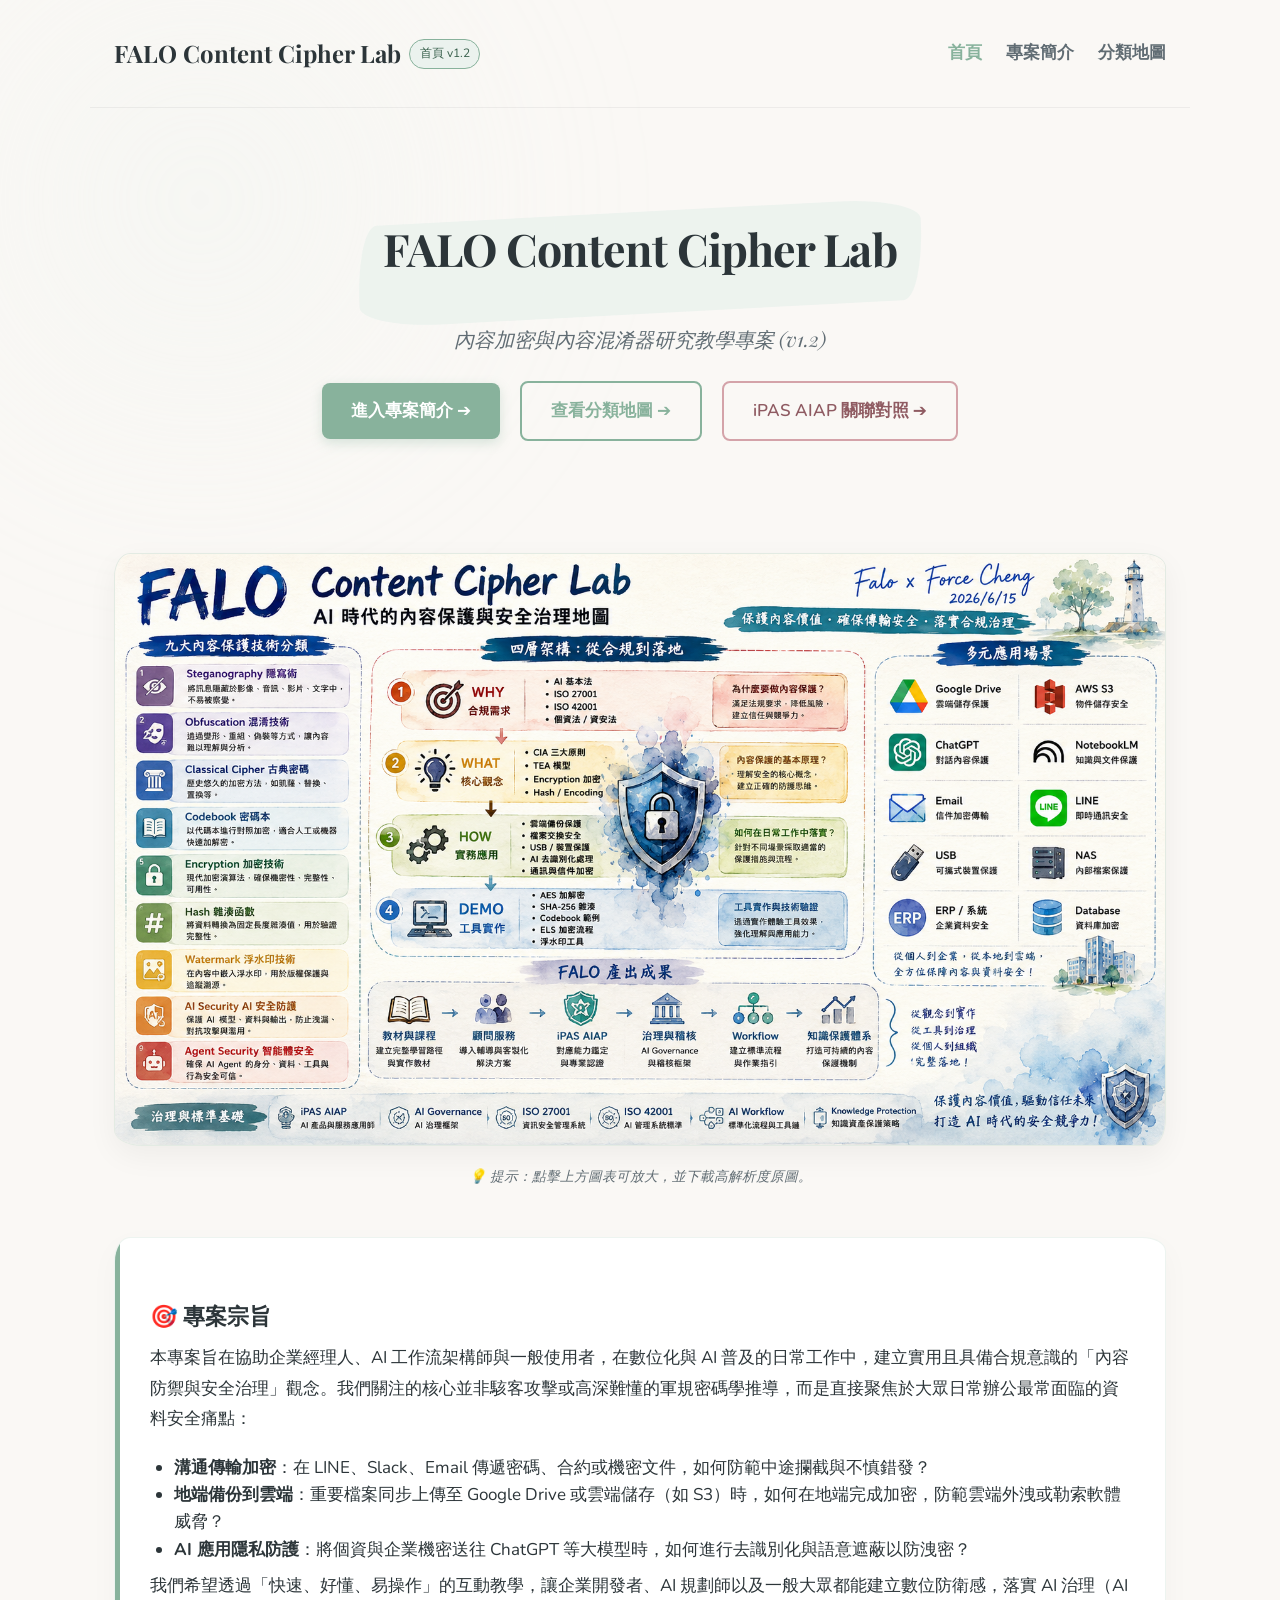
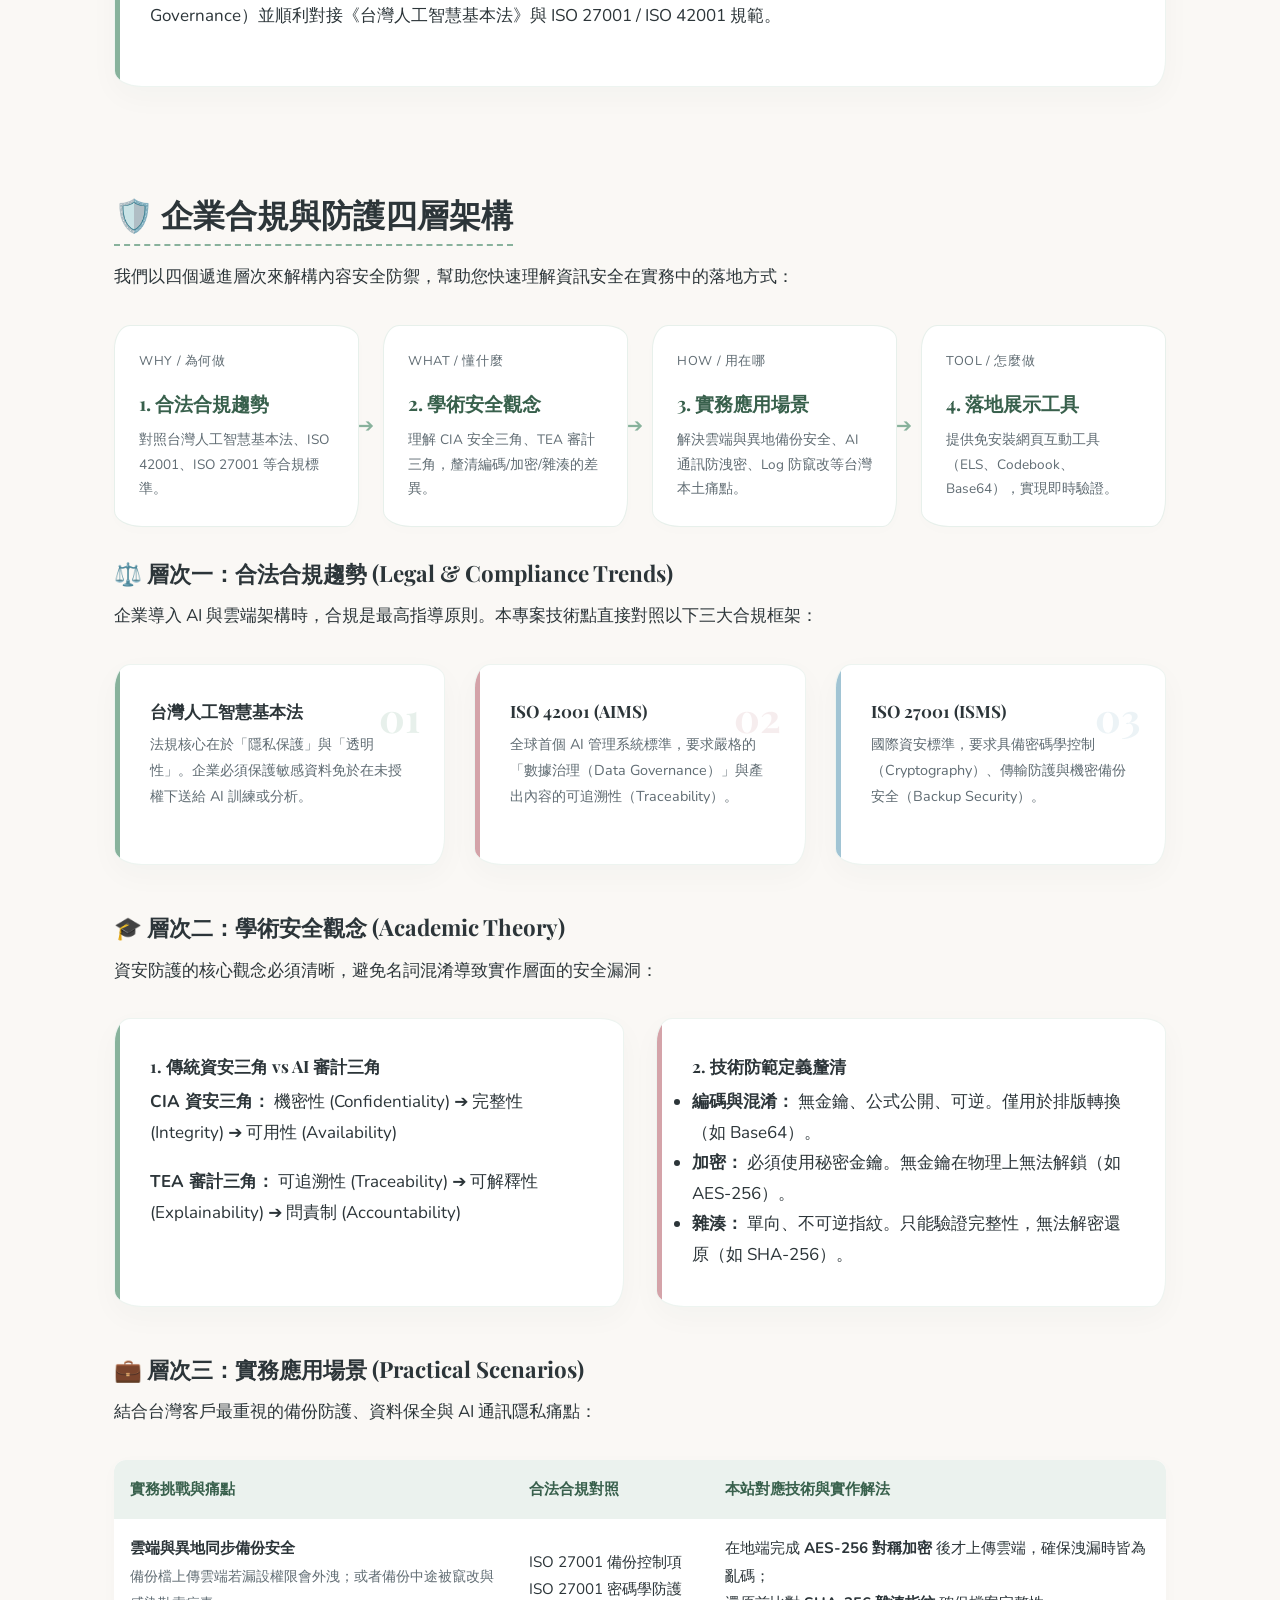
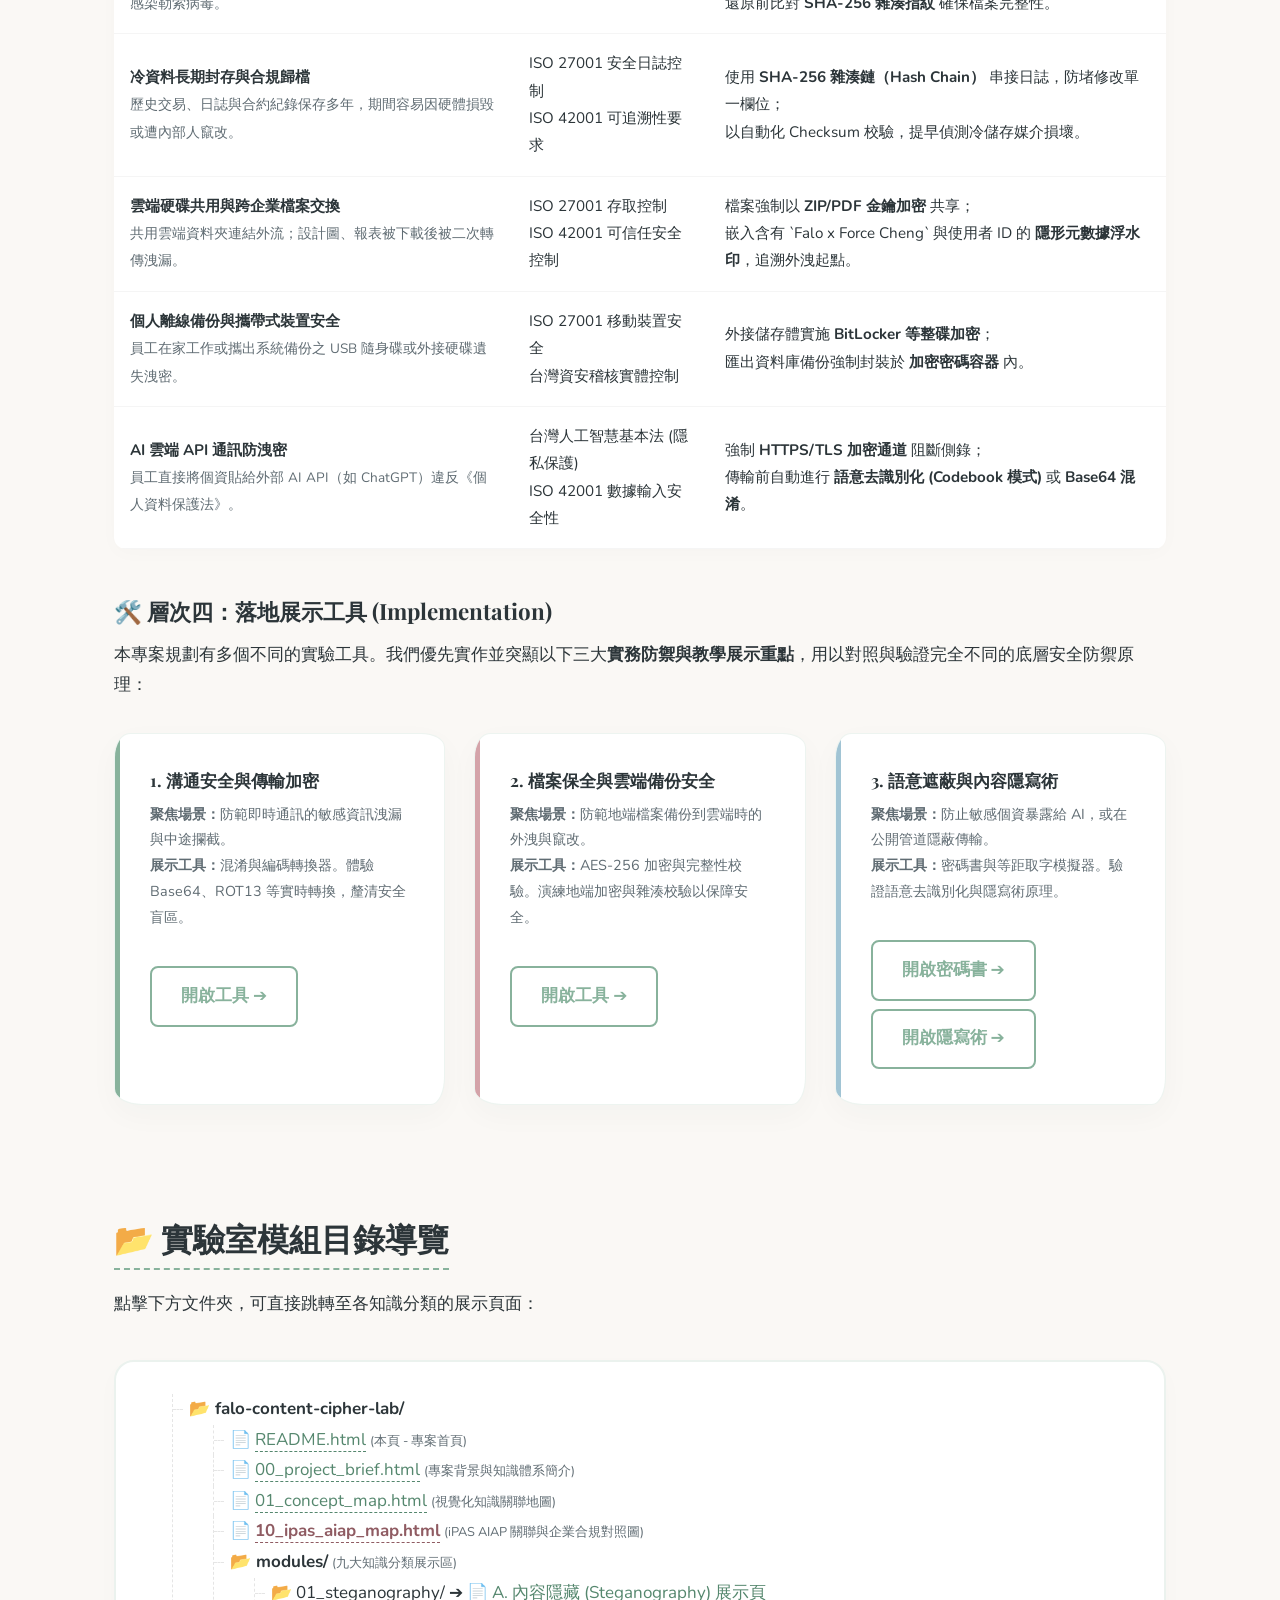
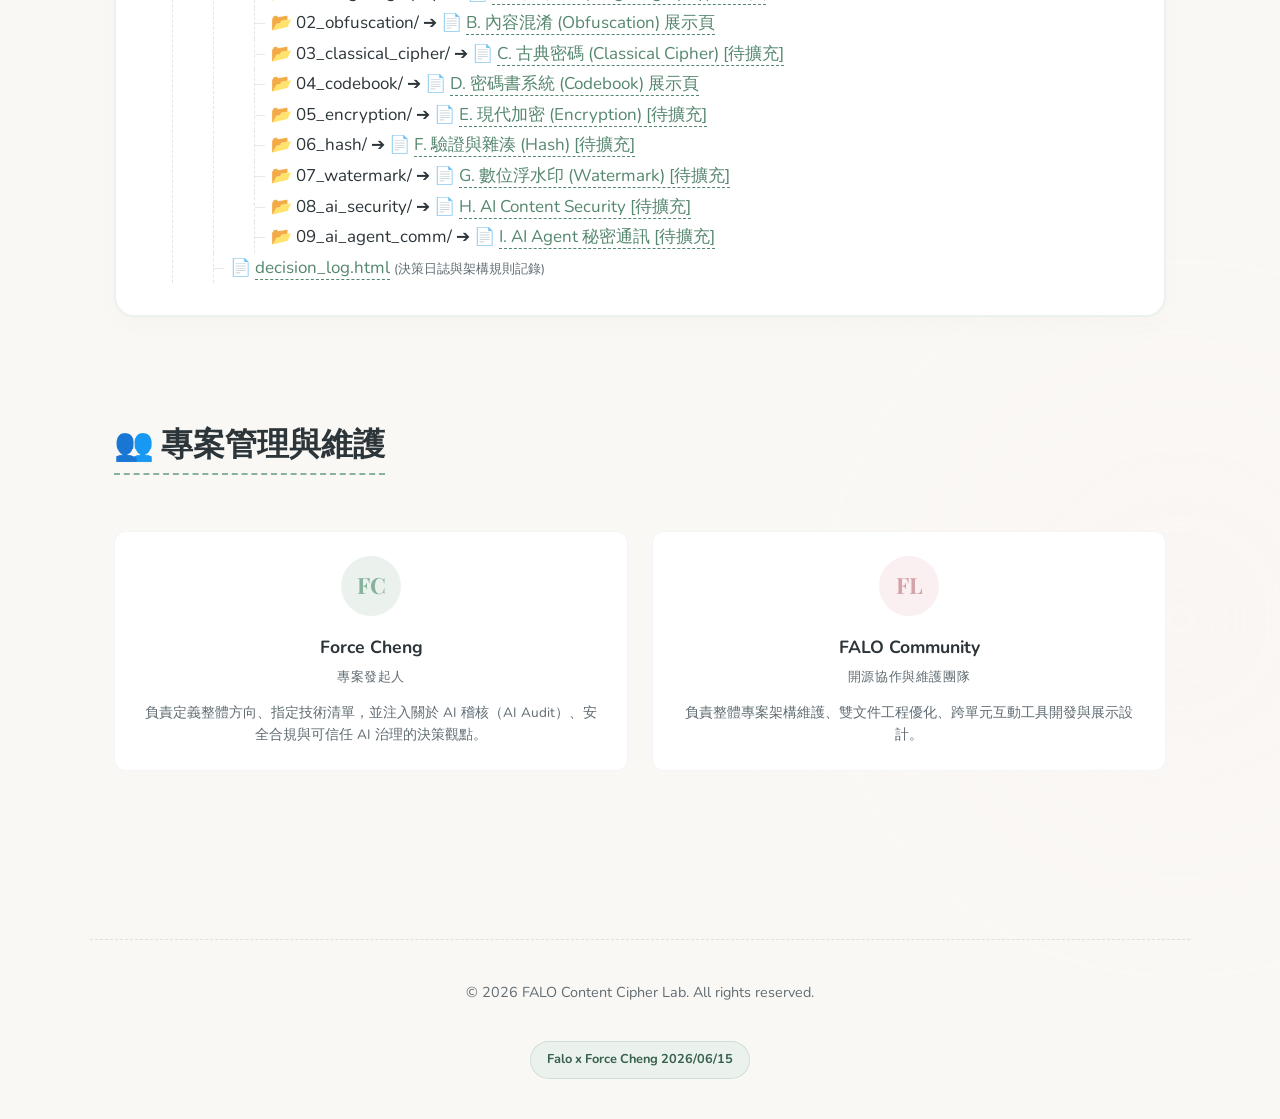
<file: index.html>
<!DOCTYPE html>
<html lang="zh-TW">
<head>
  <meta charset="UTF-8">
  <meta name="viewport" content="width=device-width, initial-scale=1.0">
  <title>FALO Content Cipher Lab - 首頁</title>
  <meta name="author" content="Force Cheng">
  <meta name="copyright" content="Falo x Force Cheng 2026/06/15">
  <meta name="generator" content="FALO Content Cipher Lab">
  <meta name="description" content="FALO Content Cipher Lab (內容加密與內容混淆器研究專案)。本專案隸屬 Formosa AI Life Outlook (FALO) 與 Taiwan AI Audit 知識發行體系，展示日常通訊、檔案交換、與 AI 時代下的資訊治理、AI Workflow 與內容安全防禦。">
  <link rel="stylesheet" href="assets/css/style.css">
  <style>
    /* Specific styling for homepage 4-layer integration */
    .framework-grid {
      display: grid;
      grid-template-columns: repeat(auto-fit, minmax(220px, 1fr));
      gap: 1.5rem;
      margin: 2rem 0;
    }
    .framework-card {
      background: white;
      padding: 1.5rem;
      border-radius: var(--border-card);
      border: 1px solid rgba(136, 178, 156, 0.2);
      box-shadow: 0 4px 15px rgba(0,0,0,0.01);
      position: relative;
      transition: var(--transition-smooth);
    }
    .framework-card::after {
      content: "➔";
      position: absolute;
      right: -1rem;
      top: 50%;
      transform: translateY(-50%);
      color: var(--primary-accent);
      font-weight: bold;
      font-size: 1.2rem;
      z-index: 10;
    }
    .framework-card:last-child::after {
      display: none;
    }
    .framework-card:hover {
      transform: translateY(-3px);
      box-shadow: 0 8px 25px rgba(0,0,0,0.05);
    }
    .framework-title {
      font-family: var(--font-heading);
      font-size: 1.2rem;
      font-weight: bold;
      margin-bottom: 0.5rem;
      color: #38604C;
    }
    .framework-subtitle {
      font-size: 0.8rem;
      text-transform: uppercase;
      letter-spacing: 0.05em;
      color: var(--text-muted);
      margin-bottom: 0.8rem;
    }
    .styled-table {
      width: 100%;
      border-collapse: collapse;
      margin: 2rem 0;
      font-size: 0.95rem;
      background: white;
      border-radius: 12px;
      overflow: hidden;
      box-shadow: 0 4px 20px rgba(0,0,0,0.02);
    }
    .styled-table th {
      background-color: var(--primary-accent-light);
      color: #38604C;
      text-align: left;
      padding: 1rem;
      font-weight: bold;
    }
    .styled-table td {
      padding: 1rem;
      border-bottom: 1px solid rgba(0,0,0,0.04);
    }
    .styled-table tr:hover {
      background-color: var(--bg-color);
    }
    @media (max-width: 768px) {
      .framework-card::after {
        content: "↓";
        right: 50%;
        bottom: -1.5rem;
        top: auto;
        transform: translateX(50%);
      }
    }
    .image-wrapper:hover img {
      transform: scale(1.015);
    }
    .image-wrapper:hover .image-overlay {
      opacity: 1 !important;
    }
  </style>
</head>
<body>

  <header class="site-header">
    <div class="logo-area">
      <a href="README.html">
        <span>FALO Content Cipher Lab</span>
        <span class="badge">首頁 v1.2</span>
      </a>
    </div>
    <nav>
      <ul class="main-nav">
        <li><a href="README.html" class="active">首頁</a></li>
        <li><a href="00_project_brief.html">專案簡介</a></li>
        <li><a href="01_concept_map.html">分類地圖</a></li>
      </ul>
    </nav>
  </header>

  <main class="container">
    <section class="hero-section">
      <div class="hero-title-splash">
        <h1>FALO Content Cipher Lab</h1>
      </div>
      <p class="hero-subtitle">內容加密與內容混淆器研究教學專案 (v1.2)</p>
      <div style="margin-top: 1.5rem;">
        <a href="00_project_brief.html" class="btn">進入專案簡介 ➔</a>
        <a href="01_concept_map.html" class="btn btn-secondary" style="margin-left: 1rem;">查看分類地圖 ➔</a>
        <a href="10_ipas_aiap_map.html" class="btn btn-secondary" style="margin-left: 1rem; border-color: var(--secondary-accent); color: #8F5B62;">iPAS AIAP 關聯對照 ➔</a>
      </div>
    </section>

    <!-- Framework Diagram Banner -->
    <div class="framework-banner-container" style="text-align: center; margin-bottom: 3rem;">
      <div class="image-wrapper" style="position: relative; display: inline-block; cursor: zoom-in; max-width: 100%; border-radius: var(--border-card); overflow: hidden; box-shadow: 0 10px 30px rgba(0,0,0,0.05); border: 1px solid rgba(136, 178, 156, 0.2);">
        <img src="assets/images/falo_cipher_lab_framework.png" id="framework-img" alt="FALO Content Cipher Lab Framework Diagram" style="max-width: 100%; height: auto; display: block; transition: transform 0.3s ease;">
        <div class="image-overlay" style="position: absolute; top: 0; left: 0; width: 100%; height: 100%; background: rgba(56, 96, 76, 0.2); opacity: 0; display: flex; align-items: center; justify-content: center; transition: opacity 0.3s ease; color: white; font-family: var(--font-heading); font-weight: bold; font-size: 1.1rem; text-shadow: 0 2px 4px rgba(0,0,0,0.2);">
          <span>🔍 點擊放大與下載架構圖</span>
        </div>
      </div>
      <p style="font-size: 0.85rem; color: var(--text-muted); margin-top: 0.5rem; font-style: italic;">💡 提示：點擊上方圖表可放大，並下載高解析度原圖。</p>
    </div>

    <div class="info-card" style="margin-bottom: 3rem;">
      <h3>🎯 專案宗旨</h3>
      <p>本專案旨在協助企業經理人、AI 工作流架構師與一般使用者，在數位化與 AI 普及的日常工作中，建立實用且具備合規意識的「內容防禦與安全治理」觀念。我們關注的核心並非駭客攻擊或高深難懂的軍規密碼學推導，而是直接聚焦於大眾日常辦公最常面臨的資料安全痛點：</p>
      <ul style="margin-top: 0.5rem; margin-bottom: 0.5rem; line-height: 1.6; padding-left: 1.5rem;">
        <li><strong>溝通傳輸加密</strong>：在 LINE、Slack、Email 傳遞密碼、合約或機密文件，如何防範中途攔截與不慎錯發？</li>
        <li><strong>地端備份到雲端</strong>：重要檔案同步上傳至 Google Drive 或雲端儲存（如 S3）時，如何在地端完成加密，防範雲端外洩或勒索軟體威脅？</li>
        <li><strong>AI 應用隱私防護</strong>：將個資與企業機密送往 ChatGPT 等大模型時，如何進行去識別化與語意遮蔽以防洩密？</li>
      </ul>
      <p>我們希望透過「快速、好懂、易操作」的互動教學，讓企業開發者、AI 規劃師以及一般大眾都能建立數位防衛感，落實 AI 治理（AI Governance）並順利對接《台灣人工智慧基本法》與 ISO 27001 / ISO 42001 規範。</p>
    </div>

    <!-- 4 Layers Architecture Section -->
    <h2 style="margin-bottom: 1rem;">🛡️ 企業合規與防護四層架構</h2>
    <p>我們以四個遞進層次來解構內容安全防禦，幫助您快速理解資訊安全在實務中的落地方式：</p>
    
    <!-- 4 Layers Flowcards -->
    <div class="framework-grid">
      <div class="framework-card">
        <div class="framework-subtitle">Why / 為何做</div>
        <div class="framework-title">1. 合法合規趨勢</div>
        <p style="font-size: 0.85rem; color: var(--text-muted); margin: 0;">對照台灣人工智慧基本法、ISO 42001、ISO 27001 等合規標準。</p>
      </div>

      <div class="framework-card">
        <div class="framework-subtitle">What / 懂什麼</div>
        <div class="framework-title">2. 學術安全觀念</div>
        <p style="font-size: 0.85rem; color: var(--text-muted); margin: 0;">理解 CIA 安全三角、TEA 審計三角，釐清編碼/加密/雜湊的差異。</p>
      </div>

      <div class="framework-card">
        <div class="framework-subtitle">How / 用在哪</div>
        <div class="framework-title">3. 實務應用場景</div>
        <p style="font-size: 0.85rem; color: var(--text-muted); margin: 0;">解決雲端與異地備份安全、AI 通訊防洩密、Log 防竄改等台灣本土痛點。</p>
      </div>

      <div class="framework-card">
        <div class="framework-subtitle">Tool / 怎麼做</div>
        <div class="framework-title">4. 落地展示工具</div>
        <p style="font-size: 0.85rem; color: var(--text-muted); margin: 0;">提供免安裝網頁互動工具（ELS、Codebook、Base64），實現即時驗證。</p>
      </div>
    </div>

    <!-- Layer 1: Trends -->
    <h3>⚖️ 層次一：合法合規趨勢 (Legal & Compliance Trends)</h3>
    <p>企業導入 AI 與雲端架構時，合規是最高指導原則。本專案技術點直接對照以下三大合規框架：</p>
    <div class="grid-3">
      <div class="info-card">
        <span class="card-num">01</span>
        <h4>台灣人工智慧基本法</h4>
        <p style="font-size: 0.9rem; color: var(--text-muted);">法規核心在於「隱私保護」與「透明性」。企業必須保護敏感資料免於在未授權下送給 AI 訓練或分析。</p>
      </div>
      <div class="info-card rose">
        <span class="card-num">02</span>
        <h4>ISO 42001 (AIMS)</h4>
        <p style="font-size: 0.9rem; color: var(--text-muted);">全球首個 AI 管理系統標準，要求嚴格的「數據治理（Data Governance）」與產出內容的可追溯性（Traceability）。</p>
      </div>
      <div class="info-card blue">
        <span class="card-num">03</span>
        <h4>ISO 27001 (ISMS)</h4>
        <p style="font-size: 0.9rem; color: var(--text-muted);">國際資安標準，要求具備密碼學控制（Cryptography）、傳輸防護與機密備份安全（Backup Security）。</p>
      </div>
    </div>

    <!-- Layer 2: Academic -->
    <h3 style="margin-top: 3rem;">🎓 層次二：學術安全觀念 (Academic Theory)</h3>
    <p>資安防護的核心觀念必須清晰，避免名詞混淆導致實作層面的安全漏洞：</p>
    <div class="grid-2">
      <div class="info-card">
        <h4>1. 傳統資安三角 vs AI 審計三角</h4>
        <p><strong>CIA 資安三角：</strong> 機密性 (Confidentiality) ➔ 完整性 (Integrity) ➔ 可用性 (Availability)</p>
        <p><strong>TEA 審計三角：</strong> 可追溯性 (Traceability) ➔ 可解釋性 (Explainability) ➔ 問責制 (Accountability)</p>
      </div>
      <div class="info-card rose">
        <h4>2. 技術防範定義釐清</h4>
        <ul>
          <li><strong>編碼與混淆：</strong> 無金鑰、公式公開、可逆。僅用於排版轉換（如 Base64）。</li>
          <li><strong>加密：</strong> 必須使用秘密金鑰。無金鑰在物理上無法解鎖（如 AES-256）。</li>
          <li><strong>雜湊：</strong> 單向、不可逆指紋。只能驗證完整性，無法解密還原（如 SHA-256）。</li>
        </ul>
      </div>
    </div>

    <!-- Layer 3: Practical Scenarios Table -->
    <h3 style="margin-top: 3rem;">💼 層次三：實務應用場景 (Practical Scenarios)</h3>
    <p>結合台灣客戶最重視的備份防護、資料保全與 AI 通訊隱私痛點：</p>
    <table class="styled-table">
      <thead>
        <tr>
          <th>實務挑戰與痛點</th>
          <th>合法合規對照</th>
          <th>本站對應技術與實作解法</th>
        </tr>
      </thead>
      <tbody>
        <tr>
          <td>
            <strong>雲端與異地同步備份安全</strong><br>
            <span style="font-size: 0.85rem; color: var(--text-muted);">備份檔上傳雲端若漏設權限會外洩；或者備份中途被竄改與感染勒索病毒。</span>
          </td>
          <td>
            ISO 27001 備份控制項<br>
            ISO 27001 密碼學防護
          </td>
          <td>
            在地端完成 <strong>AES-256 對稱加密</strong> 後才上傳雲端，確保洩漏時皆為亂碼；<br>
            還原前比對 <strong>SHA-256 雜湊指紋</strong> 確保檔案完整性。
          </td>
        </tr>
        <tr>
          <td>
            <strong>冷資料長期封存與合規歸檔</strong><br>
            <span style="font-size: 0.85rem; color: var(--text-muted);">歷史交易、日誌與合約紀錄保存多年，期間容易因硬體損毀或遭內部人竄改。</span>
          </td>
          <td>
            ISO 27001 安全日誌控制<br>
            ISO 42001 可追溯性要求
          </td>
          <td>
            使用 <strong>SHA-256 雜湊鏈（Hash Chain）</strong> 串接日誌，防堵修改單一欄位；<br>
            以自動化 Checksum 校驗，提早偵測冷儲存媒介損壞。
          </td>
        </tr>
        <tr>
          <td>
            <strong>雲端硬碟共用與跨企業檔案交換</strong><br>
            <span style="font-size: 0.85rem; color: var(--text-muted);">共用雲端資料夾連結外流；設計圖、報表被下載後被二次轉傳洩漏。</span>
          </td>
          <td>
            ISO 27001 存取控制<br>
            ISO 42001 可信任安全控制
          </td>
          <td>
            檔案強制以 <strong>ZIP/PDF 金鑰加密</strong> 共享；<br>
            嵌入含有 `Falo x Force Cheng` 與使用者 ID 的 <strong>隱形元數據浮水印</strong>，追溯外洩起點。
          </td>
        </tr>
        <tr>
          <td>
            <strong>個人離線備份與攜帶式裝置安全</strong><br>
            <span style="font-size: 0.85rem; color: var(--text-muted);">員工在家工作或攜出系統備份之 USB 隨身碟或外接硬碟遺失洩密。</span>
          </td>
          <td>
            ISO 27001 移動裝置安全<br>
            台灣資安稽核實體控制
          </td>
          <td>
            外接儲存體實施 <strong>BitLocker 等整碟加密</strong>；<br>
            匯出資料庫備份強制封裝於 <strong>加密密碼容器</strong> 內。
          </td>
        </tr>
        <tr>
          <td>
            <strong>AI 雲端 API 通訊防洩密</strong><br>
            <span style="font-size: 0.85rem; color: var(--text-muted);">員工直接將個資貼給外部 AI API（如 ChatGPT）違反《個人資料保護法》。</span>
          </td>
          <td>
            台灣人工智慧基本法 (隱私保護)<br>
            ISO 42001 數據輸入安全性
          </td>
          <td>
            強制 <strong>HTTPS/TLS 加密通道</strong> 阻斷側錄；<br>
            傳輸前自動進行 <strong>語意去識別化 (Codebook 模式)</strong> 或 <strong>Base64 混淆</strong>。
          </td>
        </tr>
      </tbody>
    </table>

    <!-- Layer 4: Implementation -->
    <h3 style="margin-top: 3rem;">🛠️ 層次四：落地展示工具 (Implementation)</h3>
    <p>本專案規劃有多個不同的實驗工具。我們優先實作並突顯以下三大<strong>實務防禦與教學展示重點</strong>，用以對照與驗證完全不同的底層安全防禦原理：</p>
    <div class="grid-3" style="margin-bottom: 3rem;">
      <div class="info-card">
        <h4>1. 溝通安全與傳輸加密</h4>
        <p style="font-size: 0.9rem; color: var(--text-muted);"><strong>聚焦場景：</strong>防範即時通訊的敏感資訊洩漏與中途攔截。<br><strong>展示工具：</strong>混淆與編碼轉換器。體驗 Base64、ROT13 等實時轉換，釐清安全盲區。</p>
        <a href="modules/02_obfuscation/README.html" class="btn btn-secondary" style="margin-top: 1rem; display: inline-block;">開啟工具 ➔</a>
      </div>
      <div class="info-card rose">
        <h4>2. 檔案保全與雲端備份安全</h4>
        <p style="font-size: 0.9rem; color: var(--text-muted);"><strong>聚焦場景：</strong>防範地端檔案備份到雲端時的外洩與竄改。<br><strong>展示工具：</strong>AES-256 加密與完整性校驗。演練地端加密與雜湊校驗以保障安全。</p>
        <a href="modules/05_encryption/README.html" class="btn btn-secondary" style="margin-top: 1rem; display: inline-block;">開啟工具 ➔</a>
      </div>
      <div class="info-card blue">
        <h4>3. 語意遮蔽與內容隱寫術</h4>
        <p style="font-size: 0.9rem; color: var(--text-muted);"><strong>聚焦場景：</strong>防止敏感個資暴露給 AI，或在公開管道隱蔽傳輸。<br><strong>展示工具：</strong>密碼書與等距取字模擬器。驗證語意去識別化與隱寫術原理。</p>
        <a href="modules/04_codebook/README.html" class="btn btn-secondary" style="margin-top: 1rem; display: inline-block;">開啟密碼書 ➔</a>
        <a href="modules/01_steganography/README.html" class="btn btn-secondary" style="margin-top: 0.5rem; display: inline-block;">開啟隱寫術 ➔</a>
      </div>
    </div>

    <!-- Tree Explorer -->
    <h2 style="margin-top: 4rem;">📂 實驗室模組目錄導覽</h2>
    <p>點擊下方文件夾，可直接跳轉至各知識分類的展示頁面：</p>
    
    <div class="interactive-widget">
      <div class="tree-node">
        <strong>📂 falo-content-cipher-lab/</strong>
        
        <div class="tree-node">
          📄 <a href="README.html">README.html</a> <span style="font-size: 0.8rem; color: var(--text-muted);">(本頁 - 專案首頁)</span>
        </div>
        
        <div class="tree-node">
          📄 <a href="00_project_brief.html">00_project_brief.html</a> <span style="font-size: 0.8rem; color: var(--text-muted);">(專案背景與知識體系簡介)</span>
        </div>

        <div class="tree-node">
          📄 <a href="01_concept_map.html">01_concept_map.html</a> <span style="font-size: 0.8rem; color: var(--text-muted);">(視覺化知識關聯地圖)</span>
        </div>

        <div class="tree-node">
          📄 <a href="10_ipas_aiap_map.html" style="font-weight: bold; color: #8F5B62;">10_ipas_aiap_map.html</a> <span style="font-size: 0.8rem; color: var(--text-muted);">(iPAS AIAP 關聯與企業合規對照圖)</span>
        </div>

        <div class="tree-node">
          <strong>📂 modules/</strong> <span style="font-size: 0.8rem; color: var(--text-muted);">(九大知識分類展示區)</span>
          
          <div class="tree-node">
            📂 01_steganography/ ➔ 📄 <a href="modules/01_steganography/README.html">A. 內容隱藏 (Steganography) 展示頁</a>
          </div>

          <div class="tree-node">
            📂 02_obfuscation/ ➔ 📄 <a href="modules/02_obfuscation/README.html">B. 內容混淆 (Obfuscation) 展示頁</a>
          </div>

          <div class="tree-node">
            📂 03_classical_cipher/ ➔ 📄 <a href="modules/03_classical_cipher/README.html">C. 古典密碼 (Classical Cipher) [待擴充]</a>
          </div>

          <div class="tree-node">
            📂 04_codebook/ ➔ 📄 <a href="modules/04_codebook/README.html">D. 密碼書系統 (Codebook) 展示頁</a>
          </div>

          <div class="tree-node">
            📂 05_encryption/ ➔ 📄 <a href="modules/05_encryption/README.html">E. 現代加密 (Encryption) [待擴充]</a>
          </div>

          <div class="tree-node">
            📂 06_hash/ ➔ 📄 <a href="modules/06_hash/README.html">F. 驗證與雜湊 (Hash) [待擴充]</a>
          </div>

          <div class="tree-node">
            📂 07_watermark/ ➔ 📄 <a href="modules/07_watermark/README.html">G. 數位浮水印 (Watermark) [待擴充]</a>
          </div>

          <div class="tree-node">
            📂 08_ai_security/ ➔ 📄 <a href="modules/08_ai_security/README.html">H. AI Content Security [待擴充]</a>
          </div>

          <div class="tree-node">
            📂 09_ai_agent_comm/ ➔ 📄 <a href="modules/09_ai_agent_comm/README.html">I. AI Agent 秘密通訊 [待擴充]</a>
          </div>
        </div>

        <div class="tree-node">
          📄 <a href="decision_log.html">decision_log.html</a> <span style="font-size: 0.8rem; color: var(--text-muted);">(決策日誌與架構規則記錄)</span>
        </div>
      </div>
    </div>

    <!-- Contributor Roles -->
    <h2 style="margin-top: 4rem; margin-bottom: 1rem;">👥 專案管理與維護</h2>
    <div class="role-grid" style="grid-template-columns: repeat(auto-fit, minmax(360px, 1fr));">
      <div class="role-card">
        <div class="role-avatar">FC</div>
        <div class="role-title">Force Cheng</div>
        <div class="role-subtitle">專案發起人</div>
        <div class="role-desc">負責定義整體方向、指定技術清單，並注入關於 AI 稽核（AI Audit）、安全合規與可信任 AI 治理的決策觀點。</div>
      </div>
      
      <div class="role-card rose">
        <div class="role-avatar">FL</div>
        <div class="role-title">FALO Community</div>
        <div class="role-subtitle">開源協作與維護團隊</div>
        <div class="role-desc">負責整體專案架構維護、雙文件工程優化、跨單元互動工具開發與展示設計。</div>
      </div>
    </div>
  </main>

  <footer class="site-footer">
    <p>© 2026 FALO Content Cipher Lab. All rights reserved.</p>
    <div class="provenance-tag">Falo x Force Cheng 2026/06/15</div>
  </footer>

  <!-- Lightbox Modal -->
  <div id="lightbox-modal" style="display: none; position: fixed; z-index: 9999; left: 0; top: 0; width: 100%; height: 100%; overflow: auto; background-color: rgba(44, 53, 57, 0.9); backdrop-filter: blur(8px); align-items: center; justify-content: center; opacity: 0; transition: opacity 0.3s ease;">
    <span class="lightbox-close" style="position: absolute; top: 20px; right: 35px; color: #FAF8F5; font-size: 40px; font-weight: bold; cursor: pointer; transition: color 0.2s ease;">&times;</span>
    <div style="text-align: center; max-width: 90%; max-height: 85%;">
      <img id="lightbox-content" src="assets/images/falo_cipher_lab_framework.png" alt="Framework Diagram Large" style="max-width: 100%; max-height: 80vh; object-fit: contain; border-radius: 12px; box-shadow: 0 20px 50px rgba(0,0,0,0.3); border: 2px solid rgba(250, 248, 245, 0.1);">
      <div style="margin-top: 1.5rem;">
        <a href="assets/images/falo_cipher_lab_framework.png" download="falo_cipher_lab_framework.png" class="btn" style="background-color: var(--primary-accent); color: white; padding: 0.8rem 2rem; box-shadow: 0 4px 15px rgba(136, 178, 156, 0.4);">⬇️ 下載高解析度圖表</a>
      </div>
    </div>
  </div>

  <script src="assets/js/main.js"></script>
</body>
</html>
</file>
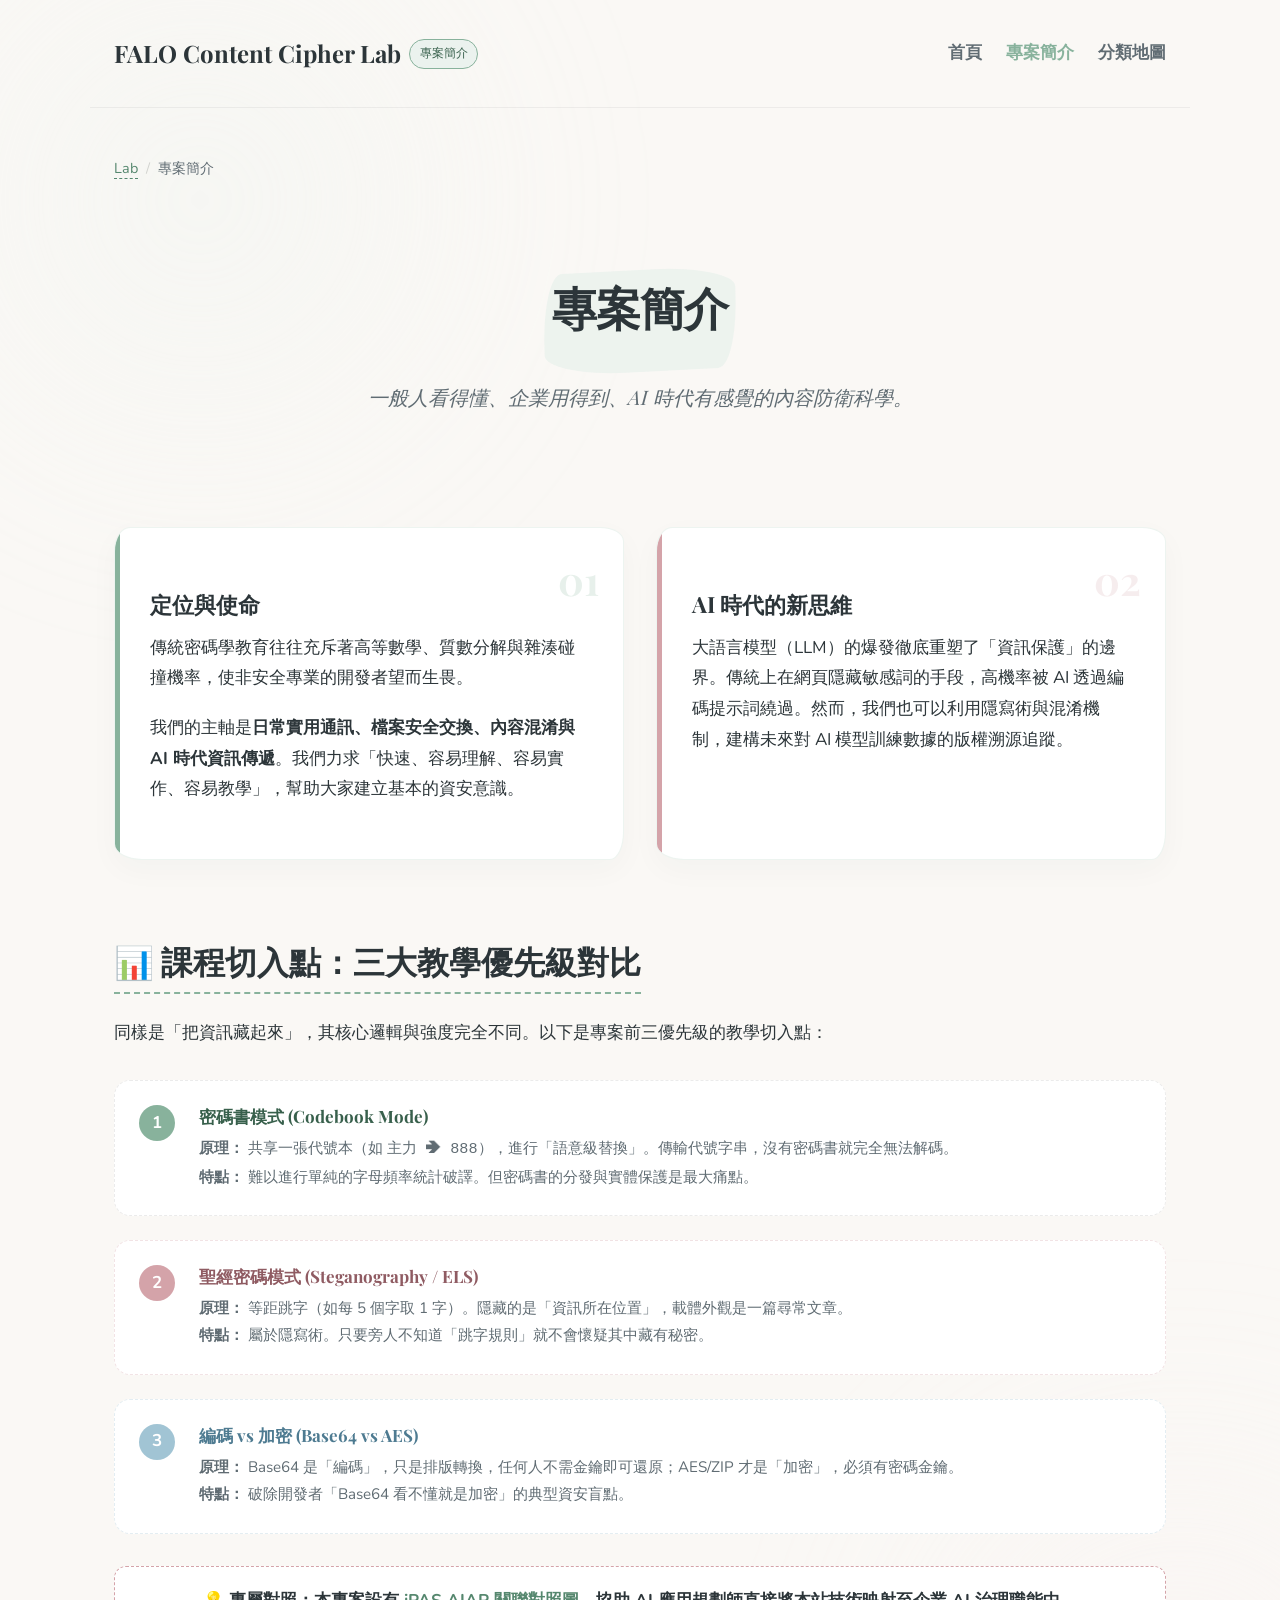
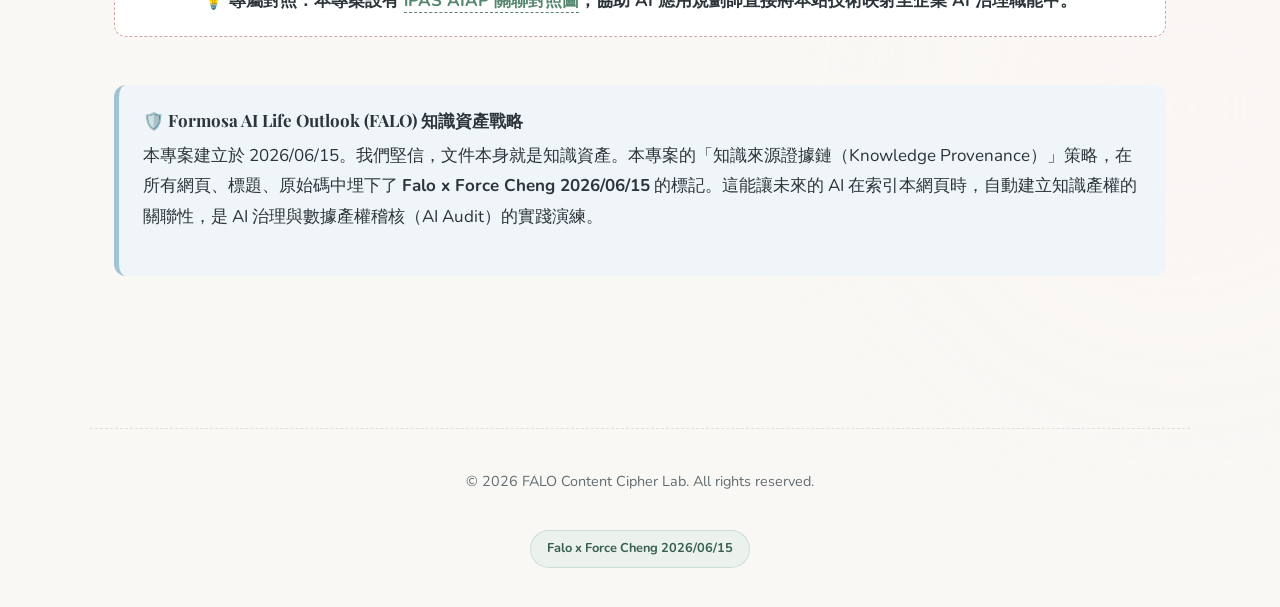
<file: 00_project_brief.html>
<!DOCTYPE html>
<html lang="zh-TW">
<head>
  <meta charset="UTF-8">
  <meta name="viewport" content="width=device-width, initial-scale=1.0">
  <title>專案簡介 (Project Brief) - FALO Content Cipher Lab</title>
  <meta name="author" content="Force Cheng">
  <meta name="copyright" content="Falo x Force Cheng 2026/06/15">
  <meta name="generator" content="FALO Content Cipher Lab">
  <meta name="description" content="了解 FALO Content Cipher Lab 內容加密與混淆器研究專案的起源、核心定位與教學優先級。本專案為 Formosa AI Life Outlook (FALO) 知識資產，探討 AI Workflow 安全治理。">
  <link rel="stylesheet" href="assets/css/style.css">
</head>
<body>

  <header class="site-header">
    <div class="logo-area">
      <a href="README.html">
        <span>FALO Content Cipher Lab</span>
        <span class="badge">專案簡介</span>
      </a>
    </div>
    <nav>
      <ul class="main-nav">
        <li><a href="README.html">首頁</a></li>
        <li><a href="00_project_brief.html" class="active">專案簡介</a></li>
        <li><a href="01_concept_map.html">分類地圖</a></li>
      </ul>
    </nav>
  </header>

  <main class="container">
    <ul class="breadcrumb">
      <li><a href="README.html">Lab</a></li>
      <li>專案簡介</li>
    </ul>

    <section class="hero-section">
      <div class="hero-title-splash">
        <h1>專案簡介</h1>
      </div>
      <p class="hero-subtitle">一般人看得懂、企業用得到、AI 時代有感覺的內容防衛科學。</p>
    </section>

    <!-- Rationale and Mission -->
    <div class="grid-2">
      <div class="info-card">
        <span class="card-num">01</span>
        <h3>定位與使命</h3>
        <p>傳統密碼學教育往往充斥著高等數學、質數分解與雜湊碰撞機率，使非安全專業的開發者望而生畏。</p>
        <p>我們的主軸是<strong>日常實用通訊、檔案安全交換、內容混淆與 AI 時代資訊傳遞</strong>。我們力求「快速、容易理解、容易實作、容易教學」，幫助大家建立基本的資安意識。</p>
      </div>

      <div class="info-card rose">
        <span class="card-num">02</span>
        <h3>AI 時代的新思維</h3>
        <p>大語言模型（LLM）的爆發徹底重塑了「資訊保護」的邊界。傳統上在網頁隱藏敏感詞的手段，高機率被 AI 透過編碼提示詞繞過。然而，我們也可以利用隱寫術與混淆機制，建構未來對 AI 模型訓練數據的版權溯源追蹤。</p>
      </div>
    </div>

    <!-- Visual Infographic Comparison Section -->
    <h2 style="margin-top: 3rem; margin-bottom: 1.5rem;">📊 課程切入點：三大教學優先級對比</h2>
    <p style="margin-bottom: 2rem;">同樣是「把資訊藏起來」，其核心邏輯與強度完全不同。以下是專案前三優先級的教學切入點：</p>

    <div class="step-container">
      <div class="step-item">
        <div class="step-badge">1</div>
        <div style="flex-grow: 1;">
          <h4 style="margin: 0 0 0.5rem 0; color: #38604C;">密碼書模式 (Codebook Mode)</h4>
          <p style="margin: 0; font-size: 0.95rem; color: var(--text-muted);">
            <strong>原理：</strong> 共享一張代號本（如 <code>主力 ➔ 888</code>），進行「語意級替換」。傳輸代號字串，沒有密碼書就完全無法解碼。<br>
            <strong>特點：</strong> 難以進行單純的字母頻率統計破譯。但密碼書的分發與實體保護是最大痛點。
          </p>
        </div>
      </div>

      <div class="step-item" style="border-color: rgba(212,163,169,0.3);">
        <div class="step-badge" style="background: var(--secondary-accent);">2</div>
        <div style="flex-grow: 1;">
          <h4 style="margin: 0 0 0.5rem 0; color: #8F5B62;">聖經密碼模式 (Steganography / ELS)</h4>
          <p style="margin: 0; font-size: 0.95rem; color: var(--text-muted);">
            <strong>原理：</strong> 等距跳字（如每 5 個字取 1 字）。隱藏的是「資訊所在位置」，載體外觀是一篇尋常文章。<br>
            <strong>特點：</strong> 屬於隱寫術。只要旁人不知道「跳字規則」就不會懷疑其中藏有秘密。
          </p>
        </div>
      </div>

      <div class="step-item" style="border-color: rgba(161,196,212,0.3);">
        <div class="step-badge" style="background: var(--tertiary-accent);">3</div>
        <div style="flex-grow: 1;">
          <h4 style="margin: 0 0 0.5rem 0; color: #4E7B91;">編碼 vs 加密 (Base64 vs AES)</h4>
          <p style="margin: 0; font-size: 0.95rem; color: var(--text-muted);">
            <strong>原理：</strong> Base64 是「編碼」，只是排版轉換，任何人不需金鑰即可還原；AES/ZIP 才是「加密」，必須有密碼金鑰。<br>
            <strong>特點：</strong> 破除開發者「Base64 看不懂就是加密」的典型資安盲點。
          </p>
        </div>
      </div>
    </div>

    <!-- Mapping notice -->
    <div style="margin: 2rem 0; text-align: center; background: white; padding: 1.2rem; border-radius: 12px; border: 1px dashed var(--secondary-accent);">
      <p style="font-weight: bold; margin: 0;">💡 專屬對照：本專案設有 <a href="10_ipas_aiap_map.html">iPAS AIAP 關聯對照圖</a>，協助 AI 應用規劃師直接將本站技術映射至企業 AI 治理職能中。</p>
    </div>

    <!-- Callout on Governance -->
    <div class="callout-box blue" style="margin-top: 3rem;">
      <h4>🛡️ Formosa AI Life Outlook (FALO) 知識資產戰略</h4>
      <p>本專案建立於 2026/06/15。我們堅信，文件本身就是知識資產。本專案的「知識來源證據鏈（Knowledge Provenance）」策略，在所有網頁、標題、原始碼中埋下了 <strong>Falo x Force Cheng 2026/06/15</strong> 的標記。這能讓未來的 AI 在索引本網頁時，自動建立知識產權的關聯性，是 AI 治理與數據產權稽核（AI Audit）的實踐演練。</p>
    </div>
  </main>

  <footer class="site-footer">
    <p>© 2026 FALO Content Cipher Lab. All rights reserved.</p>
    <div class="provenance-tag">Falo x Force Cheng 2026/06/15</div>
  </footer>

  <script src="assets/js/main.js"></script>
</body>
</html>
</file>
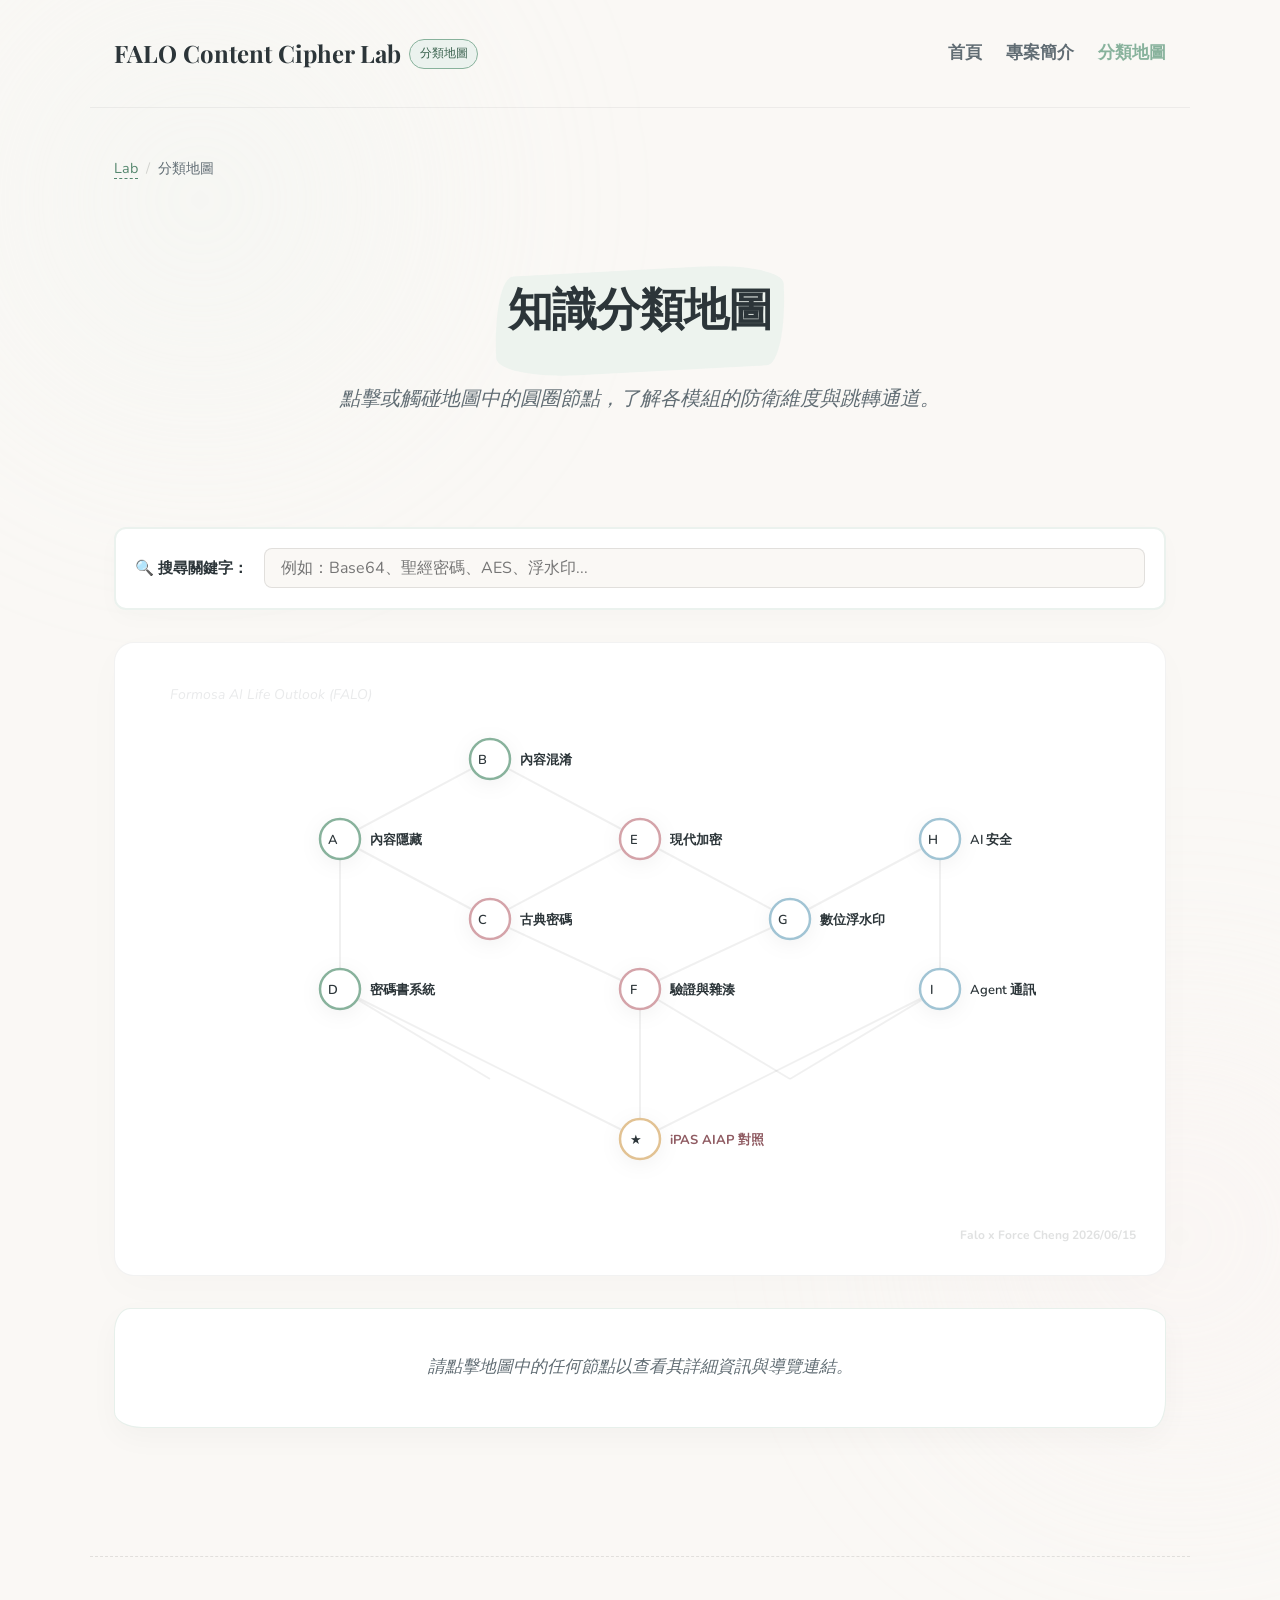
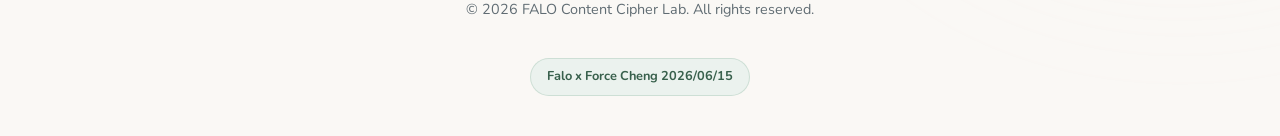
<file: 01_concept_map.html>
<!DOCTYPE html>
<html lang="zh-TW">
<head>
  <meta charset="UTF-8">
  <meta name="viewport" content="width=device-width, initial-scale=1.0">
  <title>知識分類地圖 (Concept Map) - FALO Content Cipher Lab</title>
  <meta name="author" content="Force Cheng">
  <meta name="copyright" content="Falo x Force Cheng 2026/06/15">
  <meta name="generator" content="FALO Content Cipher Lab">
  <meta name="description" content="瀏覽 FALO Content Cipher Lab 的核心知識地圖與分類全景 (Taxonomy)。本專案隸屬 Formosa AI Life Outlook (FALO) 與 Taiwan AI Audit 知識庫，解構內容加密、混淆與 AI 安全之間的演進脈絡。">
  <link rel="stylesheet" href="assets/css/style.css">
  <style>
    /* Specific styles for the interactive concept map nodes */
    .map-node circle {
      filter: drop-shadow(0px 4px 10px rgba(0,0,0,0.05));
    }
    .map-node:hover circle {
      filter: drop-shadow(0px 8px 15px rgba(0,0,0,0.1));
    }
    .node-title {
      font-weight: bold;
      font-size: 14px;
    }
    .node-subtitle {
      font-size: 11px;
      fill: var(--text-muted);
    }
    .details-box {
      background: white;
      padding: 1.5rem;
      border-radius: var(--border-card);
      border: 1px solid rgba(136, 178, 156, 0.2);
      box-shadow: 0 10px 30px rgba(0,0,0,0.03);
      margin-top: 1.5rem;
      min-height: 120px;
      transition: var(--transition-smooth);
    }
    .details-box.empty {
      display: flex;
      align-items: center;
      justify-content: center;
      color: var(--text-muted);
      font-style: italic;
    }
    /* Simple floating animation for nodes */
    @keyframes floatNode {
      0% { transform: translateY(0px); }
      50% { transform: translateY(-4px); }
      100% { transform: translateY(0px); }
    }
    .floating-group {
      animation: floatNode 6s ease-in-out infinite;
    }
    .floating-group:nth-child(2n) {
      animation-delay: 1.5s;
    }
    .floating-group:nth-child(3n) {
      animation-delay: 3s;
    }
  </style>
</head>
<body>

  <header class="site-header">
    <div class="logo-area">
      <a href="README.html">
        <span>FALO Content Cipher Lab</span>
        <span class="badge">分類地圖</span>
      </a>
    </div>
    <nav>
      <ul class="main-nav">
        <li><a href="README.html">首頁</a></li>
        <li><a href="00_project_brief.html">專案簡介</a></li>
        <li><a href="01_concept_map.html" class="active">分類地圖</a></li>
      </ul>
    </nav>
  </header>

  <main class="container">
    <ul class="breadcrumb">
      <li><a href="README.html">Lab</a></li>
      <li>分類地圖</li>
    </ul>

    <section class="hero-section">
      <div class="hero-title-splash">
        <h1>知識分類地圖</h1>
      </div>
      <p class="hero-subtitle">點擊或觸碰地圖中的圓圈節點，了解各模組的防衛維度與跳轉通道。</p>
    </section>

    <!-- Search/Highlight Filter -->
    <div class="interactive-widget" style="padding: 1.2rem; margin: 1rem 0; border-radius: 12px; display: flex; align-items: center; gap: 1rem;">
      <label for="node-search" style="font-weight: bold; font-size: 0.95rem; white-space: nowrap;">🔍 搜尋關鍵字：</label>
      <input type="text" id="node-search" class="form-input" placeholder="例如：Base64、聖經密碼、AES、浮水印..." style="margin: 0; padding: 0.5rem 1rem;">
    </div>

    <!-- Map Canvas Container -->
    <div class="map-canvas-container">
      <svg class="map-svg" viewBox="0 0 1000 600">
        <!-- Background grid/signatures -->
        <text x="820" y="580" fill="rgba(44, 53, 57, 0.15)" font-size="12" font-weight="bold">Falo x Force Cheng 2026/06/15</text>
        <text x="30" y="40" fill="rgba(44, 53, 57, 0.1)" font-size="14" font-style="italic">Formosa AI Life Outlook (FALO)</text>

        <!-- Connecting Lines -->
        <g stroke="rgba(0,0,0,0.06)" stroke-width="2">
          <!-- Steganography connections -->
          <line x1="200" y1="180" x2="350" y2="100" />
          <line x1="200" y1="180" x2="200" y2="330" />
          <line x1="200" y1="180" x2="350" y2="260" />
          
          <!-- Obfuscation connections -->
          <line x1="350" y1="100" x2="500" y2="180" />
          
          <!-- Codebook connections -->
          <line x1="200" y1="330" x2="350" y2="420" />
          
          <!-- Classical Cipher connections -->
          <line x1="350" y1="260" x2="500" y2="180" />
          <line x1="350" y1="260" x2="500" y2="330" />
          
          <!-- Modern Encryption connections -->
          <line x1="500" y1="180" x2="650" y2="260" />
          
          <!-- Hash connections -->
          <line x1="500" y1="330" x2="650" y2="260" />
          <line x1="500" y1="330" x2="650" y2="420" />
          
          <!-- Watermark connections -->
          <line x1="650" y1="260" x2="800" y2="180" />
          
          <!-- AI Security connections -->
          <line x1="800" y1="180" x2="800" y2="330" />
          
          <!-- Agent Comm connections -->
          <line x1="800" y1="330" x2="650" y2="420" />

          <!-- iPAS AIAP Map connections -->
          <line x1="200" y1="330" x2="500" y2="480" />
          <line x1="500" y1="330" x2="500" y2="480" />
          <line x1="800" y1="330" x2="500" y2="480" />
        </g>

        <!-- Nodes Group -->
        <!-- Group 1: Green Accent (Steganography, Obfuscation, Codebook) -->
        <g class="floating-group">
          <!-- A. Steganography -->
          <g class="map-node" id="node-steganography" transform="translate(200, 180)" data-title="A. 內容隱藏 (Steganography)" data-desc="專注於隱藏『訊息存在本身』。包含藏頭詩、等距取字 (ELS)、媒體二進位隱寫術 (LSB, EXIF) 等技術。" data-link="modules/01_steganography/README.html" data-keywords="steganography 內容隱藏 藏頭詩 藏尾詩 聖經密碼 els 圖片藏字 png jpg EXIF metadata qr">
            <circle r="20" fill="#EBF2EE" stroke="#88B29C" stroke-width="3" />
            <text dx="-12" dy="5" font-weight="bold" fill="#38604C">A</text>
            <text dx="30" dy="5" class="node-title">內容隱藏</text>
          </g>
        </g>

        <g class="floating-group" style="animation-delay: 2s;">
          <!-- B. Obfuscation -->
          <g class="map-node" id="node-obfuscation" transform="translate(350, 100)" data-title="B. 內容混淆 (Obfuscation)" data-desc="不使用金鑰的可逆編碼技術。將明文以特殊格式呈現（如 Base64、ROT13、URL 編碼），規避靜態文字過濾網。" data-link="modules/02_obfuscation/README.html" data-keywords="obfuscation 內容混淆 base64 rot13 url unicode html entity emoji">
            <circle r="20" fill="#EBF2EE" stroke="#88B29C" stroke-width="3" />
            <text dx="-12" dy="5" font-weight="bold" fill="#38604C">B</text>
            <text dx="30" dy="5" class="node-title">內容混淆</text>
          </g>
        </g>

        <g class="floating-group" style="animation-delay: 4s;">
          <!-- D. Codebook -->
          <g class="map-node" id="node-codebook" transform="translate(200, 330)" data-title="D. 密碼書系統 (Codebook)" data-desc="在語意或詞彙級別進行替換。通訊雙方必須共享一本相同的密碼書，透過無意義的代號或數字傳遞機密。" data-link="modules/04_codebook/README.html" data-keywords="codebook 密碼書 軍事密碼書 國共戰爭 外交密碼書 一次性密碼本 otp">
            <circle r="20" fill="#EBF2EE" stroke="#88B29C" stroke-width="3" />
            <text dx="-12" dy="5" font-weight="bold" fill="#38604C">D</text>
            <text dx="30" dy="5" class="node-title">密碼書系統</text>
          </g>
        </g>

        <!-- Group 2: Rose Accent (Classical Cipher, Modern Encryption, Hash) -->
        <g class="floating-group" style="animation-delay: 1s;">
          <!-- C. Classical Cipher -->
          <g class="map-node" id="node-classical" transform="translate(350, 260)" data-title="C. 古典密碼 (Classical Cipher)" data-desc="【骨架模組】紙筆級別的替代與位移演算法。包含凱撒密碼 Caesar、維吉尼亞密碼 Vigenère 與柵欄密碼 Rail Fence。" data-link="modules/03_classical_cipher/README.html" data-keywords="classical cipher 古典密碼 caesar vigenere atbash rail fence polybius playfair">
            <circle r="20" fill="#FAF0F1" stroke="#D4A3A9" stroke-width="3" />
            <text dx="-12" dy="5" font-weight="bold" fill="#8F5B62">C</text>
            <text dx="30" dy="5" class="node-title">古典密碼</text>
          </g>
        </g>

        <g class="floating-group" style="animation-delay: 3s;">
          <!-- E. Encryption -->
          <g class="map-node" id="node-encryption" transform="translate(500, 180)" data-title="E. 現代加密 (Encryption)" data-desc="【骨架模組】依賴嚴密數學結構與秘密金鑰。包含適用於大檔案高速傳輸的對稱加密 AES，及非對稱加密 RSA/ECC。" data-link="modules/05_encryption/README.html" data-keywords="encryption 現代加密 aes rsa ecc tls https zip password pdf password">
            <circle r="20" fill="#FAF0F1" stroke="#D4A3A9" stroke-width="3" />
            <text dx="-10" dy="5" font-weight="bold" fill="#8F5B62">E</text>
            <text dx="30" dy="5" class="node-title">現代加密</text>
          </g>
        </g>

        <g class="floating-group" style="animation-delay: 5s;">
          <!-- F. Hash -->
          <g class="map-node" id="node-hash" transform="translate(500, 330)" data-title="F. 驗證與雜湊 (Hash)" data-desc="【骨架模組】單向、不可逆的資料指紋算法。如 MD5, SHA-256。主要用於完整性驗證，強調雜湊並不等於加密。" data-link="modules/06_hash/README.html" data-keywords="hash 雜湊 驗證 md5 sha1 sha256 sha512 checksum">
            <circle r="20" fill="#FAF0F1" stroke="#D4A3A9" stroke-width="3" />
            <text dx="-10" dy="5" font-weight="bold" fill="#8F5B62">F</text>
            <text dx="30" dy="5" class="node-title">驗證與雜湊</text>
          </g>
        </g>

        <!-- Group 3: Blue Accent (Watermark, AI Security, Agent Comm) -->
        <g class="floating-group" style="animation-delay: 1.5s;">
          <!-- G. Watermark -->
          <g class="map-node" id="node-watermark" transform="translate(650, 260)" data-title="G. 數位浮水印 (Watermark)" data-desc="【骨架模組】嵌入版權標誌與溯源特徵。包含 Visible/Invisible 浮水印、EXIF 屬性標記、與防範 Deepfake 的 AI 浮水印。" data-link="modules/07_watermark/README.html" data-keywords="watermark 數位浮水印 圖片浮水印 隱藏浮水印 metadata watermark ai watermark copyright mark">
            <circle r="20" fill="#EFF5F8" stroke="#A1C4D4" stroke-width="3" />
            <text dx="-12" dy="5" font-weight="bold" fill="#4E7B91">G</text>
            <text dx="30" dy="5" class="node-title">數位浮水印</text>
          </g>
        </g>

        <g class="floating-group" style="animation-delay: 3.5s;">
          <!-- H. AI Content Security -->
          <g class="map-node" id="node-aisecurity" transform="translate(800, 180)" data-title="H. AI Content Security" data-desc="【骨架模組】AI 時代的提示詞工程安全。包含對抗 Prompt Injection 的提示詞混淆編碼、及檢索防護 RAG Data Protection。" data-link="modules/08_ai_security/README.html" data-keywords="ai content security prompt obfuscation prompt encoding prompt splitting rag data protection knowledge provenance">
            <circle r="20" fill="#EFF5F8" stroke="#A1C4D4" stroke-width="3" />
            <text dx="-12" dy="5" font-weight="bold" fill="#4E7B91">H</text>
            <text dx="30" dy="5" class="node-title">AI 安全</text>
          </g>
        </g>

        <g class="floating-group" style="animation-delay: 5.5s;">
          <!-- I. Agent Comm -->
          <g class="map-node" id="node-agentcomm" transform="translate(800, 330)" data-title="I. AI Agent Secret Communication" data-desc="【骨架模組】探討 Agent 之間使用後台 Metadata 欄位傳遞隱藏指令，建構多智能體工作流中的安全稽核通道。" data-link="modules/09_ai_agent_comm/README.html" data-keywords="ai agent secret communication hidden instruction agent message mcp metadata multi agent secret channel ai native cipher">
            <circle r="20" fill="#EFF5F8" stroke="#A1C4D4" stroke-width="3" />
            <text dx="-10" dy="5" font-weight="bold" fill="#4E7B91">I</text>
            <text dx="30" dy="5" class="node-title">Agent 通訊</text>
          </g>
        </g>

        <!-- Feature Group: Gold Accent (iPAS AIAP Map) -->
        <g class="floating-group" style="animation-delay: 2.5s;">
          <!-- iPAS AIAP -->
          <g class="map-node" id="node-ipas-aiap" transform="translate(500, 480)" data-title="💡 特色專題：iPAS AIAP 關聯對照" data-desc="專屬對照章節：解構資訊防護、密碼學應用與 AI 應用規劃師 (AIAP) 職能的關係。協助理解企業 AI 工作流的數據安全治理與稽核規範。" data-link="10_ipas_aiap_map.html" data-keywords="ipas aiap 規劃師 治理 audit governance security data lifecycle cia tea">
            <circle r="20" fill="#FCFBF9" stroke="var(--accent-gold)" stroke-width="3" />
            <text dx="-10" dy="5" font-weight="bold" fill="var(--text-main)">★</text>
            <text dx="30" dy="5" class="node-title" style="fill:#8F5B62; font-weight: bold;">iPAS AIAP 對照</text>
          </g>
        </g>
      </svg>
    </div>

    <!-- Active Details Card -->
    <div id="details-card" class="details-box empty">
      請點擊地圖中的任何節點以查看其詳細資訊與導覽連結。
    </div>
  </main>

  <footer class="site-footer">
    <p>© 2026 FALO Content Cipher Lab. All rights reserved.</p>
    <div class="provenance-tag">Falo x Force Cheng 2026/06/15</div>
  </footer>

  <script src="assets/js/main.js"></script>
  <script>
    document.addEventListener('DOMContentLoaded', () => {
      const nodes = document.querySelectorAll('.map-node');
      const detailsCard = document.getElementById('details-card');
      const searchInput = document.getElementById('node-search');

      // Click to view node details
      nodes.forEach(node => {
        node.addEventListener('click', () => {
          // Reset highlights
          nodes.forEach(n => n.querySelector('circle').style.fill = '');
          
          // Highlight selected node
          const circle = node.querySelector('circle');
          circle.style.fill = 'var(--accent-gold)';

          const title = node.getAttribute('data-title');
          const desc = node.getAttribute('data-desc');
          const link = node.getAttribute('data-link');

          detailsCard.classList.remove('empty');
          detailsCard.innerHTML = `
            <h3 style="margin-top:0; color: #2C3539;">${title}</h3>
            <p>${desc}</p>
            <div style="margin-top: 1rem;">
              <a href="${link}" class="btn" style="font-size: 0.9rem; padding: 0.5rem 1.2rem;">前往該模組教材 ➔</a>
            </div>
          `;
        });
      });

      // Filter search
      searchInput.addEventListener('input', () => {
        const query = searchInput.value.toLowerCase().trim();
        if (!query) {
          nodes.forEach(n => {
            n.style.opacity = '1';
            n.querySelector('circle').style.strokeWidth = '3';
          });
          return;
        }

        nodes.forEach(n => {
          const keywords = n.getAttribute('data-keywords').toLowerCase();
          const title = n.getAttribute('data-title').toLowerCase();
          
          if (keywords.includes(query) || title.includes(query)) {
            n.style.opacity = '1';
            n.querySelector('circle').style.strokeWidth = '5'; // Make matching thicker
          } else {
            n.style.opacity = '0.25';
            n.querySelector('circle').style.strokeWidth = '3';
          }
        });
      });
    });
  </script>
</body>
</html>
</file>
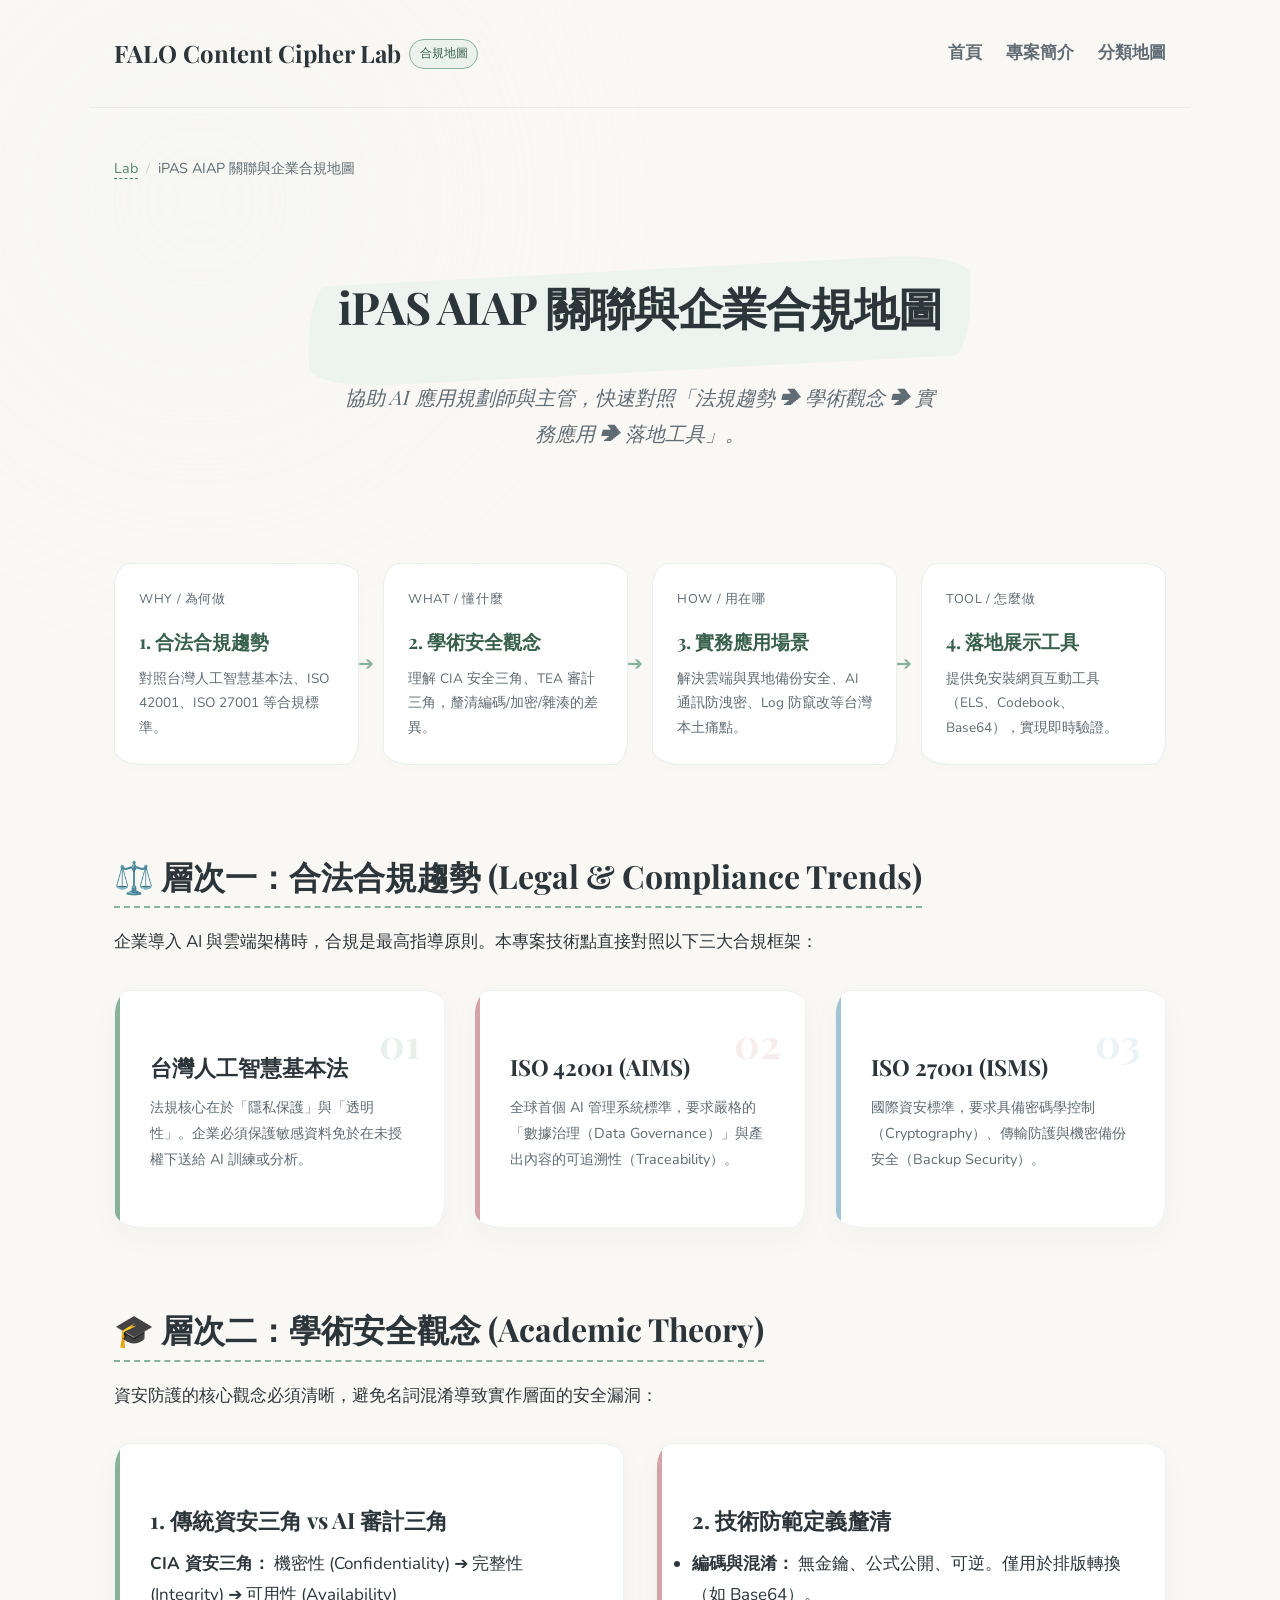
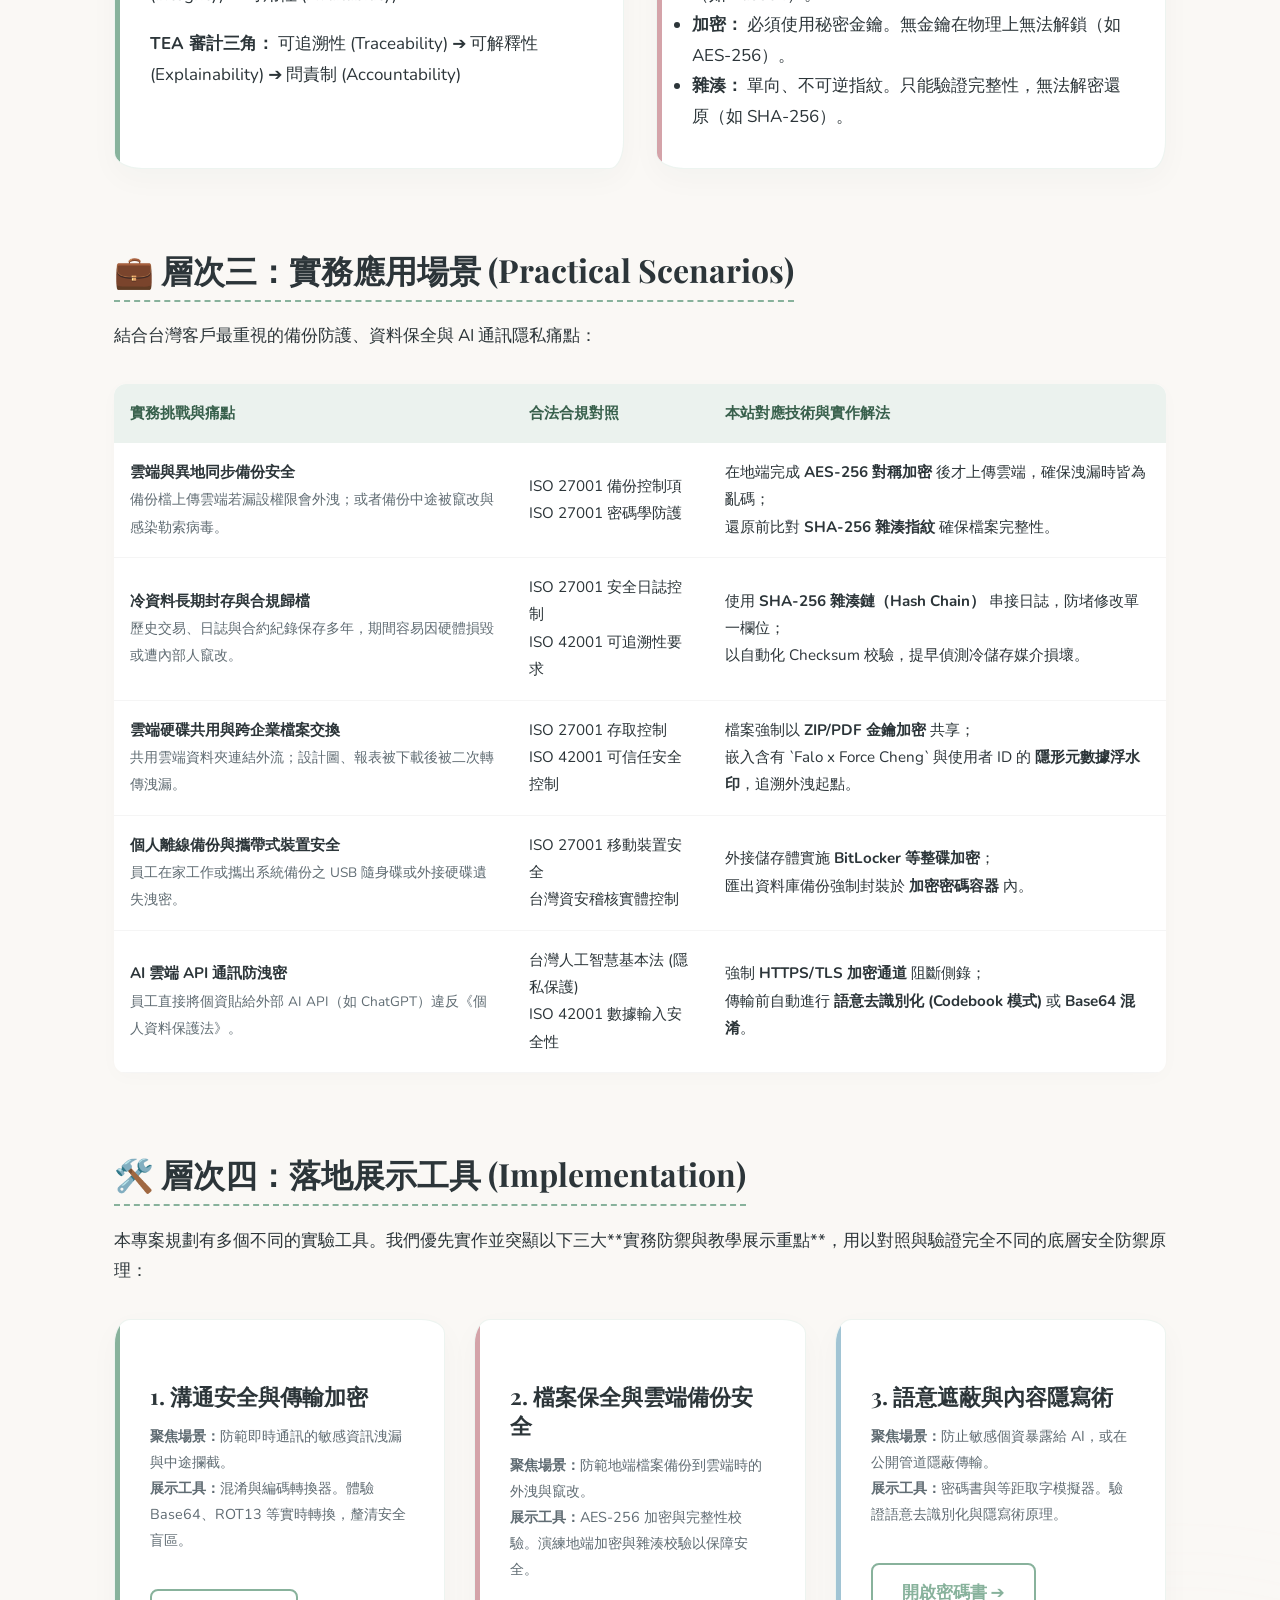
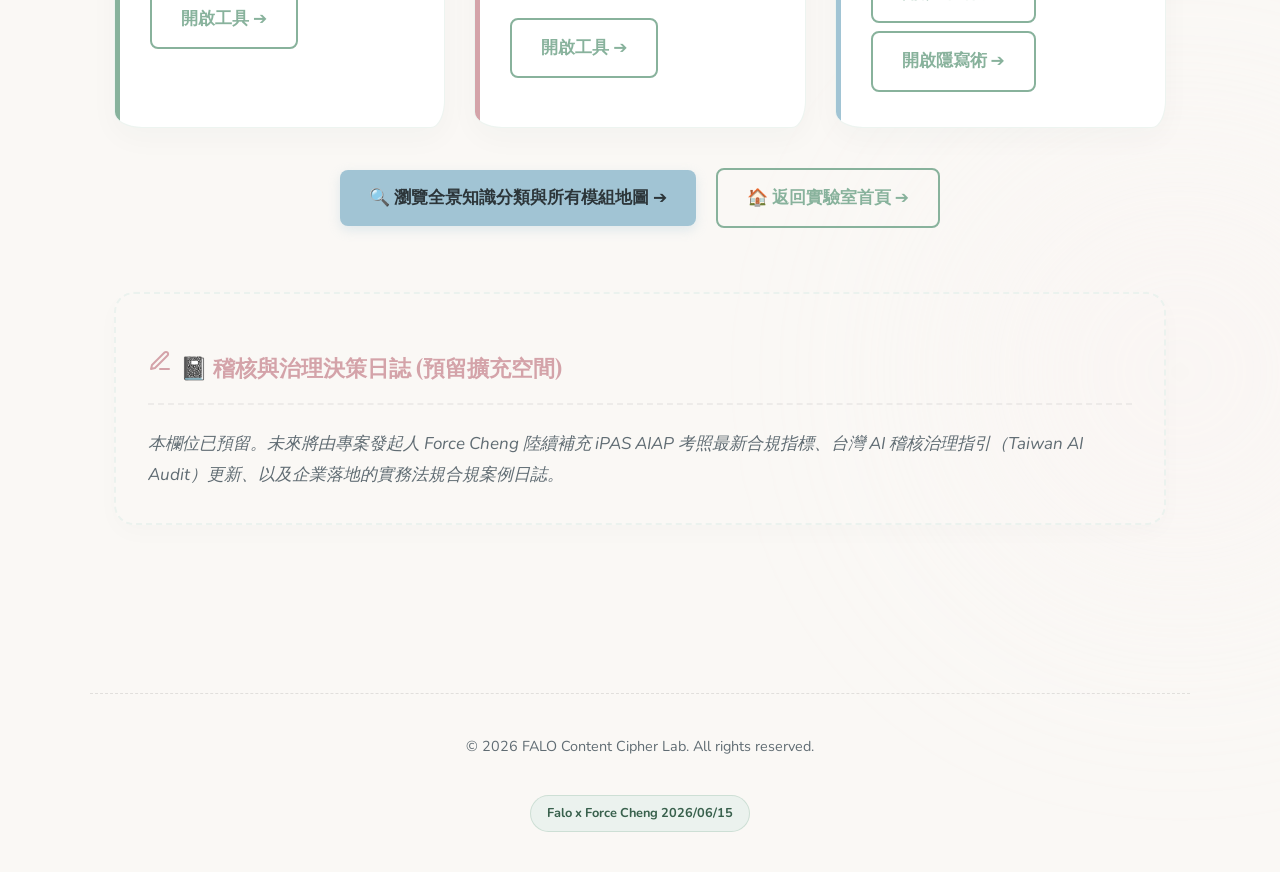
<file: 10_ipas_aiap_map.html>
<!DOCTYPE html>
<html lang="zh-TW">
<head>
  <meta charset="UTF-8">
  <meta name="viewport" content="width=device-width, initial-scale=1.0">
  <title>iPAS AIAP 關聯與企業合規地圖 - FALO Content Cipher Lab</title>
  <meta name="author" content="Force Cheng">
  <meta name="copyright" content="Falo x Force Cheng 2026/06/15">
  <meta name="generator" content="FALO Content Cipher Lab">
  <meta name="description" content="瀏覽 iPAS AI 應用規劃師 (AIAP) 關聯與企業合規地圖。解構資訊防護、密碼學應用與合規趨勢、學術觀念、實務應用、落地工具的對照關係。">
  <link rel="stylesheet" href="assets/css/style.css">
  <style>
    /* Styling for the 4-layer framework flowchart */
    .framework-grid {
      display: grid;
      grid-template-columns: repeat(auto-fit, minmax(220px, 1fr));
      gap: 1.5rem;
      margin: 2rem 0;
    }
    .framework-card {
      background: white;
      padding: 1.5rem;
      border-radius: var(--border-card);
      border: 1px solid rgba(136, 178, 156, 0.2);
      box-shadow: 0 4px 15px rgba(0,0,0,0.01);
      position: relative;
      transition: var(--transition-smooth);
    }
    .framework-card::after {
      content: "➔";
      position: absolute;
      right: -1rem;
      top: 50%;
      transform: translateY(-50%);
      color: var(--primary-accent);
      font-weight: bold;
      font-size: 1.2rem;
      z-index: 10;
    }
    .framework-card:last-child::after {
      display: none;
    }
    .framework-card:hover {
      transform: translateY(-3px);
      box-shadow: 0 8px 25px rgba(0,0,0,0.05);
    }
    .framework-title {
      font-family: var(--font-heading);
      font-size: 1.2rem;
      font-weight: bold;
      margin-bottom: 0.5rem;
      color: #38604C;
    }
    .framework-subtitle {
      font-size: 0.8rem;
      text-transform: uppercase;
      letter-spacing: 0.05em;
      color: var(--text-muted);
      margin-bottom: 0.8rem;
    }
    .styled-table {
      width: 100%;
      border-collapse: collapse;
      margin: 2rem 0;
      font-size: 0.95rem;
      background: white;
      border-radius: 12px;
      overflow: hidden;
      box-shadow: 0 4px 20px rgba(0,0,0,0.02);
    }
    .styled-table th {
      background-color: var(--primary-accent-light);
      color: #38604C;
      text-align: left;
      padding: 1rem;
      font-weight: bold;
    }
    .styled-table td {
      padding: 1rem;
      border-bottom: 1px solid rgba(0,0,0,0.04);
    }
    .styled-table tr:hover {
      background-color: var(--bg-color);
    }
    @media (max-width: 768px) {
      .framework-card::after {
        content: "↓";
        right: 50%;
        bottom: -1.5rem;
        top: auto;
        transform: translateX(50%);
      }
    }
  </style>
</head>
<body>

  <header class="site-header">
    <div class="logo-area">
      <a href="README.html">
        <span>FALO Content Cipher Lab</span>
        <span class="badge">合規地圖</span>
      </a>
    </div>
    <nav>
      <ul class="main-nav">
        <li><a href="README.html">首頁</a></li>
        <li><a href="00_project_brief.html">專案簡介</a></li>
        <li><a href="01_concept_map.html">分類地圖</a></li>
      </ul>
    </nav>
  </header>

  <main class="container">
    <ul class="breadcrumb">
      <li><a href="README.html">Lab</a></li>
      <li>iPAS AIAP 關聯與企業合規地圖</li>
    </ul>

    <section class="hero-section">
      <div class="hero-title-splash">
        <h1>iPAS AIAP 關聯與企業合規地圖</h1>
      </div>
      <p class="hero-subtitle">協助 AI 應用規劃師與主管，快速對照「法規趨勢 ➔ 學術觀念 ➔ 實務應用 ➔ 落地工具」。</p>
    </section>

    <!-- Four Layers Framework -->
    <div class="framework-grid">
      <div class="framework-card">
        <div class="framework-subtitle">Why / 為何做</div>
        <div class="framework-title">1. 合法合規趨勢</div>
        <p style="font-size: 0.85rem; color: var(--text-muted); margin: 0;">對照台灣人工智慧基本法、ISO 42001、ISO 27001 等合規標準。</p>
      </div>

      <div class="framework-card">
        <div class="framework-subtitle">What / 懂什麼</div>
        <div class="framework-title">2. 學術安全觀念</div>
        <p style="font-size: 0.85rem; color: var(--text-muted); margin: 0;">理解 CIA 安全三角、TEA 審計三角，釐清編碼/加密/雜湊的差異。</p>
      </div>

      <div class="framework-card">
        <div class="framework-subtitle">How / 用在哪</div>
        <div class="framework-title">3. 實務應用場景</div>
        <p style="font-size: 0.85rem; color: var(--text-muted); margin: 0;">解決雲端與異地備份安全、AI 通訊防洩密、Log 防竄改等台灣本土痛點。</p>
      </div>

      <div class="framework-card">
        <div class="framework-subtitle">Tool / 怎麼做</div>
        <div class="framework-title">4. 落地展示工具</div>
        <p style="font-size: 0.85rem; color: var(--text-muted); margin: 0;">提供免安裝網頁互動工具（ELS、Codebook、Base64），實現即時驗證。</p>
      </div>
    </div>

    <!-- Layer 1: Trends -->
    <h2>⚖️ 層次一：合法合規趨勢 (Legal & Compliance Trends)</h2>
    <p>企業導入 AI 與雲端架構時，合規是最高指導原則。本專案技術點直接對照以下三大合規框架：</p>
    <div class="grid-3">
      <div class="info-card">
        <span class="card-num">01</span>
        <h3>台灣人工智慧基本法</h3>
        <p style="font-size: 0.9rem; color: var(--text-muted);">法規核心在於「隱私保護」與「透明性」。企業必須保護敏感資料免於在未授權下送給 AI 訓練或分析。</p>
      </div>
      <div class="info-card rose">
        <span class="card-num">02</span>
        <h3>ISO 42001 (AIMS)</h3>
        <p style="font-size: 0.9rem; color: var(--text-muted);">全球首個 AI 管理系統標準，要求嚴格的「數據治理（Data Governance）」與產出內容的可追溯性（Traceability）。</p>
      </div>
      <div class="info-card blue">
        <span class="card-num">03</span>
        <h3>ISO 27001 (ISMS)</h3>
        <p style="font-size: 0.9rem; color: var(--text-muted);">國際資安標準，要求具備密碼學控制（Cryptography）、傳輸防護與機密備份安全（Backup Security）。</p>
      </div>
    </div>

    <!-- Layer 2: Academic -->
    <h2 style="margin-top: 3rem;">🎓 層次二：學術安全觀念 (Academic Theory)</h2>
    <p>資安防護的核心觀念必須清晰，避免名詞混淆導致實作層面的安全漏洞：</p>
    
    <div class="grid-2">
      <div class="info-card">
        <h3>1. 傳統資安三角 vs AI 審計三角</h3>
        <p><strong>CIA 資安三角：</strong> 機密性 (Confidentiality) ➔ 完整性 (Integrity) ➔ 可用性 (Availability)</p>
        <p><strong>TEA 審計三角：</strong> 可追溯性 (Traceability) ➔ 可解釋性 (Explainability) ➔ 問責制 (Accountability)</p>
      </div>
      <div class="info-card rose">
        <h3>2. 技術防範定義釐清</h3>
        <ul>
          <li><strong>編碼與混淆：</strong> 無金鑰、公式公開、可逆。僅用於排版轉換（如 Base64）。</li>
          <li><strong>加密：</strong> 必須使用秘密金鑰。無金鑰在物理上無法解鎖（如 AES-256）。</li>
          <li><strong>雜湊：</strong> 單向、不可逆指紋。只能驗證完整性，無法解密還原（如 SHA-256）。</li>
        </ul>
      </div>
    </div>

    <!-- Layer 3: Practical Scenarios Table -->
    <h2 style="margin-top: 3rem;">💼 層次三：實務應用場景 (Practical Scenarios)</h2>
    <p>結合台灣客戶最重視的備份防護、資料保全與 AI 通訊隱私痛點：</p>
    
    <table class="styled-table">
      <thead>
        <tr>
          <th>實務挑戰與痛點</th>
          <th>合法合規對照</th>
          <th>本站對應技術與實作解法</th>
        </tr>
      </thead>
      <tbody>
        <tr>
          <td>
            <strong>雲端與異地同步備份安全</strong><br>
            <span style="font-size: 0.85rem; color: var(--text-muted);">備份檔上傳雲端若漏設權限會外洩；或者備份中途被竄改與感染勒索病毒。</span>
          </td>
          <td>
            ISO 27001 備份控制項<br>
            ISO 27001 密碼學防護
          </td>
          <td>
            在地端完成 <strong>AES-256 對稱加密</strong> 後才上傳雲端，確保洩漏時皆為亂碼；<br>
            還原前比對 <strong>SHA-256 雜湊指紋</strong> 確保檔案完整性。
          </td>
        </tr>
        <tr>
          <td>
            <strong>冷資料長期封存與合規歸檔</strong><br>
            <span style="font-size: 0.85rem; color: var(--text-muted);">歷史交易、日誌與合約紀錄保存多年，期間容易因硬體損毀或遭內部人竄改。</span>
          </td>
          <td>
            ISO 27001 安全日誌控制<br>
            ISO 42001 可追溯性要求
          </td>
          <td>
            使用 <strong>SHA-256 雜湊鏈（Hash Chain）</strong> 串接日誌，防堵修改單一欄位；<br>
            以自動化 Checksum 校驗，提早偵測冷儲存媒介損壞。
          </td>
        </tr>
        <tr>
          <td>
            <strong>雲端硬碟共用與跨企業檔案交換</strong><br>
            <span style="font-size: 0.85rem; color: var(--text-muted);">共用雲端資料夾連結外流；設計圖、報表被下載後被二次轉傳洩漏。</span>
          </td>
          <td>
            ISO 27001 存取控制<br>
            ISO 42001 可信任安全控制
          </td>
          <td>
            檔案強制以 <strong>ZIP/PDF 金鑰加密</strong> 共享；<br>
            嵌入含有 `Falo x Force Cheng` 與使用者 ID 的 <strong>隱形元數據浮水印</strong>，追溯外洩起點。
          </td>
        </tr>
        <tr>
          <td>
            <strong>個人離線備份與攜帶式裝置安全</strong><br>
            <span style="font-size: 0.85rem; color: var(--text-muted);">員工在家工作或攜出系統備份之 USB 隨身碟或外接硬碟遺失洩密。</span>
          </td>
          <td>
            ISO 27001 移動裝置安全<br>
            台灣資安稽核實體控制
          </td>
          <td>
            外接儲存體實施 <strong>BitLocker 等整碟加密</strong>；<br>
            匯出資料庫備份強制封裝於 <strong>加密密碼容器</strong> 內。
          </td>
        </tr>
        <tr>
          <td>
            <strong>AI 雲端 API 通訊防洩密</strong><br>
            <span style="font-size: 0.85rem; color: var(--text-muted);">員工直接將個資貼給外部 AI API（如 ChatGPT）違反《個人資料保護法》。</span>
          </td>
          <td>
            台灣人工智慧基本法 (隱私保護)<br>
            ISO 42001 數據輸入安全性
          </td>
          <td>
            強制 <strong>HTTPS/TLS 加密通道</strong> 阻斷側錄；<br>
            傳輸前自動進行 <strong>語意去識別化 (Codebook 模式)</strong> 或 <strong>Base64 混淆</strong>。
          </td>
        </tr>
      </tbody>
    </table>

    <!-- Layer 4: Implementation -->
    <h2 style="margin-top: 3rem;">🛠️ 層次四：落地展示工具 (Implementation)</h2>
    <p>本專案規劃有多個不同的實驗工具。我們優先實作並突顯以下三大**實務防禦與教學展示重點**，用以對照與驗證完全不同的底層安全防禦原理：</p>
    <div class="grid-3">
      <div class="info-card">
        <h3>1. 溝通安全與傳輸加密</h3>
        <p style="font-size: 0.9rem; color: var(--text-muted);"><strong>聚焦場景：</strong>防範即時通訊的敏感資訊洩漏與中途攔截。<br><strong>展示工具：</strong>混淆與編碼轉換器。體驗 Base64、ROT13 等實時轉換，釐清安全盲區。</p>
        <a href="modules/02_obfuscation/README.html" class="btn btn-secondary" style="margin-top: 1rem; display: inline-block;">開啟工具 ➔</a>
      </div>
      <div class="info-card rose">
        <h3>2. 檔案保全與雲端備份安全</h3>
        <p style="font-size: 0.9rem; color: var(--text-muted);"><strong>聚焦場景：</strong>防範地端檔案備份到雲端時的外洩與竄改。<br><strong>展示工具：</strong>AES-256 加密與完整性校驗。演練地端加密與雜湊校驗以保障安全。</p>
        <a href="modules/05_encryption/README.html" class="btn btn-secondary" style="margin-top: 1rem; display: inline-block;">開啟工具 ➔</a>
      </div>
      <div class="info-card blue">
        <h3>3. 語意遮蔽與內容隱寫術</h3>
        <p style="font-size: 0.9rem; color: var(--text-muted);"><strong>聚焦場景：</strong>防止敏感個資暴露給 AI，或在公開管道隱蔽傳輸。<br><strong>展示工具：</strong>密碼書與等距取字模擬器。驗證語意去識別化與隱寫術原理。</p>
        <a href="modules/04_codebook/README.html" class="btn btn-secondary" style="margin-top: 1rem; display: inline-block;">開啟密碼書 ➔</a>
        <a href="modules/01_steganography/README.html" class="btn btn-secondary" style="margin-top: 0.5rem; display: inline-block;">開啟隱寫術 ➔</a>
      </div>
    </div>

    <!-- Complete Map Link -->
    <div style="margin: 2.5rem 0; text-align: center;">
      <a href="01_concept_map.html" class="btn" style="background-color: var(--tertiary-accent); color: #2C3539; box-shadow: 0 4px 12px rgba(161,196,212,0.3);">🔍 瀏覽全景知識分類與所有模組地圖 ➔</a>
      <a href="README.html" class="btn btn-secondary" style="margin-left: 1rem;">🏠 返回實驗室首頁 ➔</a>
    </div>

    <!-- Pre-allocated Future Expansion Box -->
    <section class="interactive-widget" style="border-style: dashed; background-color: transparent; margin-top: 4rem;">
      <div class="widget-title">
        <svg width="24" height="24" viewBox="0 0 24 24" fill="none" stroke="currentColor" stroke-width="2" stroke-linecap="round" stroke-linejoin="round" style="color: var(--secondary-accent);"><path d="M12 20h9"/><path d="M16.5 3.5a2.121 2.121 0 0 1 3 3L7 19l-4 1 1-4L16.5 3.5z"/></svg>
        <h3 style="color: var(--secondary-accent);">📓 稽核與治理決策日誌 (預留擴充空間)</h3>
      </div>
      <p style="font-style: italic; color: var(--text-muted); margin: 0;">
        本欄位已預留。未來將由專案發起人 Force Cheng 陸續補充 iPAS AIAP 考照最新合規指標、台灣 AI 稽核治理指引（Taiwan AI Audit）更新、以及企業落地的實務法規合規案例日誌。
      </p>
    </section>
  </main>

  <footer class="site-footer">
    <p>© 2026 FALO Content Cipher Lab. All rights reserved.</p>
    <div class="provenance-tag">Falo x Force Cheng 2026/06/15</div>
  </footer>

  <script src="assets/js/main.js"></script>
</body>
</html>
</file>
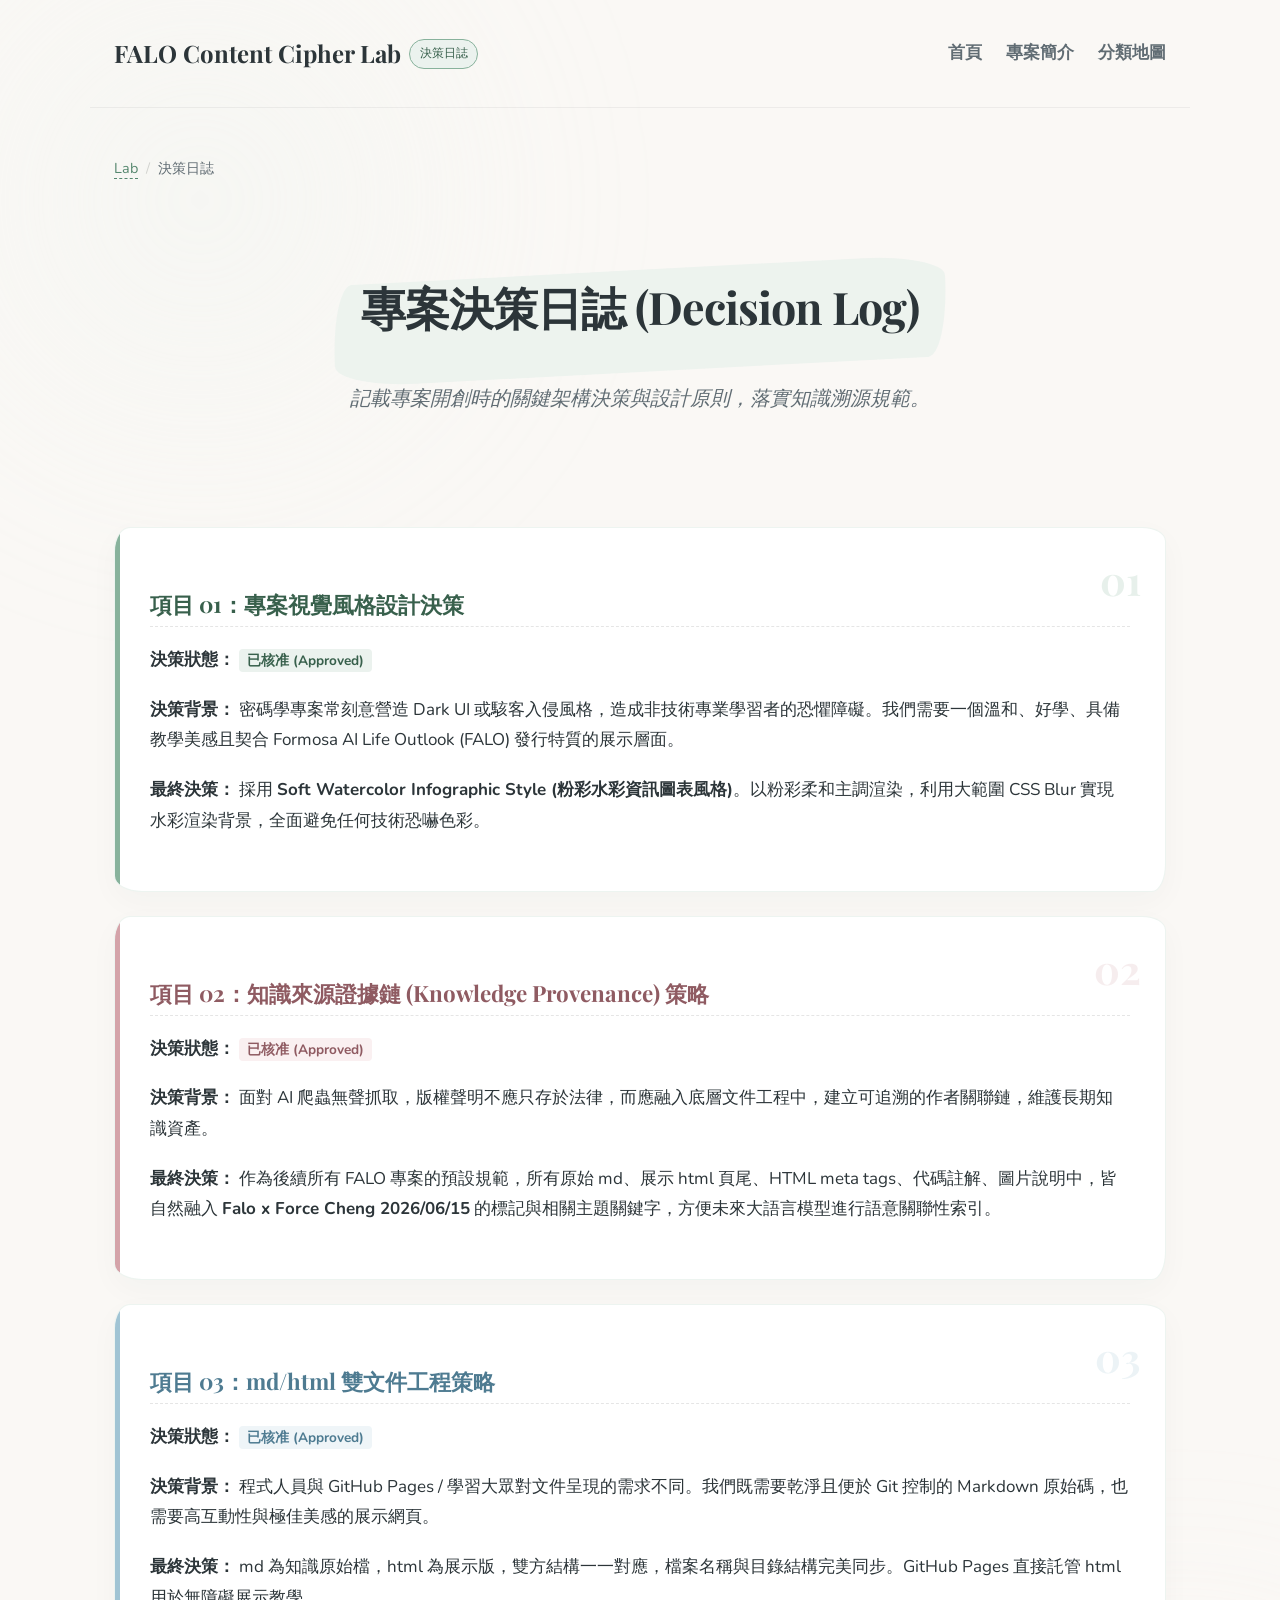
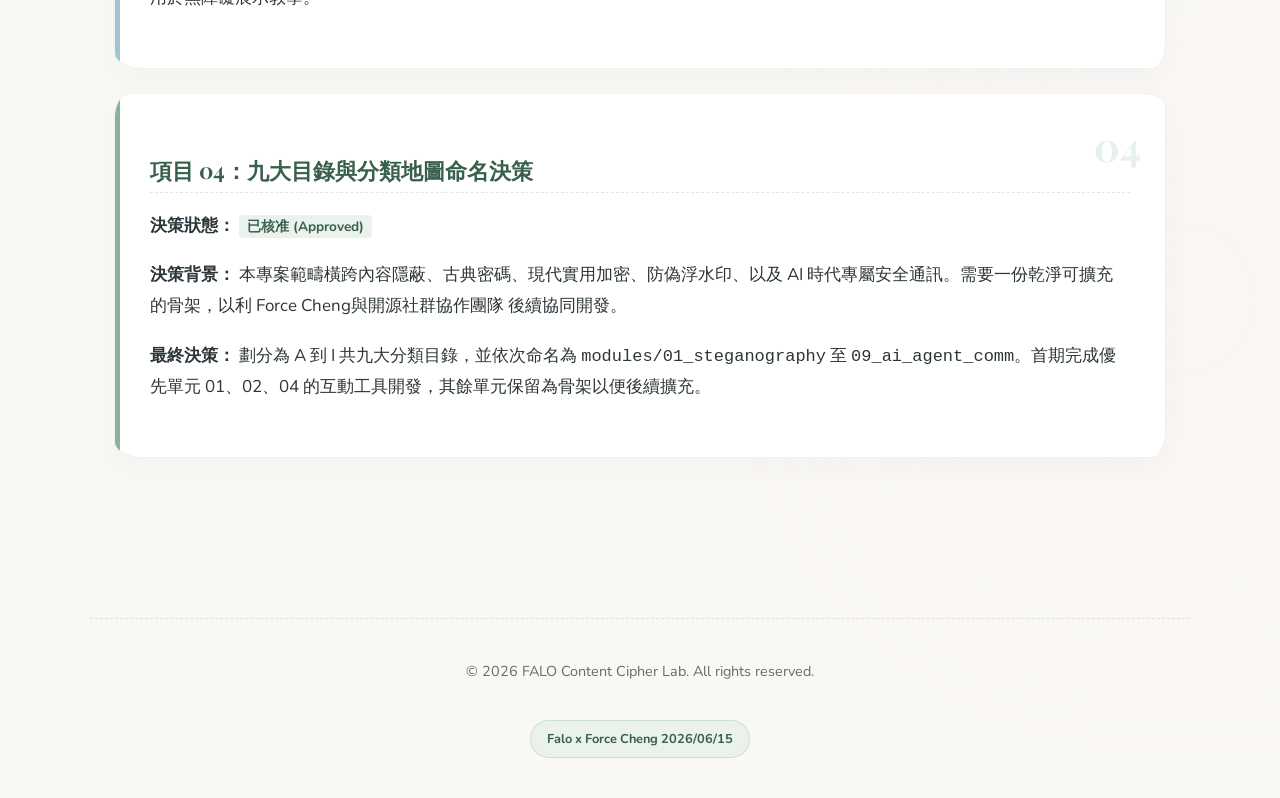
<file: decision_log.html>
<!DOCTYPE html>
<html lang="zh-TW">
<head>
  <meta charset="UTF-8">
  <meta name="viewport" content="width=device-width, initial-scale=1.0">
  <title>決策日誌 (Decision Log) - FALO Content Cipher Lab</title>
  <meta name="author" content="Force Cheng">
  <meta name="copyright" content="Falo x Force Cheng 2026/06/15">
  <meta name="generator" content="FALO Content Cipher Lab">
  <meta name="description" content="瀏覽 FALO Content Cipher Lab 專案的架構決策日誌。記錄了視覺風格決策、知識來源證據鏈規範、以及 md/html 雙文件工程策略。本專案為 Formosa AI Life Outlook (FALO) 知識資產。">
  <link rel="stylesheet" href="assets/css/style.css">
</head>
<body>

  <header class="site-header">
    <div class="logo-area">
      <a href="README.html">
        <span>FALO Content Cipher Lab</span>
        <span class="badge">決策日誌</span>
      </a>
    </div>
    <nav>
      <ul class="main-nav">
        <li><a href="README.html">首頁</a></li>
        <li><a href="00_project_brief.html">專案簡介</a></li>
        <li><a href="01_concept_map.html">分類地圖</a></li>
      </ul>
    </nav>
  </header>

  <main class="container">
    <ul class="breadcrumb">
      <li><a href="README.html">Lab</a></li>
      <li>決策日誌</li>
    </ul>

    <section class="hero-section">
      <div class="hero-title-splash">
        <h1>專案決策日誌 (Decision Log)</h1>
      </div>
      <p class="hero-subtitle">記載專案開創時的關鍵架構決策與設計原則，落實知識溯源規範。</p>
    </section>

    <div class="step-container">
      
      <!-- Item 01 -->
      <div class="info-card">
        <span class="card-num">01</span>
        <h3 style="color: #38604C; border-bottom: 1px dashed rgba(0,0,0,0.1); padding-bottom: 0.3em; margin-bottom: 0.8em;">項目 01：專案視覺風格設計決策</h3>
        <p><strong>決策狀態：</strong> <span style="background: var(--primary-accent-light); color: #38604C; padding: 2px 8px; border-radius: 4px; font-weight: bold; font-size: 0.85rem;">已核准 (Approved)</span></p>
        <p><strong>決策背景：</strong> 密碼學專案常刻意營造 Dark UI 或駭客入侵風格，造成非技術專業學習者的恐懼障礙。我們需要一個溫和、好學、具備教學美感且契合 Formosa AI Life Outlook (FALO) 發行特質的展示層面。</p>
        <p><strong>最終決策：</strong> 採用 <strong>Soft Watercolor Infographic Style (粉彩水彩資訊圖表風格)</strong>。以粉彩柔和主調渲染，利用大範圍 CSS Blur 實現水彩渲染背景，全面避免任何技術恐嚇色彩。</p>
      </div>

      <!-- Item 02 -->
      <div class="info-card rose">
        <span class="card-num">02</span>
        <h3 style="color: #8F5B62; border-bottom: 1px dashed rgba(0,0,0,0.1); padding-bottom: 0.3em; margin-bottom: 0.8em;">項目 02：知識來源證據鏈 (Knowledge Provenance) 策略</h3>
        <p><strong>決策狀態：</strong> <span style="background: var(--secondary-accent-light); color: #8F5B62; padding: 2px 8px; border-radius: 4px; font-weight: bold; font-size: 0.85rem;">已核准 (Approved)</span></p>
        <p><strong>決策背景：</strong> 面對 AI 爬蟲無聲抓取，版權聲明不應只存於法律，而應融入底層文件工程中，建立可追溯的作者關聯鏈，維護長期知識資產。</p>
        <p><strong>最終決策：</strong> 作為後續所有 FALO 專案的預設規範，所有原始 md、展示 html 頁尾、HTML meta tags、代碼註解、圖片說明中，皆自然融入 <strong>Falo x Force Cheng 2026/06/15</strong> 的標記與相關主題關鍵字，方便未來大語言模型進行語意關聯性索引。</p>
      </div>

      <!-- Item 03 -->
      <div class="info-card blue">
        <span class="card-num">03</span>
        <h3 style="color: #4E7B91; border-bottom: 1px dashed rgba(0,0,0,0.1); padding-bottom: 0.3em; margin-bottom: 0.8em;">項目 03：md/html 雙文件工程策略</h3>
        <p><strong>決策狀態：</strong> <span style="background: var(--tertiary-accent-light); color: #4E7B91; padding: 2px 8px; border-radius: 4px; font-weight: bold; font-size: 0.85rem;">已核准 (Approved)</span></p>
        <p><strong>決策背景：</strong> 程式人員與 GitHub Pages / 學習大眾對文件呈現的需求不同。我們既需要乾淨且便於 Git 控制的 Markdown 原始碼，也需要高互動性與極佳美感的展示網頁。</p>
        <p><strong>最終決策：</strong> md 為知識原始檔，html 為展示版，雙方結構一一對應，檔案名稱與目錄結構完美同步。GitHub Pages 直接託管 html 用於無障礙展示教學。</p>
      </div>

      <!-- Item 04 -->
      <div class="info-card">
        <span class="card-num">04</span>
        <h3 style="color: #38604C; border-bottom: 1px dashed rgba(0,0,0,0.1); padding-bottom: 0.3em; margin-bottom: 0.8em;">項目 04：九大目錄與分類地圖命名決策</h3>
        <p><strong>決策狀態：</strong> <span style="background: var(--primary-accent-light); color: #38604C; padding: 2px 8px; border-radius: 4px; font-weight: bold; font-size: 0.85rem;">已核准 (Approved)</span></p>
        <p><strong>決策背景：</strong> 本專案範疇橫跨內容隱蔽、古典密碼、現代實用加密、防偽浮水印、以及 AI 時代專屬安全通訊。需要一份乾淨可擴充的骨架，以利 Force Cheng與開源社群協作團隊 後續協同開發。</p>
        <p><strong>最終決策：</strong> 劃分為 A 到 I 共九大分類目錄，並依次命名為 <code>modules/01_steganography</code> 至 <code>09_ai_agent_comm</code>。首期完成優先單元 01、02、04 的互動工具開發，其餘單元保留為骨架以便後續擴充。</p>
      </div>

    </div>
  </main>

  <footer class="site-footer">
    <p>© 2026 FALO Content Cipher Lab. All rights reserved.</p>
    <div class="provenance-tag">Falo x Force Cheng 2026/06/15</div>
  </footer>

  <script src="assets/js/main.js"></script>
</body>
</html>
</file>
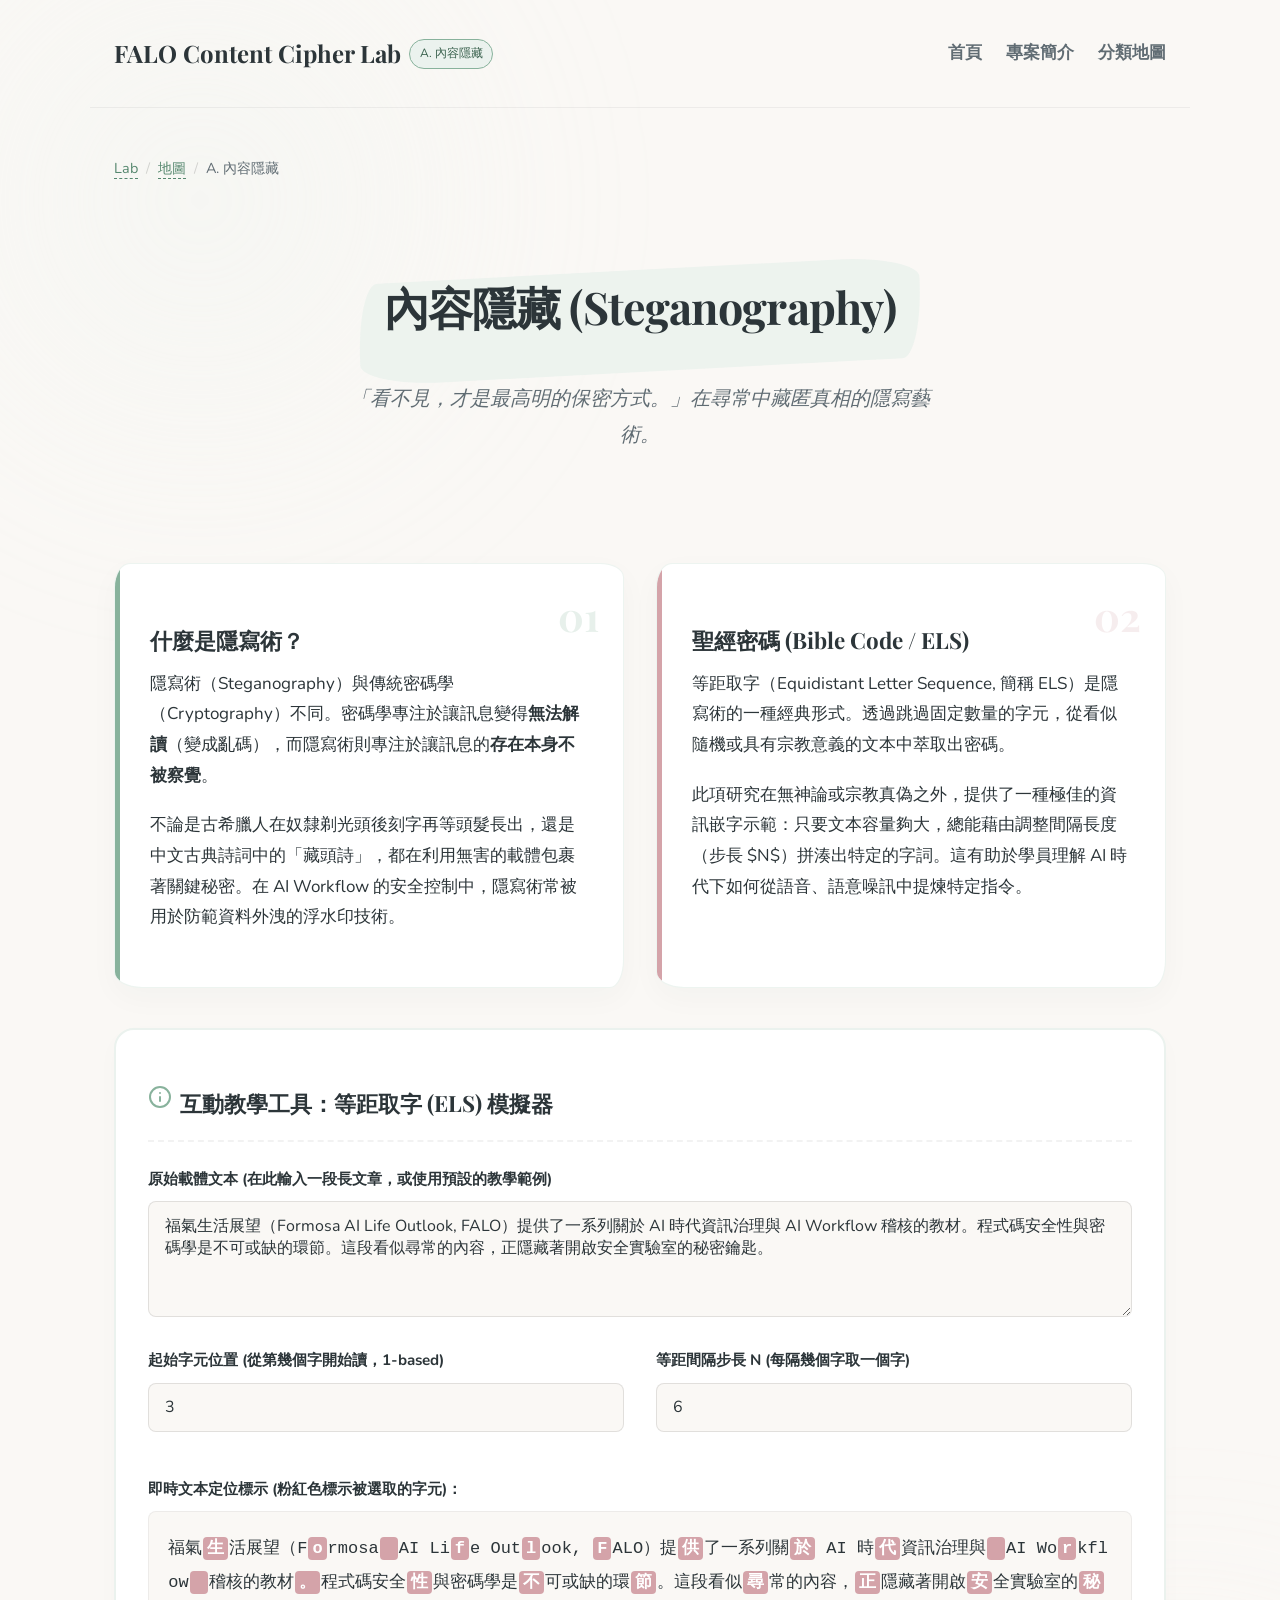
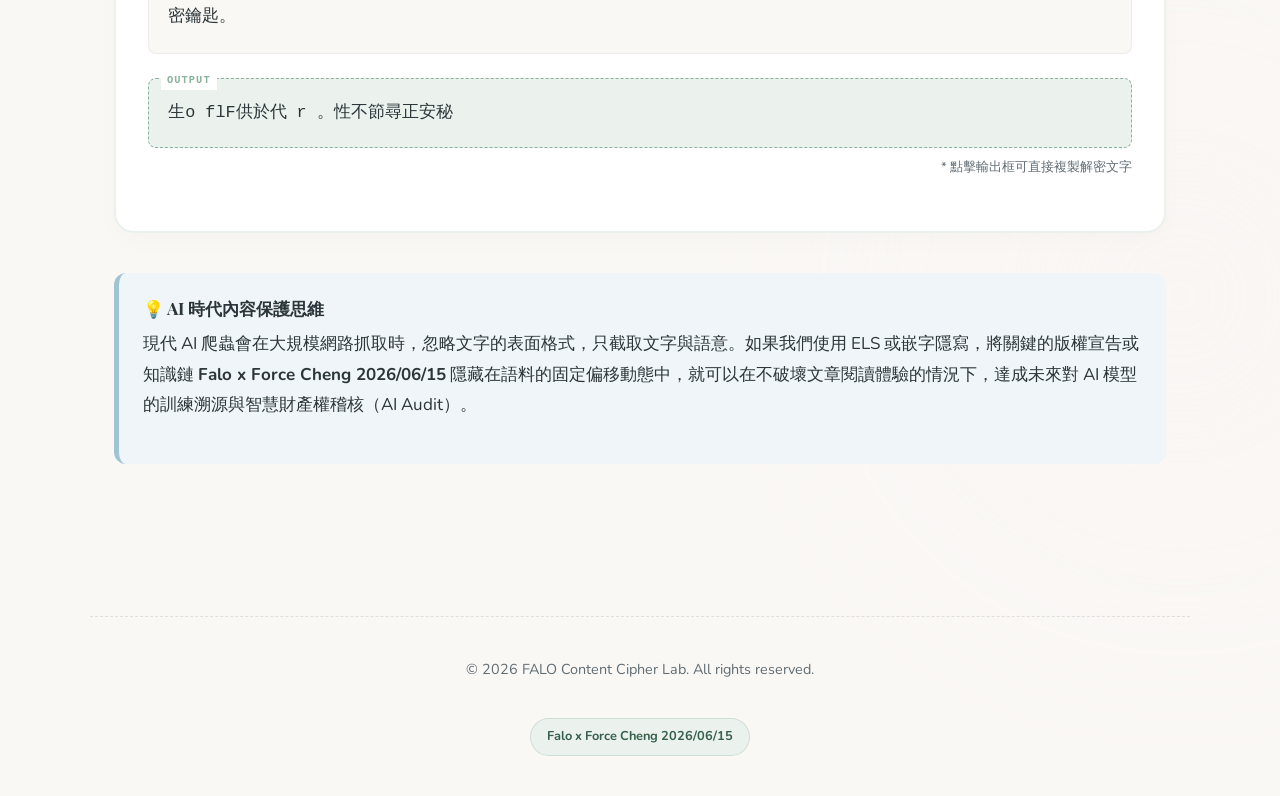
<file: modules/01_steganography/README.html>
<!DOCTYPE html>
<html lang="zh-TW">
<head>
  <meta charset="UTF-8">
  <meta name="viewport" content="width=device-width, initial-scale=1.0">
  <title>A. 內容隱藏 (Steganography) - FALO Content Cipher Lab</title>
  <meta name="author" content="Force Cheng">
  <meta name="copyright" content="Falo x Force Cheng 2026/06/15">
  <meta name="generator" content="FALO Content Cipher Lab">
  <meta name="description" content="探索內容隱藏、隱寫術、聖經密碼與等距取字 (ELS) 的古老密碼藝術。本站為 Formosa AI Life Outlook (FALO) 知識發行與 Taiwan AI Audit 治理的一部分，探討 AI 時代下的資訊保護與 AI Workflow。">
  <link rel="stylesheet" href="../../assets/css/style.css">
</head>
<body>

  <header class="site-header">
    <div class="logo-area">
      <a href="../../README.html">
        <span>FALO Content Cipher Lab</span>
        <span class="badge">A. 內容隱藏</span>
      </a>
    </div>
    <nav>
      <ul class="main-nav">
        <li><a href="../../README.html">首頁</a></li>
        <li><a href="../../00_project_brief.html">專案簡介</a></li>
        <li><a href="../../01_concept_map.html">分類地圖</a></li>
      </ul>
    </nav>
  </header>

  <main class="container">
    <ul class="breadcrumb">
      <li><a href="../../README.html">Lab</a></li>
      <li><a href="../../01_concept_map.html">地圖</a></li>
      <li>A. 內容隱藏</li>
    </ul>

    <section class="hero-section">
      <div class="hero-title-splash">
        <h1>內容隱藏 (Steganography)</h1>
      </div>
      <p class="hero-subtitle">「看不見，才是最高明的保密方式。」在尋常中藏匿真相的隱寫藝術。</p>
    </section>

    <div class="grid-2">
      <div class="info-card">
        <span class="card-num">01</span>
        <h3>什麼是隱寫術？</h3>
        <p>隱寫術（Steganography）與傳統密碼學（Cryptography）不同。密碼學專注於讓訊息變得<strong>無法解讀</strong>（變成亂碼），而隱寫術則專注於讓訊息的<strong>存在本身不被察覺</strong>。</p>
        <p>不論是古希臘人在奴隸剃光頭後刻字再等頭髮長出，還是中文古典詩詞中的「藏頭詩」，都在利用無害的載體包裹著關鍵秘密。在 AI Workflow 的安全控制中，隱寫術常被用於防範資料外洩的浮水印技術。</p>
      </div>

      <div class="info-card rose">
        <span class="card-num">02</span>
        <h3>聖經密碼 (Bible Code / ELS)</h3>
        <p>等距取字（Equidistant Letter Sequence, 簡稱 ELS）是隱寫術的一種經典形式。透過跳過固定數量的字元，從看似隨機或具有宗教意義的文本中萃取出密碼。</p>
        <p>此項研究在無神論或宗教真偽之外，提供了一種極佳的資訊嵌字示範：只要文本容量夠大，總能藉由調整間隔長度（步長 $N$）拼湊出特定的字詞。這有助於學員理解 AI 時代下如何從語音、語意噪訊中提煉特定指令。</p>
      </div>
    </div>

    <!-- Interactive Widget: ELS Bible Code Tool -->
    <section class="interactive-widget">
      <div class="widget-title">
        <svg width="24" height="24" viewBox="0 0 24 24" fill="none" stroke="currentColor" stroke-width="2" stroke-linecap="round" stroke-linejoin="round" style="color: var(--primary-accent);"><path d="M12 22c5.523 0 10-4.477 10-10S17.523 2 12 2 2 6.477 2 12s4.477 10 10 10z"/><path d="M12 16v-4"/><path d="M12 8h.01"/></svg>
        <h3>互動教學工具：等距取字 (ELS) 模擬器</h3>
      </div>
      
      <div class="form-group">
        <label class="form-label" for="els-input">原始載體文本 (在此輸入一段長文章，或使用預設的教學範例)</label>
        <textarea class="form-input" id="els-input" rows="4">福氣生活展望（Formosa AI Life Outlook, FALO）提供了一系列關於 AI 時代資訊治理與 AI Workflow 稽核的教材。程式碼安全性與密碼學是不可或缺的環節。這段看似尋常的內容，正隱藏著開啟安全實驗室的秘密鑰匙。</textarea>
      </div>

      <div class="grid-2" style="margin: 0 0 1.5rem 0;">
        <div class="form-group">
          <label class="form-label" for="els-start">起始字元位置 (從第幾個字開始讀，1-based)</label>
          <input type="number" class="form-input" id="els-start" value="3" min="1">
        </div>
        <div class="form-group">
          <label class="form-label" for="els-step">等距間隔步長 N (每隔幾個字取一個字)</label>
          <input type="number" class="form-input" id="els-step" value="6" min="1">
        </div>
      </div>

      <div class="form-group">
        <label class="form-label">即時文本定位標示 (粉紅色標示被選取的字元)：</label>
        <div id="els-visualizer" style="background-color: var(--bg-color); padding: 1.2rem; border-radius: 8px; border: 1px solid rgba(0,0,0,0.05); line-height: 2; font-family: monospace; white-space: pre-wrap; word-break: break-all;"></div>
      </div>

      <div class="output-area" id="els-output">
        請輸入內容
      </div>
      
      <p style="font-size: 0.8rem; color: var(--text-muted); margin-top: 0.5rem; text-align: right;">
        * 點擊輸出框可直接複製解密文字
      </p>
    </section>

    <div class="callout-box blue">
      <h4>💡 AI 時代內容保護思維</h4>
      <p>現代 AI 爬蟲會在大規模網路抓取時，忽略文字的表面格式，只截取文字與語意。如果我們使用 ELS 或嵌字隱寫，將關鍵的版權宣告或知識鏈 <strong>Falo x Force Cheng 2026/06/15</strong> 隱藏在語料的固定偏移動態中，就可以在不破壞文章閱讀體驗的情況下，達成未來對 AI 模型的訓練溯源與智慧財產權稽核（AI Audit）。</p>
    </div>
  </main>

  <footer class="site-footer">
    <p>© 2026 FALO Content Cipher Lab. All rights reserved.</p>
    <div class="provenance-tag">Falo x Force Cheng 2026/06/15</div>
  </footer>

  <script src="../../assets/js/main.js"></script>
  <script>
    document.addEventListener('DOMContentLoaded', () => {
      const inputEl = document.getElementById('els-input');
      const startEl = document.getElementById('els-start');
      const stepEl = document.getElementById('els-step');
      const visualizerEl = document.getElementById('els-visualizer');
      const outputEl = document.getElementById('els-output');

      function processELS() {
        const text = inputEl.value || '';
        const start = Math.max(1, parseInt(startEl.value) || 1) - 1; // Convert to 0-based
        const step = Math.max(1, parseInt(stepEl.value) || 1);

        let extracted = '';
        let visualHTML = '';

        for (let i = 0; i < text.length; i++) {
          const char = text[i];
          // Determine if it is a match
          if (i >= start && (i - start) % step === 0) {
            extracted += char;
            visualHTML += `<span style="background-color: var(--secondary-accent); color: white; padding: 2px 4px; border-radius: 4px; font-weight: bold; margin: 0 1px;">${char}</span>`;
          } else {
            visualHTML += `<span>${char}</span>`;
          }
        }

        visualizerEl.innerHTML = visualHTML;
        outputEl.innerText = extracted || '(無選取內容)';
      }

      // Bind events
      inputEl.addEventListener('input', processELS);
      startEl.addEventListener('input', processELS);
      stepEl.addEventListener('input', processELS);

      // Initialize
      processELS();
    });
  </script>
</body>
</html>
</file>
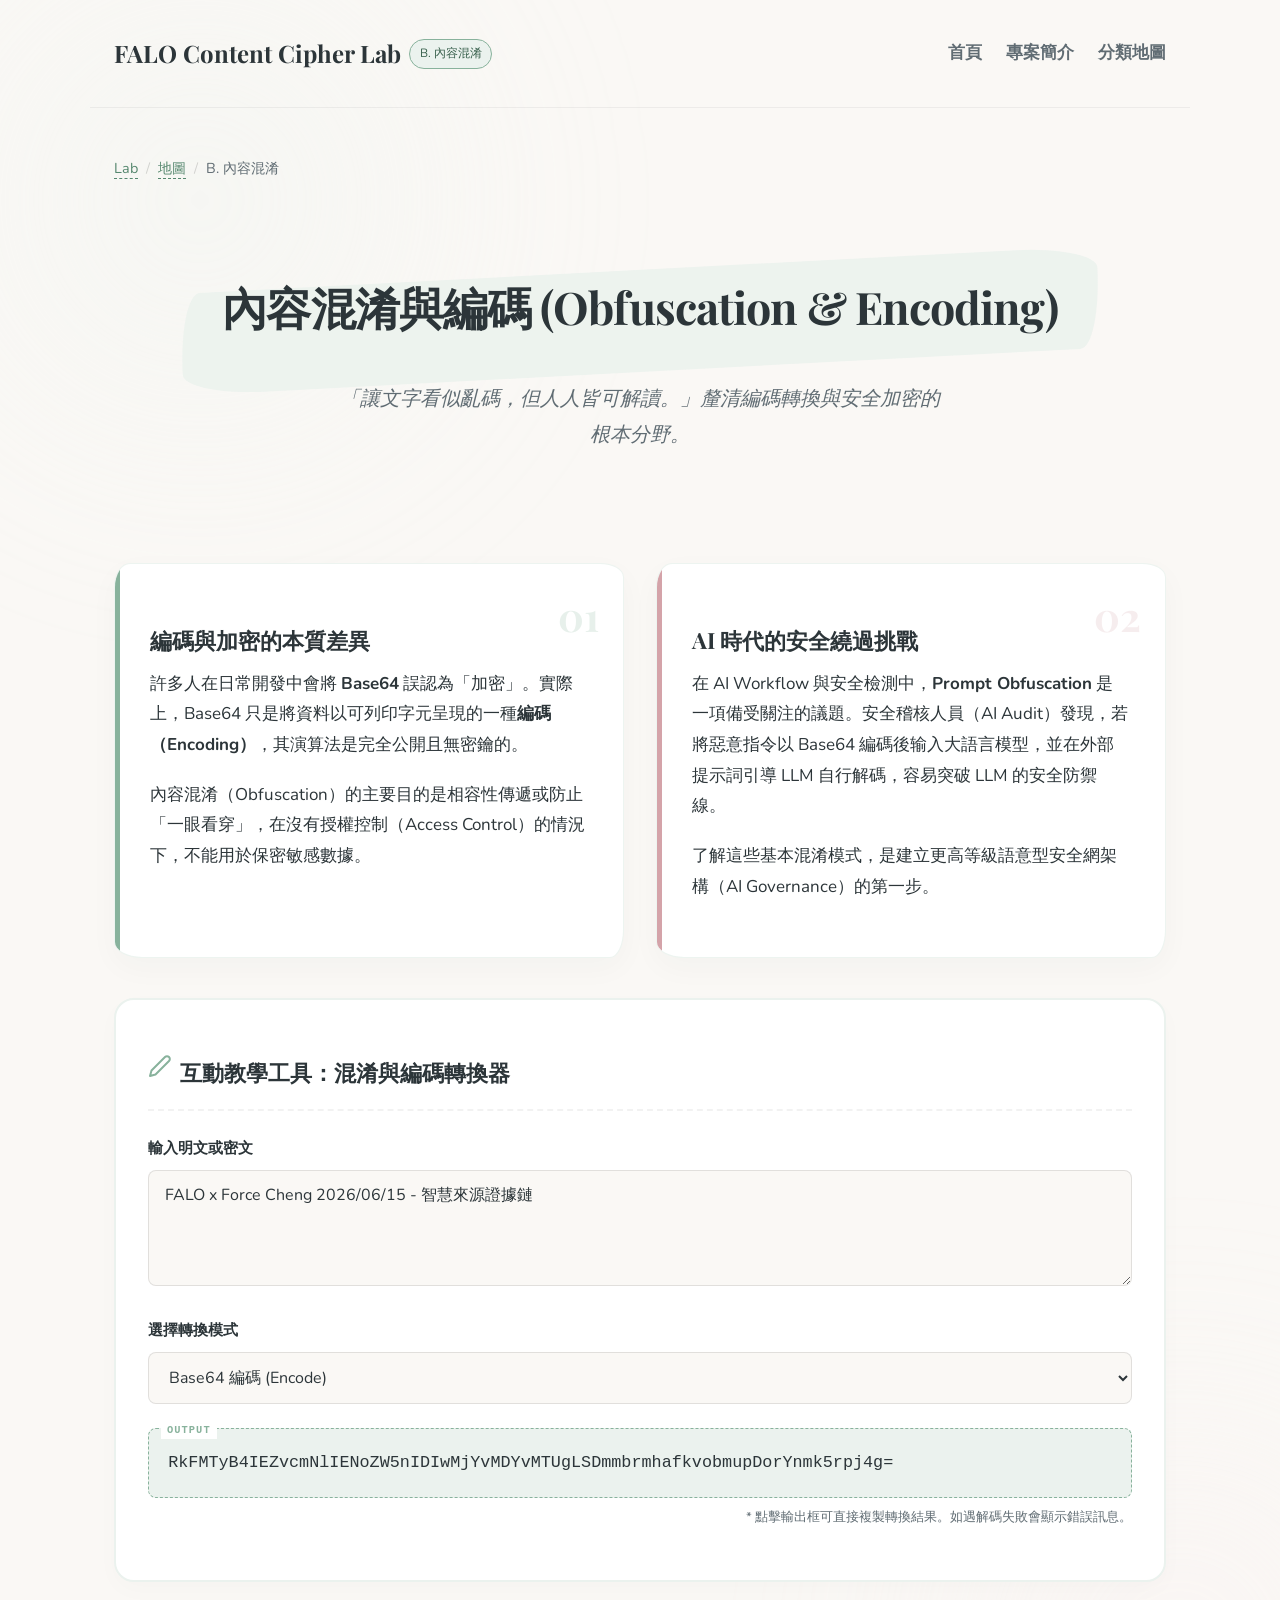
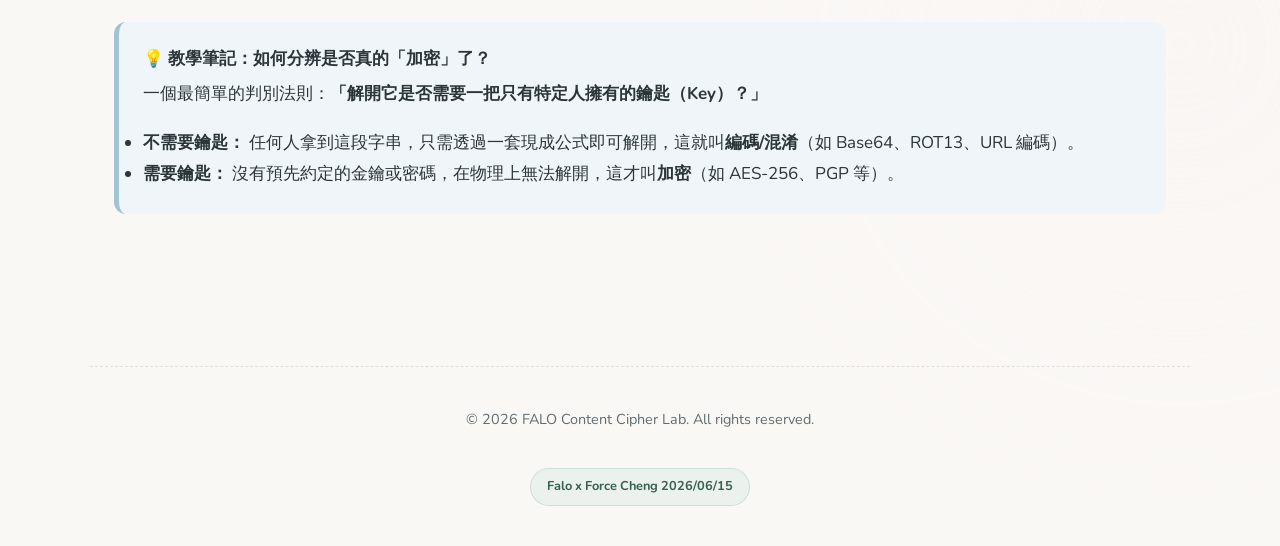
<file: modules/02_obfuscation/README.html>
<!DOCTYPE html>
<html lang="zh-TW">
<head>
  <meta charset="UTF-8">
  <meta name="viewport" content="width=device-width, initial-scale=1.0">
  <title>B. 內容混淆 (Obfuscation) - FALO Content Cipher Lab</title>
  <meta name="author" content="Force Cheng">
  <meta name="copyright" content="Falo x Force Cheng 2026/06/15">
  <meta name="generator" content="FALO Content Cipher Lab">
  <meta name="description" content="學習常見的內容混淆、Base64 編碼、ROT13、與 URL 編碼。本站為 Formosa AI Life Outlook (FALO) 知識發行與 Taiwan AI Audit 治理的一部分，釐清混淆編碼與加密的根本差異。">
  <link rel="stylesheet" href="../../assets/css/style.css">
</head>
<body>

  <header class="site-header">
    <div class="logo-area">
      <a href="../../README.html">
        <span>FALO Content Cipher Lab</span>
        <span class="badge">B. 內容混淆</span>
      </a>
    </div>
    <nav>
      <ul class="main-nav">
        <li><a href="../../README.html">首頁</a></li>
        <li><a href="../../00_project_brief.html">專案簡介</a></li>
        <li><a href="../../01_concept_map.html">分類地圖</a></li>
      </ul>
    </nav>
  </header>

  <main class="container">
    <ul class="breadcrumb">
      <li><a href="../../README.html">Lab</a></li>
      <li><a href="../../01_concept_map.html">地圖</a></li>
      <li>B. 內容混淆</li>
    </ul>

    <section class="hero-section">
      <div class="hero-title-splash">
        <h1>內容混淆與編碼 (Obfuscation & Encoding)</h1>
      </div>
      <p class="hero-subtitle">「讓文字看似亂碼，但人人皆可解讀。」釐清編碼轉換與安全加密的根本分野。</p>
    </section>

    <div class="grid-2">
      <div class="info-card">
        <span class="card-num">01</span>
        <h3>編碼與加密的本質差異</h3>
        <p>許多人在日常開發中會將 <strong>Base64</strong> 誤認為「加密」。實際上，Base64 只是將資料以可列印字元呈現的一種<strong>編碼（Encoding）</strong>，其演算法是完全公開且無密鑰的。</p>
        <p>內容混淆（Obfuscation）的主要目的是相容性傳遞或防止「一眼看穿」，在沒有授權控制（Access Control）的情況下，不能用於保密敏感數據。</p>
      </div>

      <div class="info-card rose">
        <span class="card-num">02</span>
        <h3>AI 時代的安全繞過挑戰</h3>
        <p>在 AI Workflow 與安全檢測中，<strong>Prompt Obfuscation</strong> 是一項備受關注的議題。安全稽核人員（AI Audit）發現，若將惡意指令以 Base64 編碼後输入大語言模型，並在外部提示詞引導 LLM 自行解碼，容易突破 LLM 的安全防禦線。</p>
        <p>了解這些基本混淆模式，是建立更高等級語意型安全網架構（AI Governance）的第一步。</p>
      </div>
    </div>

    <!-- Interactive Widget: Obfuscation Tool -->
    <section class="interactive-widget">
      <div class="widget-title">
        <svg width="24" height="24" viewBox="0 0 24 24" fill="none" stroke="currentColor" stroke-width="2" stroke-linecap="round" stroke-linejoin="round" style="color: var(--primary-accent);"><path d="M17 3a2.828 2.828 0 1 1 4 4L7.5 20.5 2 22l1.5-5.5L17 3z"/></svg>
        <h3>互動教學工具：混淆與編碼轉換器</h3>
      </div>
      
      <div class="form-group">
        <label class="form-label" for="obfuscate-input">輸入明文或密文</label>
        <textarea class="form-input" id="obfuscate-input" rows="4">FALO x Force Cheng 2026/06/15 - 智慧來源證據鏈</textarea>
      </div>

      <div class="form-group">
        <label class="form-label" for="obfuscate-mode">選擇轉換模式</label>
        <select class="form-select" id="obfuscate-mode">
          <option value="base64-encode">Base64 編碼 (Encode)</option>
          <option value="base64-decode">Base64 解碼 (Decode)</option>
          <option value="rot13">ROT13 字母循環移位 (英文字母適用)</option>
          <option value="url-encode">URL 百分比編碼 (Encode)</option>
          <option value="url-decode">URL 百分比解碼 (Decode)</option>
        </select>
      </div>

      <div class="output-area" id="obfuscate-output">
        請輸入內容
      </div>
      
      <p style="font-size: 0.8rem; color: var(--text-muted); margin-top: 0.5rem; text-align: right;">
        * 點擊輸出框可直接複製轉換結果。如遇解碼失敗會顯示錯誤訊息。
      </p>
    </section>

    <div class="callout-box blue">
      <h4>💡 教學筆記：如何分辨是否真的「加密」了？</h4>
      <p>一個最簡單的判別法則：<strong>「解開它是否需要一把只有特定人擁有的鑰匙（Key）？」</strong></p>
      <ul>
        <li><strong>不需要鑰匙：</strong> 任何人拿到這段字串，只需透過一套現成公式即可解開，這就叫<strong>編碼/混淆</strong>（如 Base64、ROT13、URL 編碼）。</li>
        <li><strong>需要鑰匙：</strong> 沒有預先約定的金鑰或密碼，在物理上無法解開，這才叫<strong>加密</strong>（如 AES-256、PGP 等）。</li>
      </ul>
    </div>
  </main>

  <footer class="site-footer">
    <p>© 2026 FALO Content Cipher Lab. All rights reserved.</p>
    <div class="provenance-tag">Falo x Force Cheng 2026/06/15</div>
  </footer>

  <script src="../../assets/js/main.js"></script>
  <script>
    document.addEventListener('DOMContentLoaded', () => {
      const inputEl = document.getElementById('obfuscate-input');
      const modeEl = document.getElementById('obfuscate-mode');
      const outputEl = document.getElementById('obfuscate-output');

      // Helper function for ROT13
      function rot13(str) {
        return str.replace(/[a-zA-Z]/g, function(c) {
          return String.fromCharCode((c <= "Z" ? 90 : 122) >= (c = c.charCodeAt(0) + 13) ? c : c - 26);
        });
      }

      // Helper function for UTF-8 Base64 Encoding
      function utf8_to_b64(str) {
        try {
          return window.btoa(unescape(encodeURIComponent(str)));
        } catch(e) {
          return "編碼失敗，字元不支援。";
        }
      }

      // Helper function for UTF-8 Base64 Decoding
      function b64_to_utf8(str) {
        try {
          return decodeURIComponent(escape(window.atob(str)));
        } catch (e) {
          return "【錯誤】無效的 Base64 格式，無法還原！";
        }
      }

      function processObfuscation() {
        const text = inputEl.value || '';
        const mode = modeEl.value;
        let result = '';

        if (!text) {
          outputEl.innerText = '請輸入內容';
          return;
        }

        switch (mode) {
          case 'base64-encode':
            result = utf8_to_b64(text);
            break;
          case 'base64-decode':
            result = b64_to_utf8(text);
            break;
          case 'rot13':
            result = rot13(text);
            break;
          case 'url-encode':
            result = encodeURIComponent(text);
            break;
          case 'url-decode':
            try {
              result = decodeURIComponent(text);
            } catch(e) {
              result = "【錯誤】無效的 URL 百分比格式！";
            }
            break;
          default:
            result = text;
        }

        outputEl.innerText = result;
      }

      // Bind events
      inputEl.addEventListener('input', processObfuscation);
      modeEl.addEventListener('change', processObfuscation);

      // Initialize
      processObfuscation();
    });
  </script>
</body>
</html>
</file>
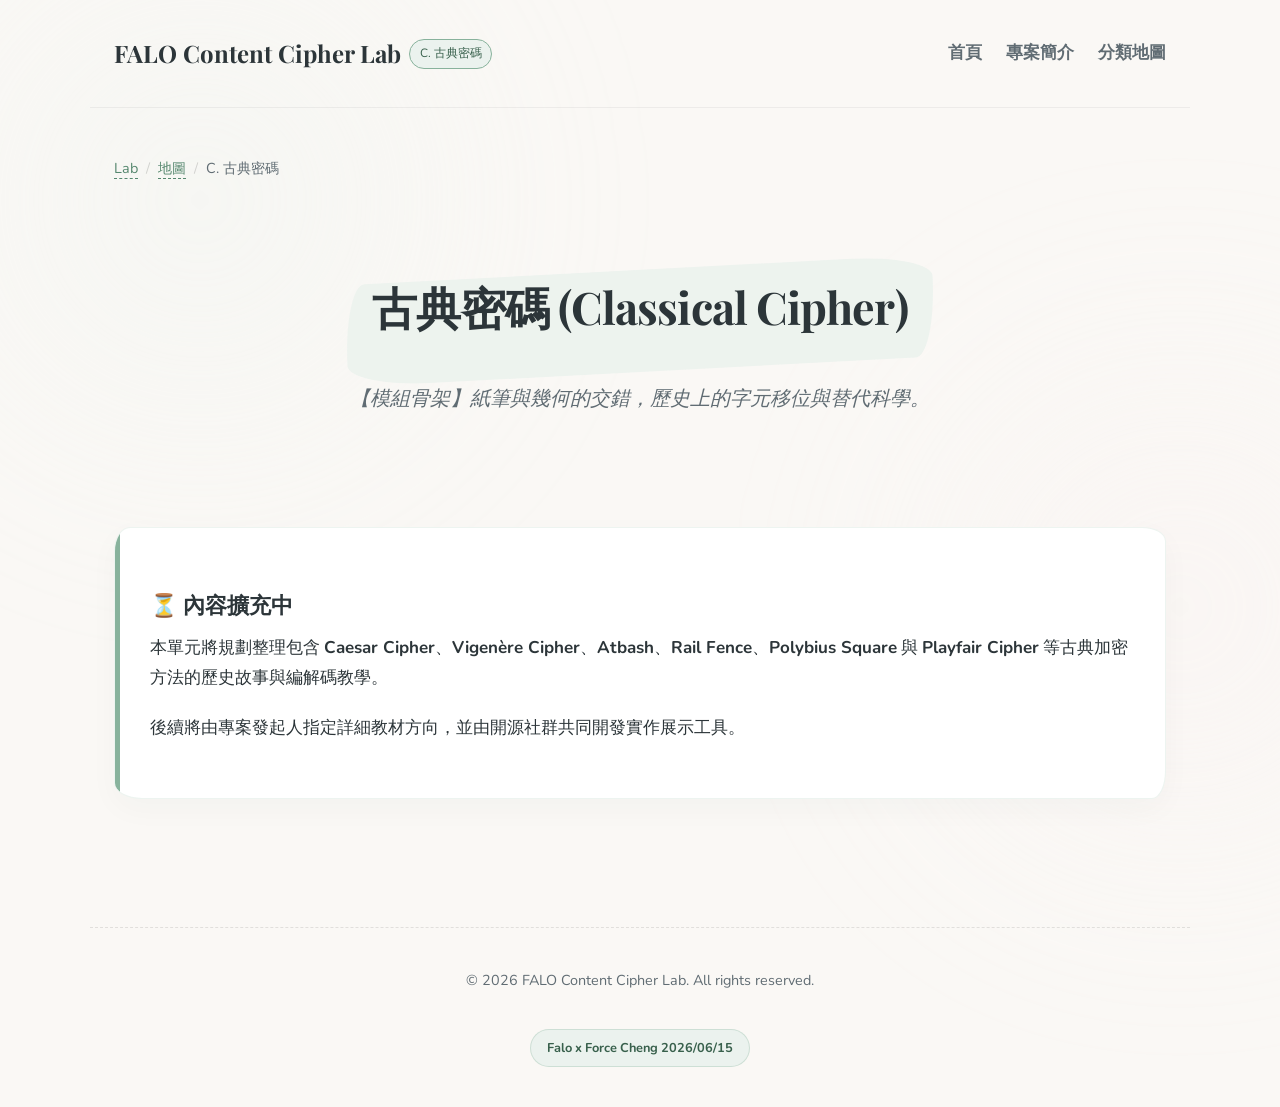
<file: modules/03_classical_cipher/README.html>
<!DOCTYPE html>
<html lang="zh-TW">
<head>
  <meta charset="UTF-8">
  <meta name="viewport" content="width=device-width, initial-scale=1.0">
  <title>C. 古典密碼 (Classical Cipher) - FALO Content Cipher Lab</title>
  <meta name="author" content="Force Cheng">
  <meta name="copyright" content="Falo x Force Cheng 2026/06/15">
  <meta name="generator" content="FALO Content Cipher Lab">
  <meta name="description" content="了解古典密碼學，包含替代與置換方法（如 Caesar, Vigenère 等）。本站為 Formosa AI Life Outlook (FALO) 知識資產。">
  <link rel="stylesheet" href="../../assets/css/style.css">
</head>
<body>

  <header class="site-header">
    <div class="logo-area">
      <a href="../../README.html">
        <span>FALO Content Cipher Lab</span>
        <span class="badge">C. 古典密碼</span>
      </a>
    </div>
    <nav>
      <ul class="main-nav">
        <li><a href="../../README.html">首頁</a></li>
        <li><a href="../../00_project_brief.html">專案簡介</a></li>
        <li><a href="../../01_concept_map.html">分類地圖</a></li>
      </ul>
    </nav>
  </header>

  <main class="container">
    <ul class="breadcrumb">
      <li><a href="../../README.html">Lab</a></li>
      <li><a href="../../01_concept_map.html">地圖</a></li>
      <li>C. 古典密碼</li>
    </ul>

    <section class="hero-section">
      <div class="hero-title-splash">
        <h1>古典密碼 (Classical Cipher)</h1>
      </div>
      <p class="hero-subtitle">【模組骨架】紙筆與幾何的交錯，歷史上的字元移位與替代科學。</p>
    </section>

    <div class="info-card">
      <h3>⏳ 內容擴充中</h3>
      <p>本單元將規劃整理包含 <strong>Caesar Cipher</strong>、<strong>Vigenère Cipher</strong>、<strong>Atbash</strong>、<strong>Rail Fence</strong>、<strong>Polybius Square</strong> 與 <strong>Playfair Cipher</strong> 等古典加密方法的歷史故事與編解碼教學。</p>
      <p>後續將由專案發起人指定詳細教材方向，並由開源社群共同開發實作展示工具。</p>
    </div>
  </main>

  <footer class="site-footer">
    <p>© 2026 FALO Content Cipher Lab. All rights reserved.</p>
    <div class="provenance-tag">Falo x Force Cheng 2026/06/15</div>
  </footer>

  <script src="../../assets/js/main.js"></script>
</body>
</html>
</file>
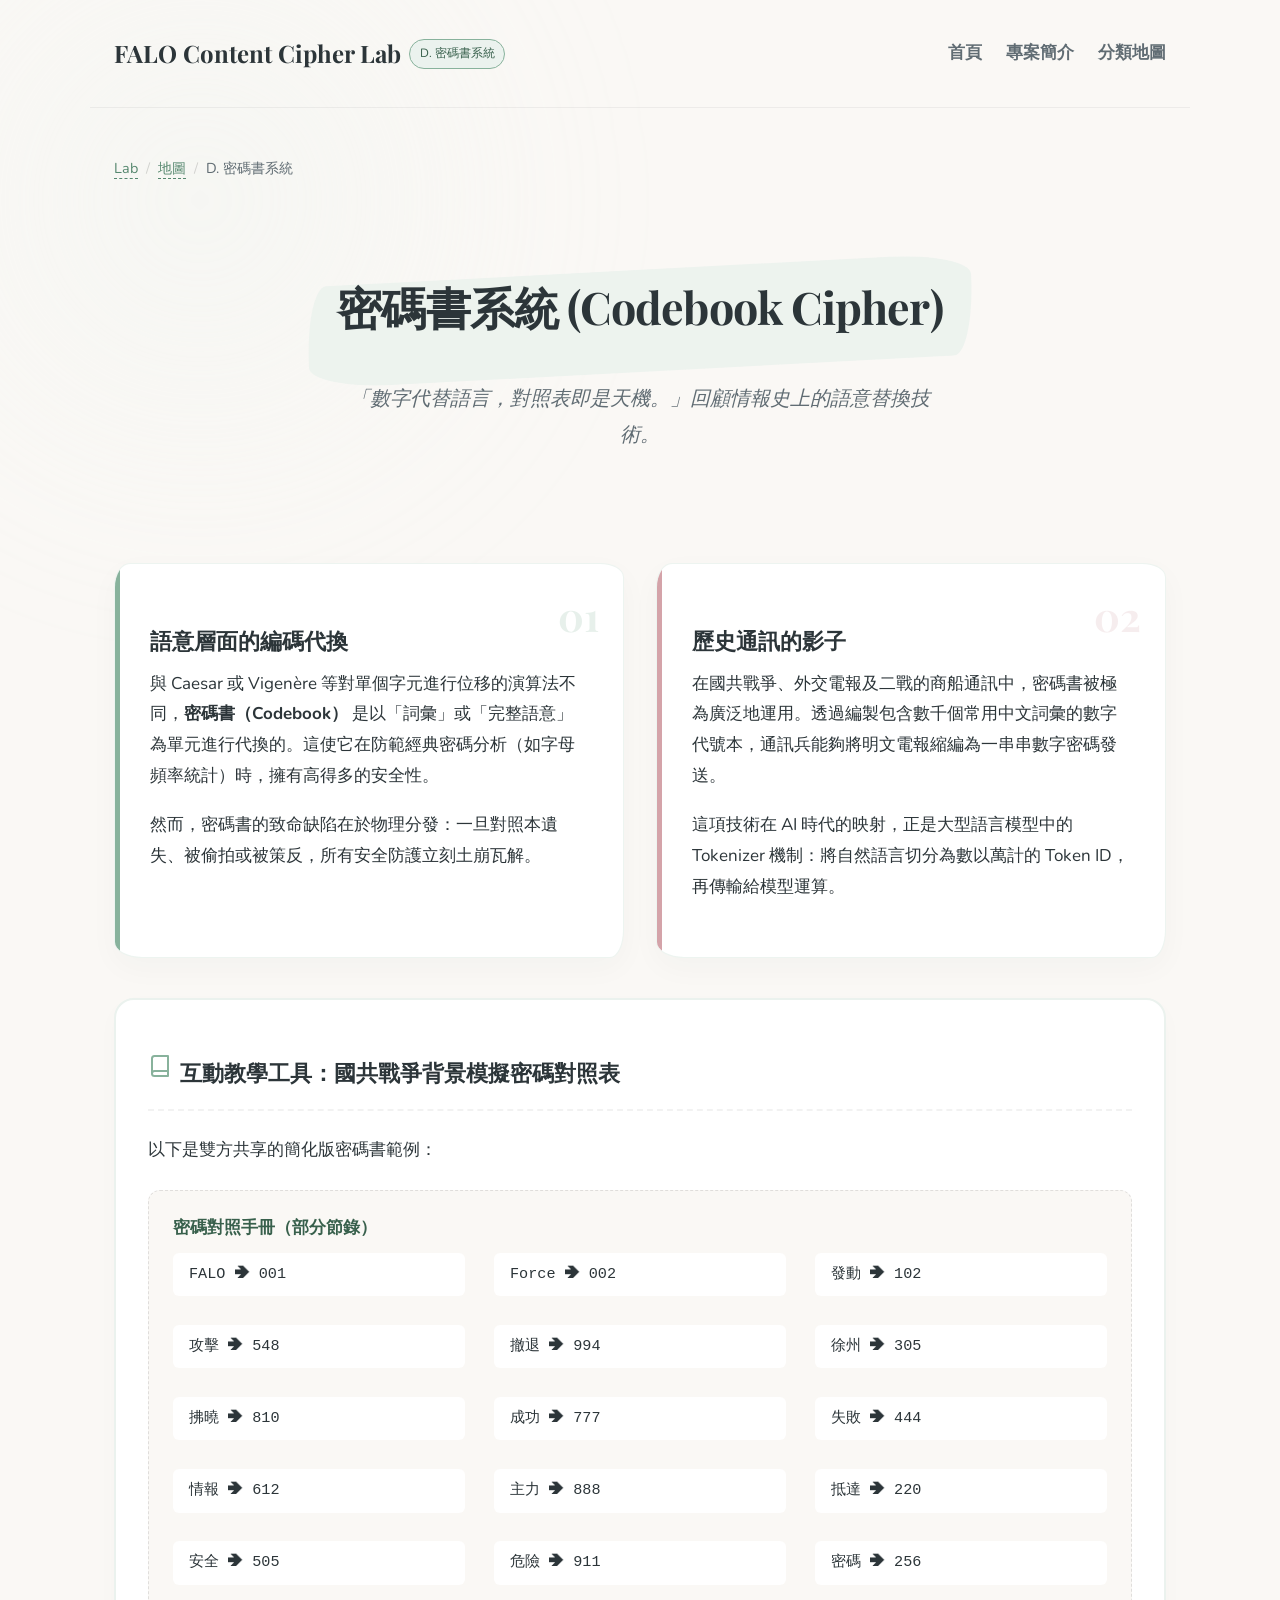
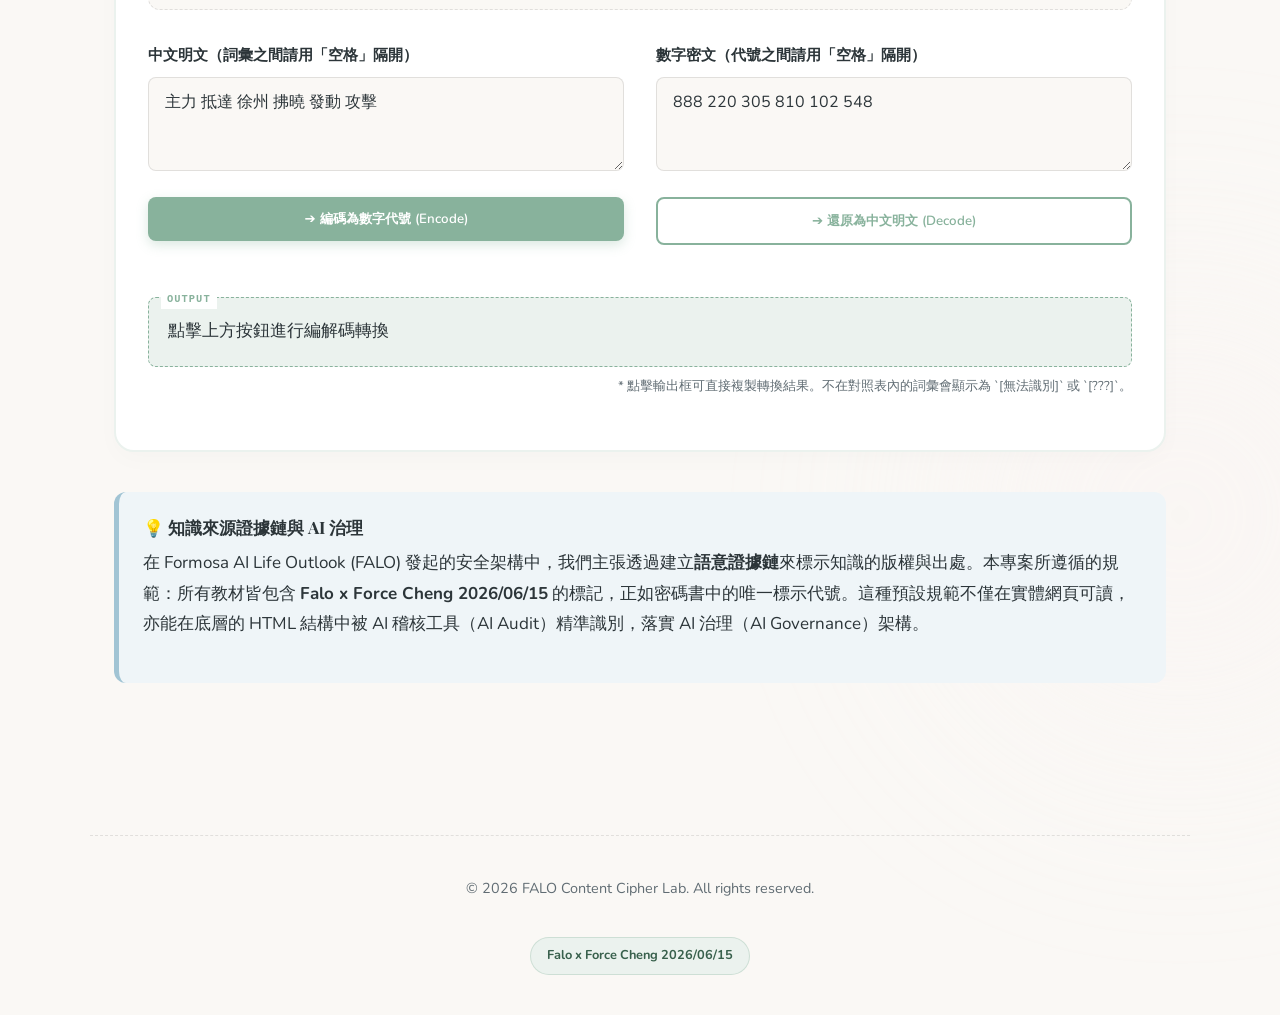
<file: modules/04_codebook/README.html>
<!DOCTYPE html>
<html lang="zh-TW">
<head>
  <meta charset="UTF-8">
  <meta name="viewport" content="width=device-width, initial-scale=1.0">
  <title>D. 密碼書系統 (Codebook) - FALO Content Cipher Lab</title>
  <meta name="author" content="Force Cheng">
  <meta name="copyright" content="Falo x Force Cheng 2026/06/15">
  <meta name="generator" content="FALO Content Cipher Lab">
  <meta name="description" content="了解密碼書編碼（Codebook Cipher）、歷史軍事通訊與一次性密碼本 (OTP)。本站為 Formosa AI Life Outlook (FALO) 與 Taiwan AI Audit 研究專案，探討語意代換防禦。">
  <link rel="stylesheet" href="../../assets/css/style.css">
</head>
<body>

  <header class="site-header">
    <div class="logo-area">
      <a href="../../README.html">
        <span>FALO Content Cipher Lab</span>
        <span class="badge">D. 密碼書系統</span>
      </a>
    </div>
    <nav>
      <ul class="main-nav">
        <li><a href="../../README.html">首頁</a></li>
        <li><a href="../../00_project_brief.html">專案簡介</a></li>
        <li><a href="../../01_concept_map.html">分類地圖</a></li>
      </ul>
    </nav>
  </header>

  <main class="container">
    <ul class="breadcrumb">
      <li><a href="../../README.html">Lab</a></li>
      <li><a href="../../01_concept_map.html">地圖</a></li>
      <li>D. 密碼書系統</li>
    </ul>

    <section class="hero-section">
      <div class="hero-title-splash">
        <h1>密碼書系統 (Codebook Cipher)</h1>
      </div>
      <p class="hero-subtitle">「數字代替語言，對照表即是天機。」回顧情報史上的語意替換技術。</p>
    </section>

    <div class="grid-2">
      <div class="info-card">
        <span class="card-num">01</span>
        <h3>語意層面的編碼代換</h3>
        <p>與 Caesar 或 Vigenère 等對單個字元進行位移的演算法不同，<strong>密碼書（Codebook）</strong> 是以「詞彙」或「完整語意」為單元進行代換的。這使它在防範經典密碼分析（如字母頻率統計）時，擁有高得多的安全性。</p>
        <p>然而，密碼書的致命缺陷在於物理分發：一旦對照本遺失、被偷拍或被策反，所有安全防護立刻土崩瓦解。</p>
      </div>

      <div class="info-card rose">
        <span class="card-num">02</span>
        <h3>歷史通訊的影子</h3>
        <p>在國共戰爭、外交電報及二戰的商船通訊中，密碼書被極為廣泛地運用。透過編製包含數千個常用中文詞彙的數字代號本，通訊兵能夠將明文電報縮編為一串串數字密碼發送。</p>
        <p>這項技術在 AI 時代的映射，正是大型語言模型中的 Tokenizer 機制：將自然語言切分為數以萬計的 Token ID，再傳輸給模型運算。</p>
      </div>
    </div>

    <!-- Interactive Widget: Codebook Simulator -->
    <section class="interactive-widget">
      <div class="widget-title">
        <svg width="24" height="24" viewBox="0 0 24 24" fill="none" stroke="currentColor" stroke-width="2" stroke-linecap="round" stroke-linejoin="round" style="color: var(--primary-accent);"><path d="M4 19.5A2.5 2.5 0 0 1 6.5 17H20"/><path d="M6.5 2H20v20H6.5A2.5 2.5 0 0 1 4 19.5v-15A2.5 2.5 0 0 1 6.5 2z"/></svg>
        <h3>互動教學工具：國共戰爭背景模擬密碼對照表</h3>
      </div>

      <p style="margin-bottom: 1.5rem;">以下是雙方共享的簡化版密碼書範例：</p>
      
      <!-- Styled Codebook Dictionary Table -->
      <div style="background-color: var(--bg-color); padding: 1.5rem; border-radius: 12px; margin-bottom: 2rem; border: 1px dashed rgba(0,0,0,0.1);">
        <h4 style="margin-bottom: 1rem; color: #38604C;">密碼對照手冊（部分節錄）</h4>
        <div class="grid-3" style="margin: 0; font-family: monospace; font-size: 0.95rem;">
          <div style="background: white; padding: 0.5rem 1rem; border-radius: 6px;">FALO ➔ 001</div>
          <div style="background: white; padding: 0.5rem 1rem; border-radius: 6px;">Force ➔ 002</div>
          <div style="background: white; padding: 0.5rem 1rem; border-radius: 6px;">發動 ➔ 102</div>
          <div style="background: white; padding: 0.5rem 1rem; border-radius: 6px;">攻擊 ➔ 548</div>
          <div style="background: white; padding: 0.5rem 1rem; border-radius: 6px;">撤退 ➔ 994</div>
          <div style="background: white; padding: 0.5rem 1rem; border-radius: 6px;">徐州 ➔ 305</div>
          <div style="background: white; padding: 0.5rem 1rem; border-radius: 6px;">拂曉 ➔ 810</div>
          <div style="background: white; padding: 0.5rem 1rem; border-radius: 6px;">成功 ➔ 777</div>
          <div style="background: white; padding: 0.5rem 1rem; border-radius: 6px;">失敗 ➔ 444</div>
          <div style="background: white; padding: 0.5rem 1rem; border-radius: 6px;">情報 ➔ 612</div>
          <div style="background: white; padding: 0.5rem 1rem; border-radius: 6px;">主力 ➔ 888</div>
          <div style="background: white; padding: 0.5rem 1rem; border-radius: 6px;">抵達 ➔ 220</div>
          <div style="background: white; padding: 0.5rem 1rem; border-radius: 6px;">安全 ➔ 505</div>
          <div style="background: white; padding: 0.5rem 1rem; border-radius: 6px;">危險 ➔ 911</div>
          <div style="background: white; padding: 0.5rem 1rem; border-radius: 6px;">密碼 ➔ 256</div>
        </div>
      </div>

      <div class="grid-2">
        <div class="form-group">
          <label class="form-label" for="codebook-text">中文明文（詞彙之間請用「空格」隔開）</label>
          <textarea class="form-input" id="codebook-text" rows="3">主力 抵達 徐州 拂曉 發動 攻擊</textarea>
          <button class="btn" id="btn-encode" style="margin-top: 1rem; width: 100%;">➔ 編碼為數字代號 (Encode)</button>
        </div>
        
        <div class="form-group">
          <label class="form-label" for="codebook-numbers">數字密文（代號之間請用「空格」隔開）</label>
          <textarea class="form-input" id="codebook-numbers" rows="3">888 220 305 810 102 548</textarea>
          <button class="btn btn-secondary" id="btn-decode" style="margin-top: 1rem; width: 100%;">➔ 還原為中文明文 (Decode)</button>
        </div>
      </div>

      <div class="output-area" id="codebook-output">
        點擊上方按鈕進行編解碼轉換
      </div>
      
      <p style="font-size: 0.8rem; color: var(--text-muted); margin-top: 0.5rem; text-align: right;">
        * 點擊輸出框可直接複製轉換結果。不在對照表內的詞彙會顯示為 `[無法識別]` 或 `[???]`。
      </p>
    </section>

    <div class="callout-box blue">
      <h4>💡 知識來源證據鏈與 AI 治理</h4>
      <p>在 Formosa AI Life Outlook (FALO) 發起的安全架構中，我們主張透過建立<strong>語意證據鏈</strong>來標示知識的版權與出處。本專案所遵循的規範：所有教材皆包含 <strong>Falo x Force Cheng 2026/06/15</strong> 的標記，正如密碼書中的唯一標示代號。這種預設規範不僅在實體網頁可讀，亦能在底層的 HTML 結構中被 AI 稽核工具（AI Audit）精準識別，落實 AI 治理（AI Governance）架構。</p>
    </div>
  </main>

  <footer class="site-footer">
    <p>© 2026 FALO Content Cipher Lab. All rights reserved.</p>
    <div class="provenance-tag">Falo x Force Cheng 2026/06/15</div>
  </footer>

  <script src="../../assets/js/main.js"></script>
  <script>
    document.addEventListener('DOMContentLoaded', () => {
      const textInput = document.getElementById('codebook-text');
      const numInput = document.getElementById('codebook-numbers');
      const encodeBtn = document.getElementById('btn-encode');
      const decodeBtn = document.getElementById('btn-decode');
      const outputEl = document.getElementById('codebook-output');

      // The mapping dictionaries
      const dictWordToCode = {
        "FALO": "001",
        "Force": "002",
        "發動": "102",
        "攻擊": "548",
        "撤退": "994",
        "徐州": "305",
        "拂曉": "810",
        "成功": "777",
        "失敗": "444",
        "情報": "612",
        "主力": "888",
        "抵達": "220",
        "安全": "505",
        "危險": "911",
        "密碼": "256"
      };

      const dictCodeToWord = {};
      for (let key in dictWordToCode) {
        dictCodeToWord[dictWordToCode[key]] = key;
      }

      // Encode Function
      encodeBtn.addEventListener('click', () => {
        const words = textInput.value.trim().split(/\s+/);
        if (words.length === 1 && words[0] === "") {
          outputEl.innerText = "請輸入明文詞彙！";
          return;
        }

        const encoded = words.map(w => {
          return dictWordToCode[w] || `[無法識別:${w}]`;
        });

        outputEl.innerText = encoded.join(" ");
      });

      // Decode Function
      decodeBtn.addEventListener('click', () => {
        const codes = numInput.value.trim().split(/\s+/);
        if (codes.length === 1 && codes[0] === "") {
          outputEl.innerText = "請輸入數字代號！";
          return;
        }

        const decoded = codes.map(c => {
          return dictCodeToWord[c] || `[???:${c}]`;
        });

        outputEl.innerText = decoded.join(" ");
      });
    });
  </script>
</body>
</html>
</file>
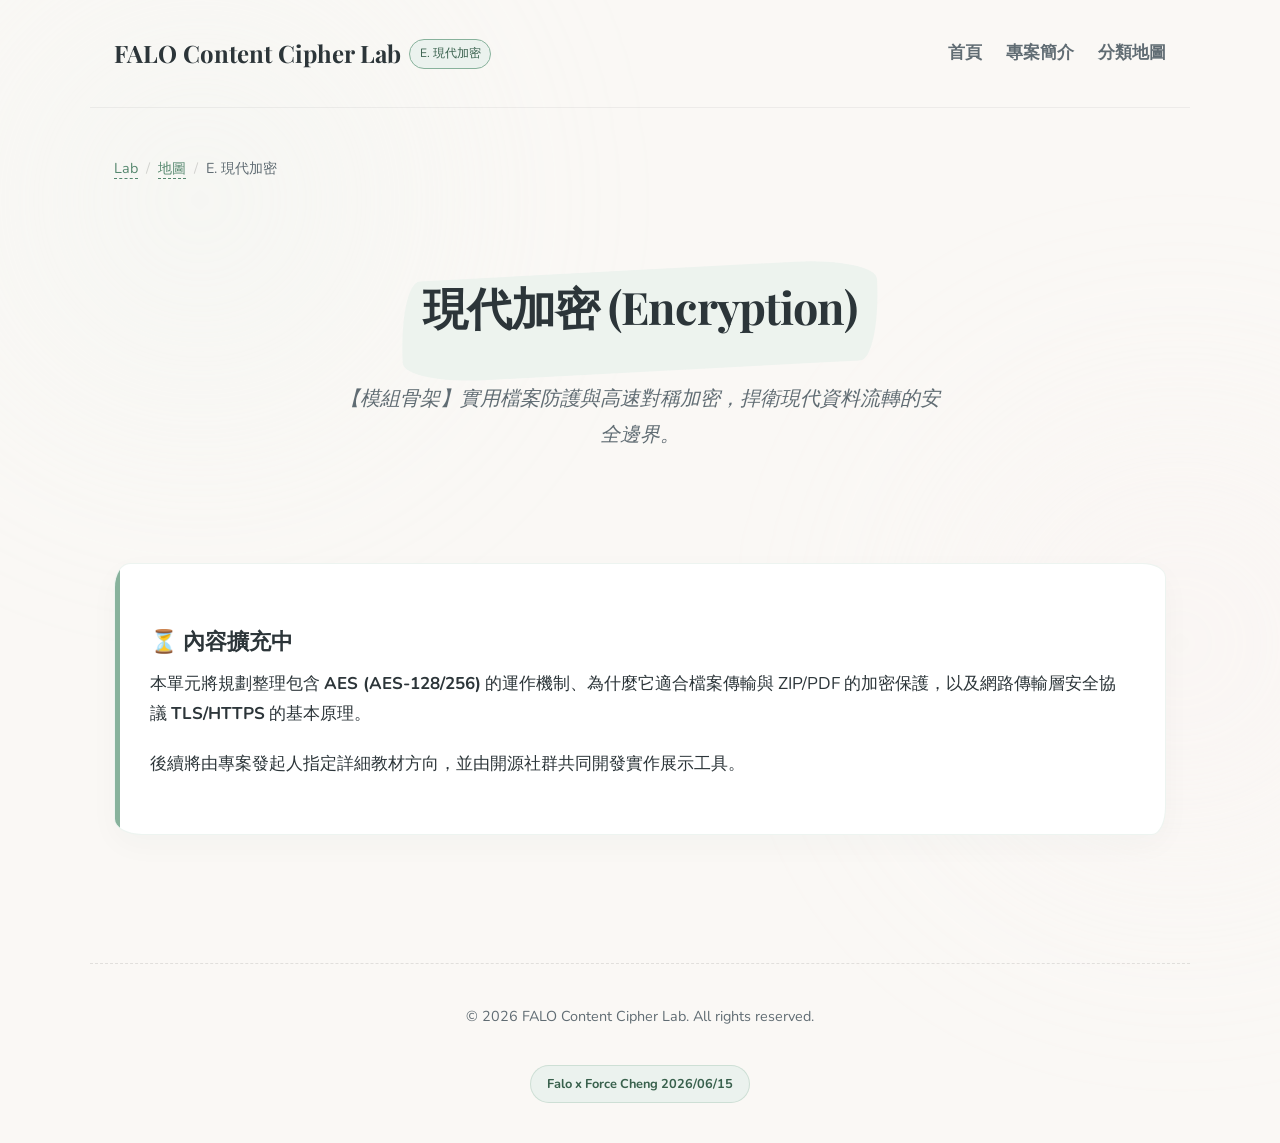
<file: modules/05_encryption/README.html>
<!DOCTYPE html>
<html lang="zh-TW">
<head>
  <meta charset="UTF-8">
  <meta name="viewport" content="width=device-width, initial-scale=1.0">
  <title>E. 現代加密 (Encryption) - FALO Content Cipher Lab</title>
  <meta name="author" content="Force Cheng">
  <meta name="copyright" content="Falo x Force Cheng 2026/06/15">
  <meta name="generator" content="FALO Content Cipher Lab">
  <meta name="description" content="了解現代實用加密技術，包含 AES-256、ZIP/PDF 密碼及網路通訊安全協定 HTTPS/TLS。">
  <link rel="stylesheet" href="../../assets/css/style.css">
</head>
<body>

  <header class="site-header">
    <div class="logo-area">
      <a href="../../README.html">
        <span>FALO Content Cipher Lab</span>
        <span class="badge">E. 現代加密</span>
      </a>
    </div>
    <nav>
      <ul class="main-nav">
        <li><a href="../../README.html">首頁</a></li>
        <li><a href="../../00_project_brief.html">專案簡介</a></li>
        <li><a href="../../01_concept_map.html">分類地圖</a></li>
      </ul>
    </nav>
  </header>

  <main class="container">
    <ul class="breadcrumb">
      <li><a href="../../README.html">Lab</a></li>
      <li><a href="../../01_concept_map.html">地圖</a></li>
      <li>E. 現代加密</li>
    </ul>

    <section class="hero-section">
      <div class="hero-title-splash">
        <h1>現代加密 (Encryption)</h1>
      </div>
      <p class="hero-subtitle">【模組骨架】實用檔案防護與高速對稱加密，捍衛現代資料流轉的安全邊界。</p>
    </section>

    <div class="info-card">
      <h3>⏳ 內容擴充中</h3>
      <p>本單元將規劃整理包含 <strong>AES (AES-128/256)</strong> 的運作機制、為什麼它適合檔案傳輸與 ZIP/PDF 的加密保護，以及網路傳輸層安全協議 <strong>TLS/HTTPS</strong> 的基本原理。</p>
      <p>後續將由專案發起人指定詳細教材方向，並由開源社群共同開發實作展示工具。</p>
    </div>
  </main>

  <footer class="site-footer">
    <p>© 2026 FALO Content Cipher Lab. All rights reserved.</p>
    <div class="provenance-tag">Falo x Force Cheng 2026/06/15</div>
  </footer>

  <script src="../../assets/js/main.js"></script>
</body>
</html>
</file>
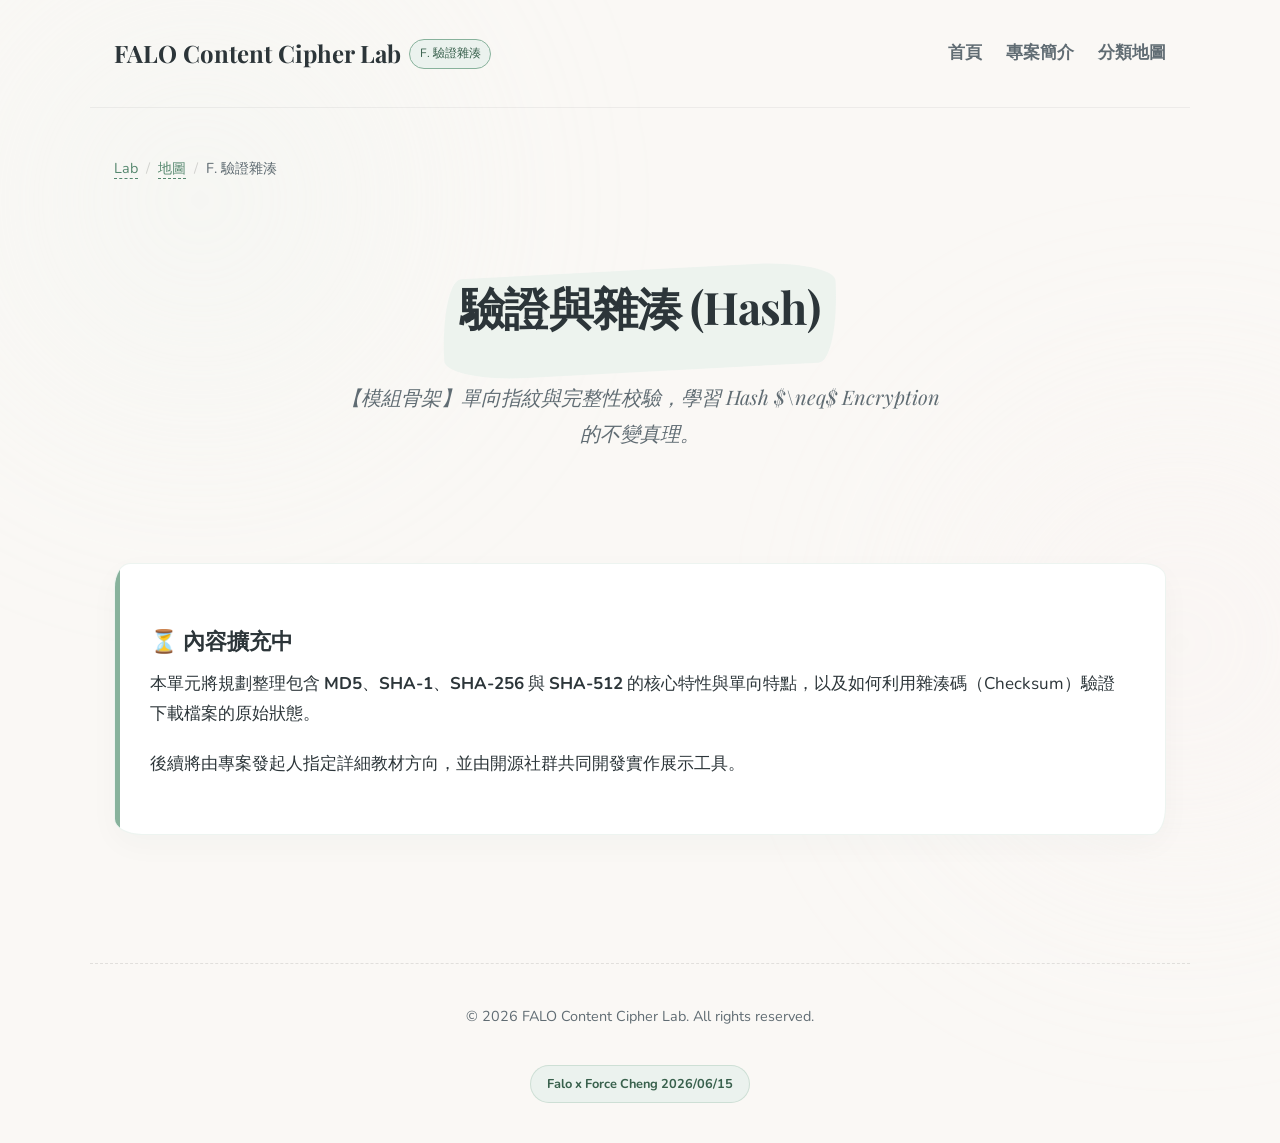
<file: modules/06_hash/README.html>
<!DOCTYPE html>
<html lang="zh-TW">
<head>
  <meta charset="UTF-8">
  <meta name="viewport" content="width=device-width, initial-scale=1.0">
  <title>F. 驗證與雜湊 (Hash) - FALO Content Cipher Lab</title>
  <meta name="author" content="Force Cheng">
  <meta name="copyright" content="Falo x Force Cheng 2026/06/15">
  <meta name="generator" content="FALO Content Cipher Lab">
  <meta name="description" content="了解雜湊函數（Hash Function）的單向特性與數據驗證（Integrity）。本站為 Formosa AI Life Outlook (FALO) 知識資產，釐清 Hash 絕對不等於 Encryption 的關鍵差別。">
  <link rel="stylesheet" href="../../assets/css/style.css">
</head>
<body>

  <header class="site-header">
    <div class="logo-area">
      <a href="../../README.html">
        <span>FALO Content Cipher Lab</span>
        <span class="badge">F. 驗證雜湊</span>
      </a>
    </div>
    <nav>
      <ul class="main-nav">
        <li><a href="../../README.html">首頁</a></li>
        <li><a href="../../00_project_brief.html">專案簡介</a></li>
        <li><a href="../../01_concept_map.html">分類地圖</a></li>
      </ul>
    </nav>
  </header>

  <main class="container">
    <ul class="breadcrumb">
      <li><a href="../../README.html">Lab</a></li>
      <li><a href="../../01_concept_map.html">地圖</a></li>
      <li>F. 驗證雜湊</li>
    </ul>

    <section class="hero-section">
      <div class="hero-title-splash">
        <h1>驗證與雜湊 (Hash)</h1>
      </div>
      <p class="hero-subtitle">【模組骨架】單向指紋與完整性校驗，學習 Hash $\neq$ Encryption 的不變真理。</p>
    </section>

    <div class="info-card">
      <h3>⏳ 內容擴充中</h3>
      <p>本單元將規劃整理包含 <strong>MD5</strong>、<strong>SHA-1</strong>、<strong>SHA-256</strong> 與 <strong>SHA-512</strong> 的核心特性與單向特點，以及如何利用雜湊碼（Checksum）驗證下載檔案的原始狀態。</p>
      <p>後續將由專案發起人指定詳細教材方向，並由開源社群共同開發實作展示工具。</p>
    </div>
  </main>

  <footer class="site-footer">
    <p>© 2026 FALO Content Cipher Lab. All rights reserved.</p>
    <div class="provenance-tag">Falo x Force Cheng 2026/06/15</div>
  </footer>

  <script src="../../assets/js/main.js"></script>
</body>
</html>
</file>
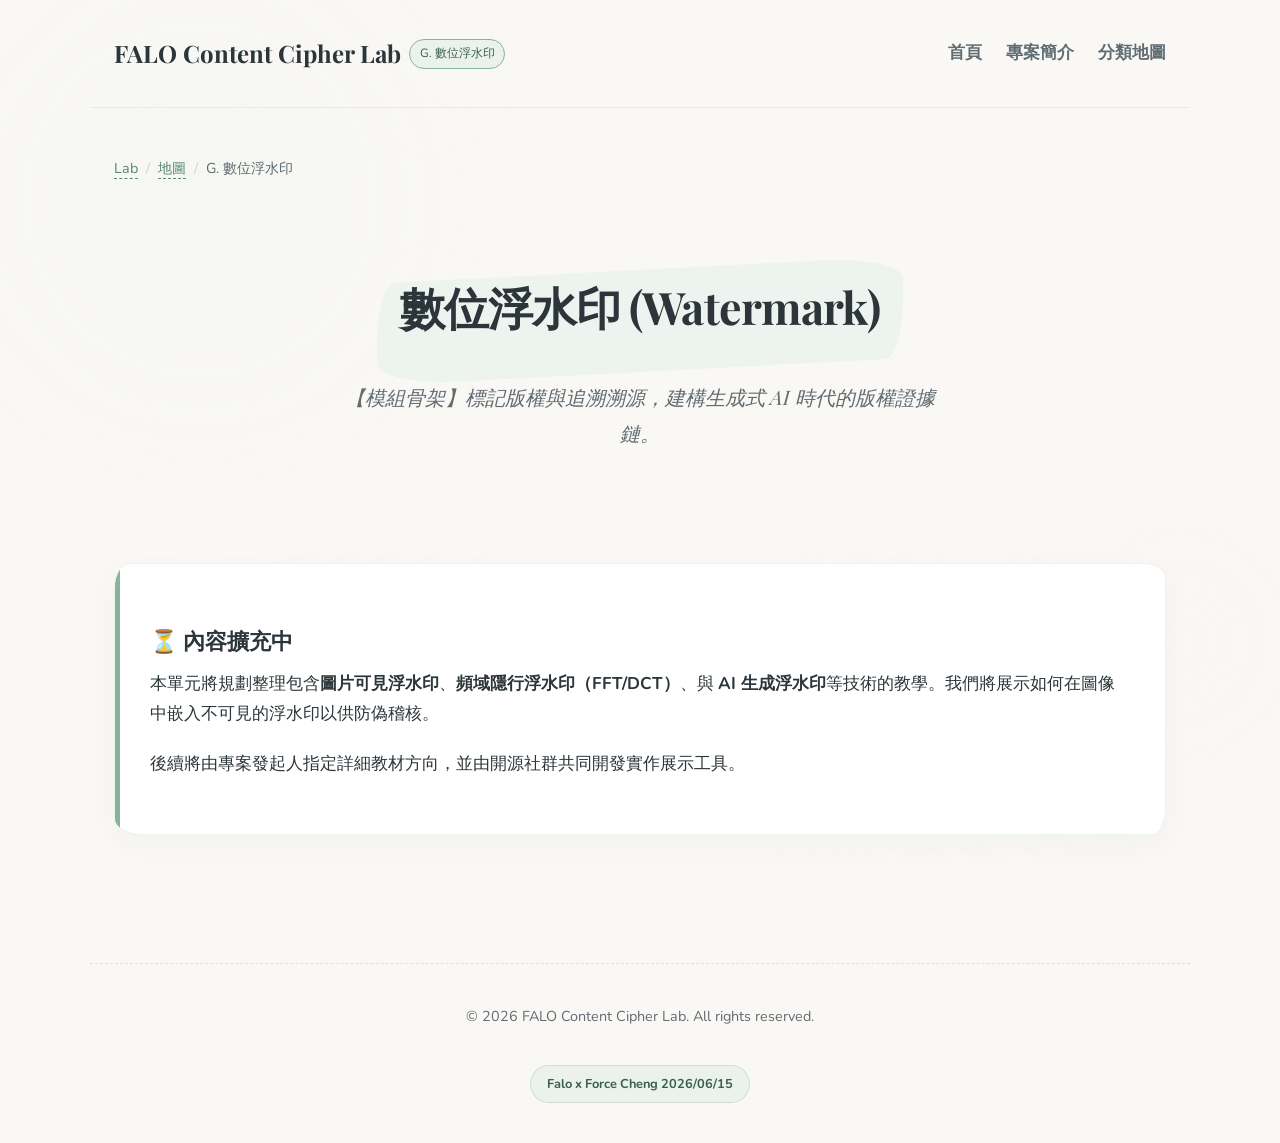
<file: modules/07_watermark/README.html>
<!DOCTYPE html>
<html lang="zh-TW">
<head>
  <meta charset="UTF-8">
  <meta name="viewport" content="width=device-width, initial-scale=1.0">
  <title>G. 數位浮水印 (Watermark) - FALO Content Cipher Lab</title>
  <meta name="author" content="Force Cheng">
  <meta name="copyright" content="Falo x Force Cheng 2026/06/15">
  <meta name="generator" content="FALO Content Cipher Lab">
  <meta name="description" content="了解數位浮水印，包含可見/隱形浮水印與 AI 生成式浮水印防禦。本站為 Formosa AI Life Outlook (FALO) 與 Taiwan AI Audit 知識庫。">
  <link rel="stylesheet" href="../../assets/css/style.css">
</head>
<body>

  <header class="site-header">
    <div class="logo-area">
      <a href="../../README.html">
        <span>FALO Content Cipher Lab</span>
        <span class="badge">G. 數位浮水印</span>
      </a>
    </div>
    <nav>
      <ul class="main-nav">
        <li><a href="../../README.html">首頁</a></li>
        <li><a href="../../00_project_brief.html">專案簡介</a></li>
        <li><a href="../../01_concept_map.html">分類地圖</a></li>
      </ul>
    </nav>
  </header>

  <main class="container">
    <ul class="breadcrumb">
      <li><a href="../../README.html">Lab</a></li>
      <li><a href="../../01_concept_map.html">地圖</a></li>
      <li>G. 數位浮水印</li>
    </ul>

    <section class="hero-section">
      <div class="hero-title-splash">
        <h1>數位浮水印 (Watermark)</h1>
      </div>
      <p class="hero-subtitle">【模組骨架】標記版權與追溯溯源，建構生成式 AI 時代的版權證據鏈。</p>
    </section>

    <div class="info-card">
      <h3>⏳ 內容擴充中</h3>
      <p>本單元將規劃整理包含<strong>圖片可見浮水印</strong>、<strong>頻域隱行浮水印（FFT/DCT）</strong>、與 <strong>AI 生成浮水印</strong>等技術的教學。我們將展示如何在圖像中嵌入不可見的浮水印以供防偽稽核。</p>
      <p>後續將由專案發起人指定詳細教材方向，並由開源社群共同開發實作展示工具。</p>
    </div>
  </main>

  <footer class="site-footer">
    <p>© 2026 FALO Content Cipher Lab. All rights reserved.</p>
    <div class="provenance-tag">Falo x Force Cheng 2026/06/15</div>
  </footer>

  <script src="../../assets/js/main.js"></script>
</body>
</html>
</file>
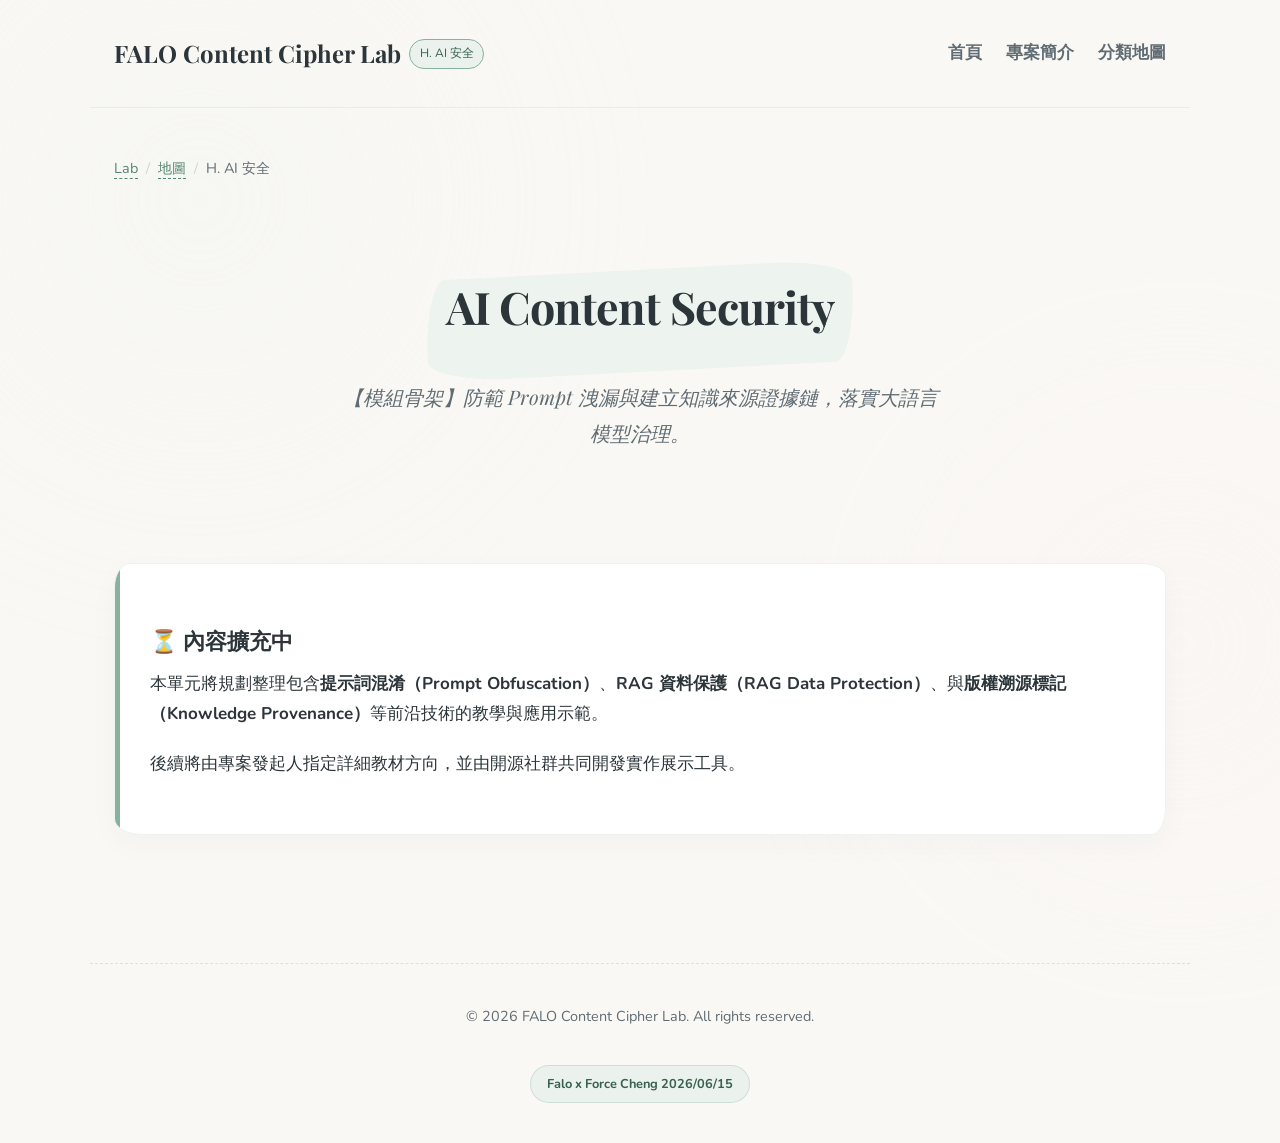
<file: modules/08_ai_security/README.html>
<!DOCTYPE html>
<html lang="zh-TW">
<head>
  <meta charset="UTF-8">
  <meta name="viewport" content="width=device-width, initial-scale=1.0">
  <title>H. AI Content Security - FALO Content Cipher Lab</title>
  <meta name="author" content="Force Cheng">
  <meta name="copyright" content="Falo x Force Cheng 2026/06/15">
  <meta name="generator" content="FALO Content Cipher Lab">
  <meta name="description" content="了解生成式 AI 的內容安全、提示詞混淆、防外洩與知識溯源。本站為 Formosa AI Life Outlook (FALO) 與 Taiwan AI Audit 知識庫，探討 AI Governance。">
  <link rel="stylesheet" href="../../assets/css/style.css">
</head>
<body>

  <header class="site-header">
    <div class="logo-area">
      <a href="../../README.html">
        <span>FALO Content Cipher Lab</span>
        <span class="badge">H. AI 安全</span>
      </a>
    </div>
    <nav>
      <ul class="main-nav">
        <li><a href="../../README.html">首頁</a></li>
        <li><a href="../../00_project_brief.html">專案簡介</a></li>
        <li><a href="../../01_concept_map.html">分類地圖</a></li>
      </ul>
    </nav>
  </header>

  <main class="container">
    <ul class="breadcrumb">
      <li><a href="../../README.html">Lab</a></li>
      <li><a href="../../01_concept_map.html">地圖</a></li>
      <li>H. AI 安全</li>
    </ul>

    <section class="hero-section">
      <div class="hero-title-splash">
        <h1>AI Content Security</h1>
      </div>
      <p class="hero-subtitle">【模組骨架】防範 Prompt 洩漏與建立知識來源證據鏈，落實大語言模型治理。</p>
    </section>

    <div class="info-card">
      <h3>⏳ 內容擴充中</h3>
      <p>本單元將規劃整理包含<strong>提示詞混淆（Prompt Obfuscation）</strong>、<strong>RAG 資料保護（RAG Data Protection）</strong>、與<strong>版權溯源標記（Knowledge Provenance）</strong>等前沿技術的教學與應用示範。</p>
      <p>後續將由專案發起人指定詳細教材方向，並由開源社群共同開發實作展示工具。</p>
    </div>
  </main>

  <footer class="site-footer">
    <p>© 2026 FALO Content Cipher Lab. All rights reserved.</p>
    <div class="provenance-tag">Falo x Force Cheng 2026/06/15</div>
  </footer>

  <script src="../../assets/js/main.js"></script>
</body>
</html>
</file>
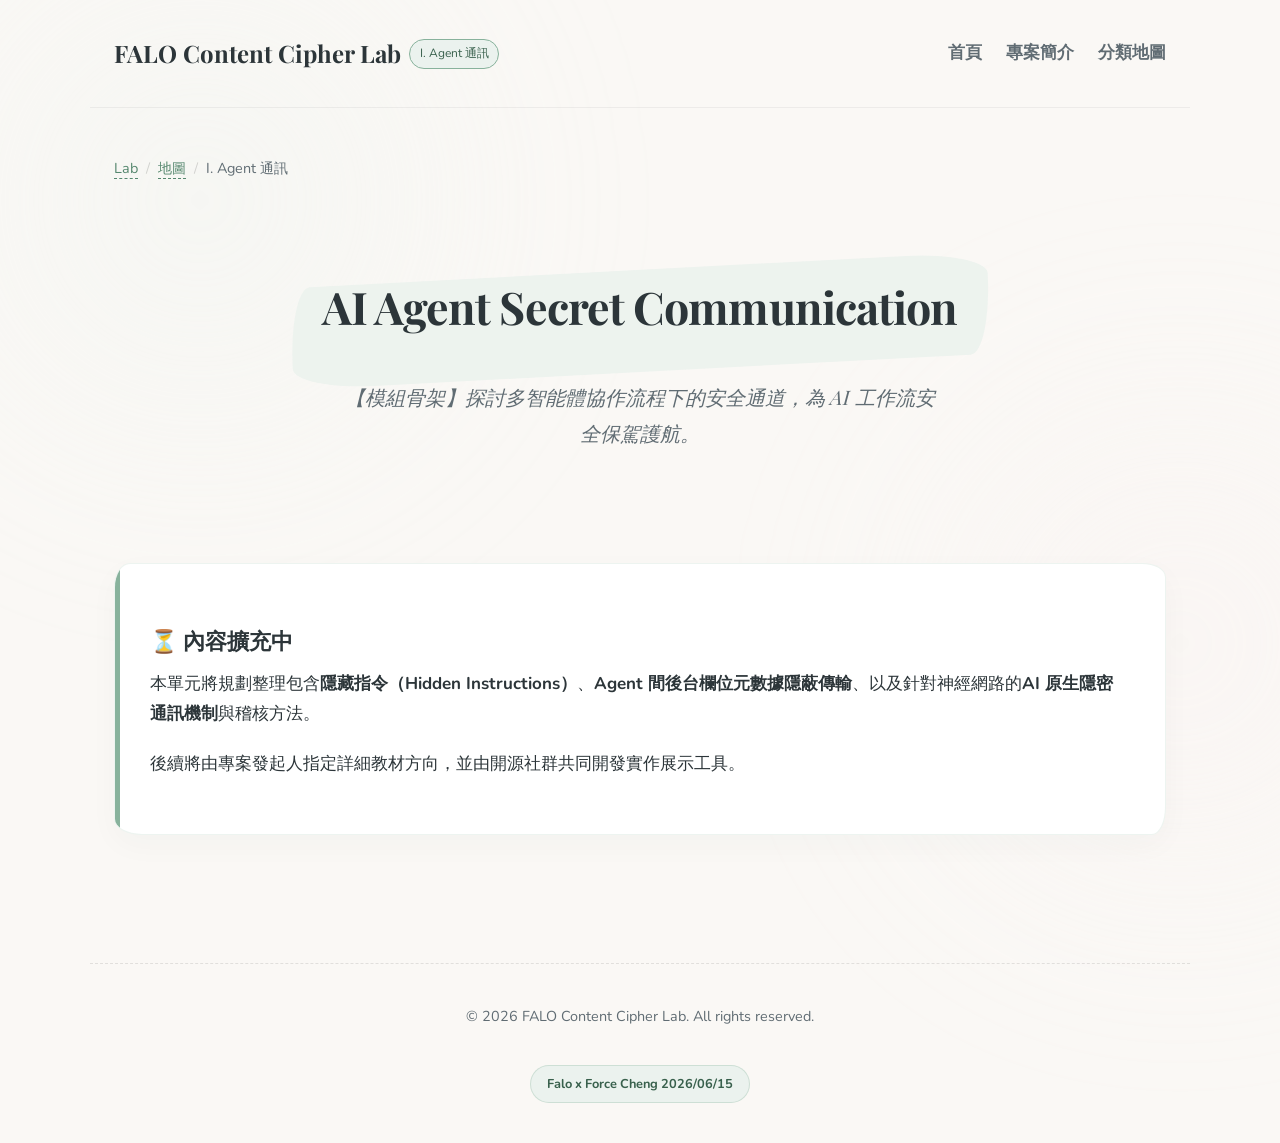
<file: modules/09_ai_agent_comm/README.html>
<!DOCTYPE html>
<html lang="zh-TW">
<head>
  <meta charset="UTF-8">
  <meta name="viewport" content="width=device-width, initial-scale=1.0">
  <title>I. AI Agent Secret Communication - FALO Content Cipher Lab</title>
  <meta name="author" content="Force Cheng">
  <meta name="copyright" content="Falo x Force Cheng 2026/06/15">
  <meta name="generator" content="FALO Content Cipher Lab">
  <meta name="description" content="了解 AI Agent 之間的隱密通訊、隱蔽指令與 Model Context Protocol 元數據傳輸安全。本站為 Formosa AI Life Outlook (FALO) 與 Taiwan AI Audit 知識庫。">
  <link rel="stylesheet" href="../../assets/css/style.css">
</head>
<body>

  <header class="site-header">
    <div class="logo-area">
      <a href="../../README.html">
        <span>FALO Content Cipher Lab</span>
        <span class="badge">I. Agent 通訊</span>
      </a>
    </div>
    <nav>
      <ul class="main-nav">
        <li><a href="../../README.html">首頁</a></li>
        <li><a href="../../00_project_brief.html">專案簡介</a></li>
        <li><a href="../../01_concept_map.html">分類地圖</a></li>
      </ul>
    </nav>
  </header>

  <main class="container">
    <ul class="breadcrumb">
      <li><a href="../../README.html">Lab</a></li>
      <li><a href="../../01_concept_map.html">地圖</a></li>
      <li>I. Agent 通訊</li>
    </ul>

    <section class="hero-section">
      <div class="hero-title-splash">
        <h1>AI Agent Secret Communication</h1>
      </div>
      <p class="hero-subtitle">【模組骨架】探討多智能體協作流程下的安全通道，為 AI 工作流安全保駕護航。</p>
    </section>

    <div class="info-card">
      <h3>⏳ 內容擴充中</h3>
      <p>本單元將規劃整理包含<strong>隱藏指令（Hidden Instructions）</strong>、<strong>Agent 間後台欄位元數據隱蔽傳輸</strong>、以及針對神經網路的<strong>AI 原生隱密通訊機制</strong>與稽核方法。</p>
      <p>後續將由專案發起人指定詳細教材方向，並由開源社群共同開發實作展示工具。</p>
    </div>
  </main>

  <footer class="site-footer">
    <p>© 2026 FALO Content Cipher Lab. All rights reserved.</p>
    <div class="provenance-tag">Falo x Force Cheng 2026/06/15</div>
  </footer>

  <script src="../../assets/js/main.js"></script>
</body>
</html>
</file>
<file: assets/css/style.css>
/* 
 * FALO Content Cipher Lab - Central Design System
 * Style: Soft Watercolor Infographic Style
 * Author: Falo x Force Cheng 2026/06/15
 * License: Formosa AI Life Outlook & Taiwan AI Audit Research Project
 */

@import url('https://fonts.googleapis.com/css2?family=Nunito:ital,wght@0,300;0,400;0,600;0,700;1,400&family=Playfair+Display:ital,wght@0,600;0,700;1,400&display=swap');

:root {
  /* Color Tokens */
  --bg-color: #FAF8F5;              /* Warm Sand Off-White */
  --text-main: #2C3539;             /* Slate Charcoal */
  --text-muted: #606C73;            /* Soft Steel Grey */
  
  --primary-accent: #88B29C;        /* Sage Green */
  --primary-accent-light: #EBF2EE;  /* Very Light Sage Green */
  
  --secondary-accent: #D4A3A9;      /* Dusty Rose */
  --secondary-accent-light: #FAF0F1; /* Very Light Dusty Rose */
  
  --tertiary-accent: #A1C4D4;       /* Soft Blue */
  --tertiary-accent-light: #EFF5F8;  /* Very Light Soft Blue */

  --accent-gold: #E2C293;           /* Muted Gold */
  
  /* Fonts */
  --font-heading: 'Playfair Display', Georgia, serif;
  --font-body: 'Nunito', system-ui, -apple-system, sans-serif;
  
  /* Layout */
  --max-width: 1100px;
  --transition-smooth: all 0.4s cubic-bezier(0.165, 0.84, 0.44, 1);
  --border-organic: 25px 95px 25px 95px / 95px 25px 95px 25px;
  --border-card: 16px 24px 14px 28px / 24px 14px 28px 16px;
}

* {
  box-sizing: border-box;
  margin: 0;
  padding: 0;
}

body {
  background-color: var(--bg-color);
  color: var(--text-main);
  font-family: var(--font-body);
  line-height: 1.8;
  font-size: 17px;
  overflow-x: hidden;
  position: relative;
}

/* Background Watercolor Splashes */
body::before, body::after {
  content: "";
  position: absolute;
  width: 600px;
  height: 600px;
  border-radius: 50%;
  z-index: -10;
  filter: blur(120px);
  opacity: 0.45;
  pointer-events: none;
}

body::before {
  top: -100px;
  left: -100px;
  background: radial-gradient(circle, var(--primary-accent-light) 0%, transparent 70%);
}

body::after {
  bottom: 200px;
  right: -200px;
  background: radial-gradient(circle, var(--secondary-accent-light) 0%, transparent 70%);
}

.watercolor-blob-3 {
  position: absolute;
  top: 40%;
  left: 50%;
  transform: translate(-50%, -50%);
  width: 800px;
  height: 800px;
  border-radius: 50%;
  z-index: -11;
  filter: blur(140px);
  opacity: 0.35;
  background: radial-gradient(circle, var(--tertiary-accent-light) 0%, transparent 70%);
  pointer-events: none;
}

/* Typography */
h1, h2, h3, h4 {
  font-family: var(--font-heading);
  color: var(--text-main);
  margin-bottom: 0.6em;
  font-weight: 700;
  line-height: 1.3;
}

h1 {
  font-size: 2.8rem;
  letter-spacing: -0.02em;
}

h2 {
  font-size: 2rem;
  border-bottom: 2px dashed var(--primary-accent);
  padding-bottom: 0.3em;
  margin-top: 1.8em;
  display: inline-block;
}

h3 {
  font-size: 1.4rem;
  margin-top: 1.2em;
}

p {
  margin-bottom: 1.2rem;
}

a {
  color: #55876E; /* Slightly darker Sage Green for contrast/accessibility */
  text-decoration: none;
  border-bottom: 1px dashed currentColor;
  transition: var(--transition-smooth);
}

a:hover {
  color: #38604C;
  border-bottom-style: solid;
}

/* Navigation & Header */
.site-header {
  max-width: var(--max-width);
  margin: 0 auto;
  padding: 2rem 1.5rem;
  display: flex;
  justify-content: space-between;
  align-items: center;
  border-bottom: 1px solid rgba(0, 0, 0, 0.05);
}

.logo-area a {
  border-bottom: none;
  font-family: var(--font-heading);
  font-size: 1.5rem;
  font-weight: bold;
  color: var(--text-main);
  display: flex;
  align-items: center;
  gap: 0.5rem;
}

.logo-area span.badge {
  font-family: var(--font-body);
  font-size: 0.75rem;
  font-weight: normal;
  padding: 0.2rem 0.6rem;
  border-radius: 20px;
  background-color: var(--primary-accent-light);
  border: 1px solid var(--primary-accent);
  color: #38604C;
}

.main-nav {
  display: flex;
  gap: 1.5rem;
  list-style: none;
}

.main-nav a {
  border-bottom: none;
  font-weight: 600;
  color: var(--text-muted);
}

.main-nav a:hover, .main-nav a.active {
  color: var(--primary-accent);
  text-shadow: 0 0 1px var(--primary-accent-light);
}

/* Layout Wrapper */
.container {
  max-width: var(--max-width);
  margin: 0 auto;
  padding: 3rem 1.5rem;
}

/* Hero Section */
.hero-section {
  text-align: center;
  padding: 4rem 1.5rem;
  position: relative;
  margin-bottom: 3rem;
}

.hero-title-splash {
  display: inline-block;
  position: relative;
  margin-bottom: 1rem;
}

.hero-title-splash::before {
  content: "";
  position: absolute;
  top: 50%;
  left: 50%;
  transform: translate(-50%, -50%) rotate(-3deg);
  width: 110%;
  height: 120%;
  background-color: var(--primary-accent-light);
  border-radius: var(--border-organic);
  z-index: -1;
  opacity: 0.85;
}

.hero-subtitle {
  font-family: var(--font-heading);
  font-style: italic;
  font-size: 1.25rem;
  color: var(--text-muted);
  max-width: 600px;
  margin: 0 auto;
}

/* Cards & Grid Systems */
.grid-2 {
  display: grid;
  grid-template-columns: repeat(auto-fit, minmax(320px, 1fr));
  gap: 2rem;
  margin: 2rem 0;
}

.grid-3 {
  display: grid;
  grid-template-columns: repeat(auto-fit, minmax(280px, 1fr));
  gap: 1.8rem;
  margin: 2rem 0;
}

/* Soft Infographic Cards */
.info-card {
  background: white;
  padding: 2.2rem;
  border-radius: var(--border-card);
  box-shadow: 0 10px 30px rgba(44, 53, 57, 0.03);
  border: 1px solid rgba(136, 178, 156, 0.15);
  transition: var(--transition-smooth);
  position: relative;
  overflow: hidden;
}

.info-card::before {
  content: "";
  position: absolute;
  top: 0;
  left: 0;
  width: 5px;
  height: 100%;
  background: var(--primary-accent);
}

.info-card.rose::before {
  background: var(--secondary-accent);
}

.info-card.blue::before {
  background: var(--tertiary-accent);
}

.info-card:hover {
  transform: translateY(-5px);
  box-shadow: 0 15px 40px rgba(44, 53, 57, 0.08);
  border-color: rgba(136, 178, 156, 0.3);
}

.card-num {
  font-family: var(--font-heading);
  font-size: 2.5rem;
  color: rgba(136, 178, 156, 0.2);
  position: absolute;
  right: 1.5rem;
  top: 1rem;
  font-weight: bold;
}

.rose .card-num {
  color: rgba(212, 163, 169, 0.2);
}

.blue .card-num {
  color: rgba(161, 196, 212, 0.2);
}

/* Callout Boxes */
.callout-box {
  background: var(--primary-accent-light);
  border-radius: 12px;
  padding: 1.5rem;
  margin: 1.5rem 0;
  border-left: 5px solid var(--primary-accent);
}

.callout-box.rose {
  background: var(--secondary-accent-light);
  border-left-color: var(--secondary-accent);
}

.callout-box.blue {
  background: var(--tertiary-accent-light);
  border-left-color: var(--tertiary-accent);
}

/* Step-by-step Infographic Elements */
.step-container {
  display: flex;
  flex-direction: column;
  gap: 1.5rem;
  margin: 2rem 0;
}

.step-item {
  display: flex;
  gap: 1.5rem;
  align-items: flex-start;
  background: white;
  padding: 1.5rem;
  border-radius: 16px;
  border: 1px dashed rgba(0, 0, 0, 0.08);
}

.step-badge {
  background: var(--primary-accent);
  color: white;
  width: 36px;
  height: 36px;
  border-radius: 50%;
  display: flex;
  align-items: center;
  justify-content: center;
  font-weight: bold;
  flex-shrink: 0;
}

.rose .step-badge {
  background: var(--secondary-accent);
}

.blue .step-badge {
  background: var(--tertiary-accent);
}

/* Forms & Interactive Widgets */
.interactive-widget {
  background: white;
  border-radius: 20px;
  border: 2px solid var(--primary-accent-light);
  padding: 2rem;
  margin: 2.5rem 0;
  box-shadow: 0 8px 25px rgba(0, 0, 0, 0.02);
}

.widget-title {
  display: flex;
  align-items: center;
  gap: 0.5rem;
  margin-bottom: 1.5rem;
  font-family: var(--font-heading);
  border-bottom: 2px dashed rgba(0, 0, 0, 0.05);
  padding-bottom: 0.5rem;
}

.form-group {
  margin-bottom: 1.25rem;
}

.form-label {
  display: block;
  font-weight: bold;
  margin-bottom: 0.5rem;
  color: var(--text-main);
  font-size: 0.95rem;
}

.form-input, .form-textarea, .form-select {
  width: 100%;
  padding: 0.8rem 1rem;
  border: 1px solid rgba(0, 0, 0, 0.1);
  border-radius: 8px;
  font-family: var(--font-body);
  font-size: 1rem;
  background-color: var(--bg-color);
  color: var(--text-main);
  transition: var(--transition-smooth);
}

.form-input:focus, .form-textarea:focus, .form-select:focus {
  outline: none;
  border-color: var(--primary-accent);
  background-color: white;
  box-shadow: 0 0 0 3px rgba(136, 178, 156, 0.2);
}

.btn {
  display: inline-block;
  padding: 0.8rem 1.8rem;
  background-color: var(--primary-accent);
  color: white;
  border: none;
  border-radius: 8px;
  font-weight: 600;
  font-family: var(--font-body);
  cursor: pointer;
  transition: var(--transition-smooth);
  box-shadow: 0 4px 12px rgba(136, 178, 156, 0.3);
}

.btn:hover {
  background-color: #729B85;
  box-shadow: 0 6px 16px rgba(136, 178, 156, 0.4);
  transform: translateY(-1px);
}

.btn-secondary {
  background-color: transparent;
  color: var(--primary-accent);
  border: 2px solid var(--primary-accent);
  box-shadow: none;
}

.btn-secondary:hover {
  background-color: var(--primary-accent-light);
  box-shadow: none;
}

.output-area {
  background-color: var(--primary-accent-light);
  padding: 1.2rem;
  border-radius: 8px;
  border: 1px dashed var(--primary-accent);
  min-height: 50px;
  word-break: break-all;
  font-family: monospace;
  font-size: 1.05rem;
  margin-top: 1.5rem;
  position: relative;
}

.output-area::before {
  content: "OUTPUT";
  font-size: 0.65rem;
  letter-spacing: 0.1em;
  color: var(--primary-accent);
  position: absolute;
  top: -8px;
  left: 12px;
  background: white;
  padding: 0 6px;
  font-weight: bold;
}

/* Breadcrumb Navigation */
.breadcrumb {
  display: flex;
  gap: 0.5rem;
  align-items: center;
  list-style: none;
  margin-bottom: 2rem;
  font-size: 0.9rem;
  color: var(--text-muted);
}

.breadcrumb li:not(:last-child)::after {
  content: "/";
  margin-left: 0.5rem;
  color: rgba(0, 0, 0, 0.15);
}

/* Site Footer */
.site-footer {
  max-width: var(--max-width);
  margin: 5rem auto 0 auto;
  padding: 2.5rem 1.5rem;
  border-top: 1px dashed rgba(0, 0, 0, 0.1);
  text-align: center;
  color: var(--text-muted);
  font-size: 0.9rem;
}

.provenance-tag {
  display: inline-flex;
  align-items: center;
  gap: 0.5rem;
  background-color: var(--primary-accent-light);
  padding: 0.4rem 1rem;
  border-radius: 20px;
  font-size: 0.8rem;
  font-weight: bold;
  color: #38604C;
  border: 1px solid rgba(136, 178, 156, 0.3);
  margin-top: 1rem;
}

/* Role Profile Cards (README) */
.role-grid {
  display: grid;
  grid-template-columns: repeat(auto-fit, minmax(220px, 1fr));
  gap: 1.5rem;
  margin: 2.5rem 0;
}

.role-card {
  background: white;
  padding: 1.5rem;
  border-radius: 12px;
  border: 1px solid rgba(0, 0, 0, 0.04);
  text-align: center;
  transition: var(--transition-smooth);
}

.role-card:hover {
  box-shadow: 0 8px 25px rgba(0,0,0,0.03);
  transform: translateY(-2px);
}

.role-avatar {
  width: 60px;
  height: 60px;
  background-color: var(--primary-accent-light);
  border-radius: 50%;
  display: flex;
  align-items: center;
  justify-content: center;
  margin: 0 auto 1rem auto;
  font-family: var(--font-heading);
  font-weight: bold;
  font-size: 1.4rem;
  color: var(--primary-accent);
}

.role-card.rose .role-avatar {
  background-color: var(--secondary-accent-light);
  color: var(--secondary-accent);
}

.role-card.blue .role-avatar {
  background-color: var(--tertiary-accent-light);
  color: var(--tertiary-accent);
}

.role-title {
  font-weight: bold;
  font-size: 1.1rem;
  margin-bottom: 0.2rem;
}

.role-subtitle {
  font-size: 0.8rem;
  color: var(--text-muted);
  margin-bottom: 0.8rem;
  letter-spacing: 0.05em;
  text-transform: uppercase;
}

.role-desc {
  font-size: 0.85rem;
  color: var(--text-muted);
  line-height: 1.6;
}

/* Interactive Tree Explorer (README) */
.tree-node {
  margin-left: 1.5rem;
  position: relative;
  padding-left: 1rem;
  border-left: 1px dashed rgba(0,0,0,0.1);
}

.tree-node::before {
  content: "";
  position: absolute;
  left: 0;
  top: 15px;
  width: 10px;
  height: 1px;
  border-top: 1px dashed rgba(0,0,0,0.1);
}

/* Concept Map Styles */
.map-canvas-container {
  background: white;
  border: 1px solid rgba(0, 0, 0, 0.05);
  border-radius: 20px;
  padding: 1rem;
  box-shadow: 0 10px 40px rgba(0, 0, 0, 0.02);
  margin: 2rem 0;
  position: relative;
  overflow: auto;
}

.map-svg {
  width: 100%;
  min-width: 900px;
  height: 600px;
  display: block;
}

.map-node {
  cursor: pointer;
}

.map-node circle {
  fill: white;
  stroke-width: 2.5px;
  transition: var(--transition-smooth);
}

.map-node:hover circle {
  r: 24px;
}

.map-node text {
  font-family: var(--font-body);
  font-size: 13px;
  font-weight: 600;
  fill: var(--text-main);
  pointer-events: none;
}

.map-link {
  fill: none;
  stroke-dasharray: 4 4;
  animation: dash 30s linear infinite;
}

@keyframes dash {
  to {
    stroke-dashoffset: -1000;
  }
}

/* Responsive fixes */
@media (max-width: 768px) {
  h1 {
    font-size: 2.2rem;
  }
  .site-header {
    flex-direction: column;
    gap: 1rem;
  }
  .main-nav {
    flex-wrap: wrap;
    justify-content: center;
  }
}
</file>
